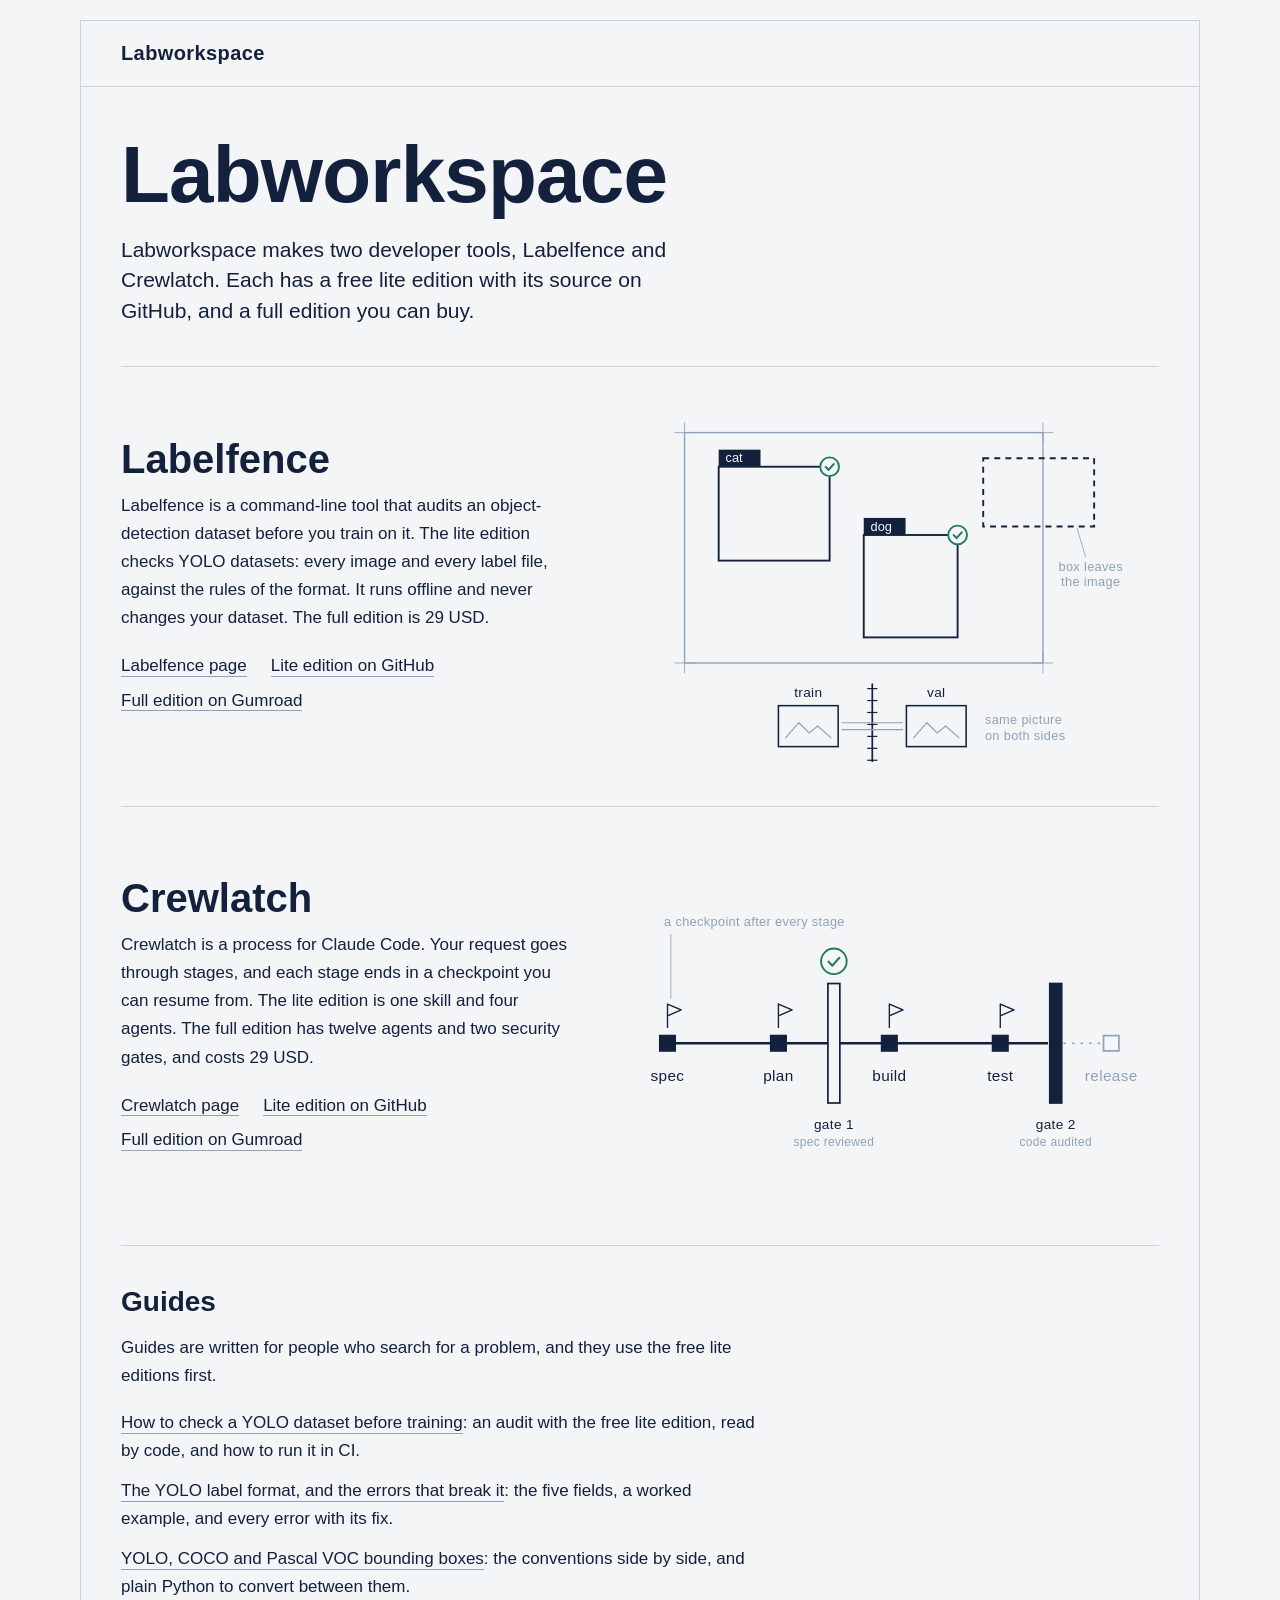
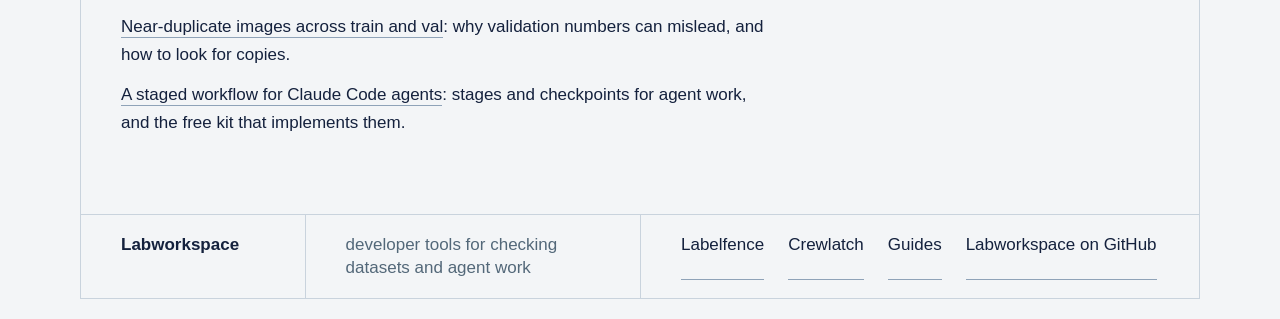
<file: index.html>
<!doctype html>
<html lang="en">
<head>
<meta charset="utf-8">
<meta name="viewport" content="width=device-width, initial-scale=1">
<title>Labworkspace: Labelfence and Crewlatch</title>
<meta name="description" content="Labworkspace makes Labelfence, which audits object-detection datasets, and Crewlatch, a staged process for Claude Code. Both have a free lite edition.">
<link rel="canonical" href="https://lab-work-space.github.io/">
<link rel="stylesheet" href="assets/site.css">
</head>
<body>
<a class="skip" href="#content">Skip to the text</a>
<div class="frame">
<div class="sheet">
<header class="sheethead"><a class="brand" href="./">Labworkspace</a></header>
<main id="content">
<header class="masthead"><h1 id="labworkspace">Labworkspace</h1>
<p>Labworkspace makes two developer tools, Labelfence and Crewlatch. Each has a free lite edition with its source on GitHub, and a full edition you can buy.</p></header>
<section class="entry"><div class="entry-text prose">
<h2 id="labelfence">Labelfence</h2>
<p>Labelfence is a command-line tool that audits an object-detection dataset before you train on it. The lite edition checks YOLO datasets: every image and every label file, against the rules of the format. It runs offline and never changes your dataset. The full edition is 29 USD.</p>
<ul><li><a href="labelfence/">Labelfence page</a></li><li><a href="https://github.com/Lab-Work-Space/labelfence-lite" rel="noreferrer">Lite edition on GitHub</a></li><li><a href="https://labworkspace.gumroad.com/l/labelfence" rel="noreferrer">Full edition on Gumroad</a></li></ul>
</div><figure class="drawing" role="img" aria-label="Line drawing: boxes inside an image frame, one dashed box leaving the frame, and one picture on both sides of a train and val fence."><svg viewBox="-4 0 600 420" aria-hidden="true" focusable="false"><rect x="40" y="30" width="420" height="270" fill="none" stroke="#8FA3B8" stroke-width="1.6"/><path d="M28 30 H52 M40 18 V42" stroke="#8FA3B8" stroke-width="1"/><path d="M448 30 H472 M460 18 V42" stroke="#8FA3B8" stroke-width="1"/><path d="M28 300 H52 M40 288 V312" stroke="#8FA3B8" stroke-width="1"/><path d="M448 300 H472 M460 288 V312" stroke="#8FA3B8" stroke-width="1"/><rect x="80" y="70" width="130" height="110" fill="none" stroke="#14213D" stroke-width="2.2"/><rect x="80" y="50" width="49" height="20" fill="#14213D"/><text x="88" y="65" font-family="'DIN Alternate', 'DIN 2014', Bahnschrift, 'Roboto Condensed', 'Arial Narrow', sans-serif" font-size="15" fill="#F3F5F7">cat</text><circle cx="210" cy="70" r="11" fill="#F3F5F7" stroke="#1F7A5C" stroke-width="2.2"/><path d="M205.4 70.2 l3.3 3.5 l6.1 -6.8" fill="none" stroke="#1F7A5C" stroke-width="2.4" stroke-linecap="round" stroke-linejoin="round"/><rect x="250" y="150" width="110" height="120" fill="none" stroke="#14213D" stroke-width="2.2"/><rect x="250" y="130" width="49" height="20" fill="#14213D"/><text x="258" y="145" font-family="'DIN Alternate', 'DIN 2014', Bahnschrift, 'Roboto Condensed', 'Arial Narrow', sans-serif" font-size="15" fill="#F3F5F7">dog</text><circle cx="360" cy="150" r="11" fill="#F3F5F7" stroke="#1F7A5C" stroke-width="2.2"/><path d="M355.4 150.2 l3.3 3.5 l6.1 -6.8" fill="none" stroke="#1F7A5C" stroke-width="2.4" stroke-linecap="round" stroke-linejoin="round"/><rect x="390" y="60" width="130" height="80" fill="none" stroke="#14213D" stroke-width="2.2" stroke-dasharray="7 6"/><path d="M500 142 L510 176" stroke="#8FA3B8" stroke-width="1" fill="none"/><text x="516" y="192" font-family="'DIN Alternate', 'DIN 2014', Bahnschrift, 'Roboto Condensed', 'Arial Narrow', sans-serif" font-size="15" fill="#8FA3B8" text-anchor="middle" letter-spacing="0.4">box leaves</text><text x="516" y="210" font-family="'DIN Alternate', 'DIN 2014', Bahnschrift, 'Roboto Condensed', 'Arial Narrow', sans-serif" font-size="15" fill="#8FA3B8" text-anchor="middle" letter-spacing="0.4">the image</text><path d="M260 324 V416" stroke="#14213D" stroke-width="2"/><path d="M254 330 H266" stroke="#14213D" stroke-width="1.4"/><path d="M254 344 H266" stroke="#14213D" stroke-width="1.4"/><path d="M254 358 H266" stroke="#14213D" stroke-width="1.4"/><path d="M254 372 H266" stroke="#14213D" stroke-width="1.4"/><path d="M254 386 H266" stroke="#14213D" stroke-width="1.4"/><path d="M254 400 H266" stroke="#14213D" stroke-width="1.4"/><path d="M254 414 H266" stroke="#14213D" stroke-width="1.4"/><rect x="150" y="350" width="70" height="48" fill="none" stroke="#14213D" stroke-width="1.8"/><path d="M158 388 l16 -18 l12 12 l10 -8 l16 14" fill="none" stroke="#8FA3B8" stroke-width="1.4"/><rect x="300" y="350" width="70" height="48" fill="none" stroke="#14213D" stroke-width="1.8"/><path d="M308 388 l16 -18 l12 12 l10 -8 l16 14" fill="none" stroke="#8FA3B8" stroke-width="1.4"/><path d="M224 370 H296 M224 378 H296" stroke="#8FA3B8" stroke-width="1.4"/><text x="185" y="340" font-family="'DIN Alternate', 'DIN 2014', Bahnschrift, 'Roboto Condensed', 'Arial Narrow', sans-serif" font-size="16" fill="#14213D" text-anchor="middle" letter-spacing="0.4">train</text><text x="335" y="340" font-family="'DIN Alternate', 'DIN 2014', Bahnschrift, 'Roboto Condensed', 'Arial Narrow', sans-serif" font-size="16" fill="#14213D" text-anchor="middle" letter-spacing="0.4">val</text><text x="392" y="372" font-family="'DIN Alternate', 'DIN 2014', Bahnschrift, 'Roboto Condensed', 'Arial Narrow', sans-serif" font-size="15" fill="#8FA3B8" text-anchor="start" letter-spacing="0.4">same picture</text><text x="392" y="390" font-family="'DIN Alternate', 'DIN 2014', Bahnschrift, 'Roboto Condensed', 'Arial Narrow', sans-serif" font-size="15" fill="#8FA3B8" text-anchor="start" letter-spacing="0.4">on both sides</text></svg></figure></section>
<section class="entry"><div class="entry-text prose">
<h2 id="crewlatch">Crewlatch</h2>
<p>Crewlatch is a process for Claude Code. Your request goes through stages, and each stage ends in a checkpoint you can resume from. The lite edition is one skill and four agents. The full edition has twelve agents and two security gates, and costs 29 USD.</p>
<ul><li><a href="crewlatch/">Crewlatch page</a></li><li><a href="https://github.com/Lab-Work-Space/crewlatch-lite" rel="noreferrer">Lite edition on GitHub</a></li><li><a href="https://labworkspace.gumroad.com/l/crewlatch" rel="noreferrer">Full edition on Gumroad</a></li></ul>
</div><figure class="drawing" role="img" aria-label="Line drawing: five stages on a rail, two gates, and a checkpoint flag on every finished stage. Gate 1 is open and marked as inspected; gate 2 is closed."><svg viewBox="-4 0 600 420" aria-hidden="true" focusable="false"><path d="M20 230 H466" stroke="#14213D" stroke-width="3" fill="none"/><path d="M484 230 H540" stroke="#8FA3B8" stroke-width="2" stroke-dasharray="3 7" fill="none"/><rect x="11" y="221" width="18" height="18" fill="#14213D" stroke="#14213D" stroke-width="2"/><text x="20" y="274" font-family="'DIN Alternate', 'DIN 2014', Bahnschrift, 'Roboto Condensed', 'Arial Narrow', sans-serif" font-size="18" fill="#14213D" text-anchor="middle" letter-spacing="0.4">spec</text><rect x="141" y="221" width="18" height="18" fill="#14213D" stroke="#14213D" stroke-width="2"/><text x="150" y="274" font-family="'DIN Alternate', 'DIN 2014', Bahnschrift, 'Roboto Condensed', 'Arial Narrow', sans-serif" font-size="18" fill="#14213D" text-anchor="middle" letter-spacing="0.4">plan</text><rect x="271" y="221" width="18" height="18" fill="#14213D" stroke="#14213D" stroke-width="2"/><text x="280" y="274" font-family="'DIN Alternate', 'DIN 2014', Bahnschrift, 'Roboto Condensed', 'Arial Narrow', sans-serif" font-size="18" fill="#14213D" text-anchor="middle" letter-spacing="0.4">build</text><rect x="401" y="221" width="18" height="18" fill="#14213D" stroke="#14213D" stroke-width="2"/><text x="410" y="274" font-family="'DIN Alternate', 'DIN 2014', Bahnschrift, 'Roboto Condensed', 'Arial Narrow', sans-serif" font-size="18" fill="#14213D" text-anchor="middle" letter-spacing="0.4">test</text><rect x="531" y="221" width="18" height="18" fill="#F3F5F7" stroke="#8FA3B8" stroke-width="2"/><text x="540" y="274" font-family="'DIN Alternate', 'DIN 2014', Bahnschrift, 'Roboto Condensed', 'Arial Narrow', sans-serif" font-size="18" fill="#8FA3B8" text-anchor="middle" letter-spacing="0.4">release</text><path d="M20 212 V184 l16 7 l-16 7" fill="none" stroke="#14213D" stroke-width="1.6" stroke-linejoin="round"/><path d="M150 212 V184 l16 7 l-16 7" fill="none" stroke="#14213D" stroke-width="1.6" stroke-linejoin="round"/><path d="M280 212 V184 l16 7 l-16 7" fill="none" stroke="#14213D" stroke-width="1.6" stroke-linejoin="round"/><path d="M410 212 V184 l16 7 l-16 7" fill="none" stroke="#14213D" stroke-width="1.6" stroke-linejoin="round"/><path d="M24 178 L24 102" stroke="#8FA3B8" stroke-width="1" fill="none"/><text x="16" y="92" font-family="'DIN Alternate', 'DIN 2014', Bahnschrift, 'Roboto Condensed', 'Arial Narrow', sans-serif" font-size="15" fill="#8FA3B8" text-anchor="start" letter-spacing="0.4">a checkpoint after every stage</text><rect x="208" y="160" width="14" height="140" fill="#F3F5F7" stroke="#14213D" stroke-width="2"/><circle cx="215" cy="134" r="15" fill="#F3F5F7" stroke="#1F7A5C" stroke-width="2.2"/><path d="M208.7 134.3 l4.5 4.8 l8.2 -9.3" fill="none" stroke="#1F7A5C" stroke-width="2.4" stroke-linecap="round" stroke-linejoin="round"/><text x="215" y="330" font-family="'DIN Alternate', 'DIN 2014', Bahnschrift, 'Roboto Condensed', 'Arial Narrow', sans-serif" font-size="16" fill="#14213D" text-anchor="middle" letter-spacing="0.4">gate 1</text><text x="215" y="350" font-family="'DIN Alternate', 'DIN 2014', Bahnschrift, 'Roboto Condensed', 'Arial Narrow', sans-serif" font-size="14" fill="#8FA3B8" text-anchor="middle" letter-spacing="0.4">spec reviewed</text><rect x="468" y="160" width="14" height="140" fill="#14213D" stroke="#14213D" stroke-width="2"/><text x="475" y="330" font-family="'DIN Alternate', 'DIN 2014', Bahnschrift, 'Roboto Condensed', 'Arial Narrow', sans-serif" font-size="16" fill="#14213D" text-anchor="middle" letter-spacing="0.4">gate 2</text><text x="475" y="350" font-family="'DIN Alternate', 'DIN 2014', Bahnschrift, 'Roboto Condensed', 'Arial Narrow', sans-serif" font-size="14" fill="#8FA3B8" text-anchor="middle" letter-spacing="0.4">code audited</text></svg></figure></section>
<section class="plain prose">
<h2 id="guides">Guides</h2>
<p>Guides are written for people who search for a problem, and they use the free lite editions first.</p>
<ul><li><a href="guides/check-yolo-dataset/">How to check a YOLO dataset before training</a>: an audit with the free lite edition, read by code, and how to run it in CI.</li><li><a href="guides/yolo-label-format-errors/">The YOLO label format, and the errors that break it</a>: the five fields, a worked example, and every error with its fix.</li><li><a href="guides/bounding-box-formats/">YOLO, COCO and Pascal VOC bounding boxes</a>: the conventions side by side, and plain Python to convert between them.</li><li><a href="guides/train-val-leakage/">Near-duplicate images across train and val</a>: why validation numbers can mislead, and how to look for copies.</li><li><a href="guides/claude-code-staged-workflow/">A staged workflow for Claude Code agents</a>: stages and checkpoints for agent work, and the free kit that implements them.</li></ul>
</section>
</main>
<footer class="titleblock">
<div class="tb-brand"><a href="./"><strong>Labworkspace</strong></a></div>
<div class="tb-sheet">developer tools for checking datasets and agent work</div>
<nav class="tb-links" aria-label="Site"><a href="labelfence/">Labelfence</a> <a href="crewlatch/">Crewlatch</a> <a href="./#guides">Guides</a> <a href="https://github.com/Lab-Work-Space" rel="noreferrer">Labworkspace on GitHub</a></nav>
</footer>
</div>
</div>
</body>
</html>
</file>
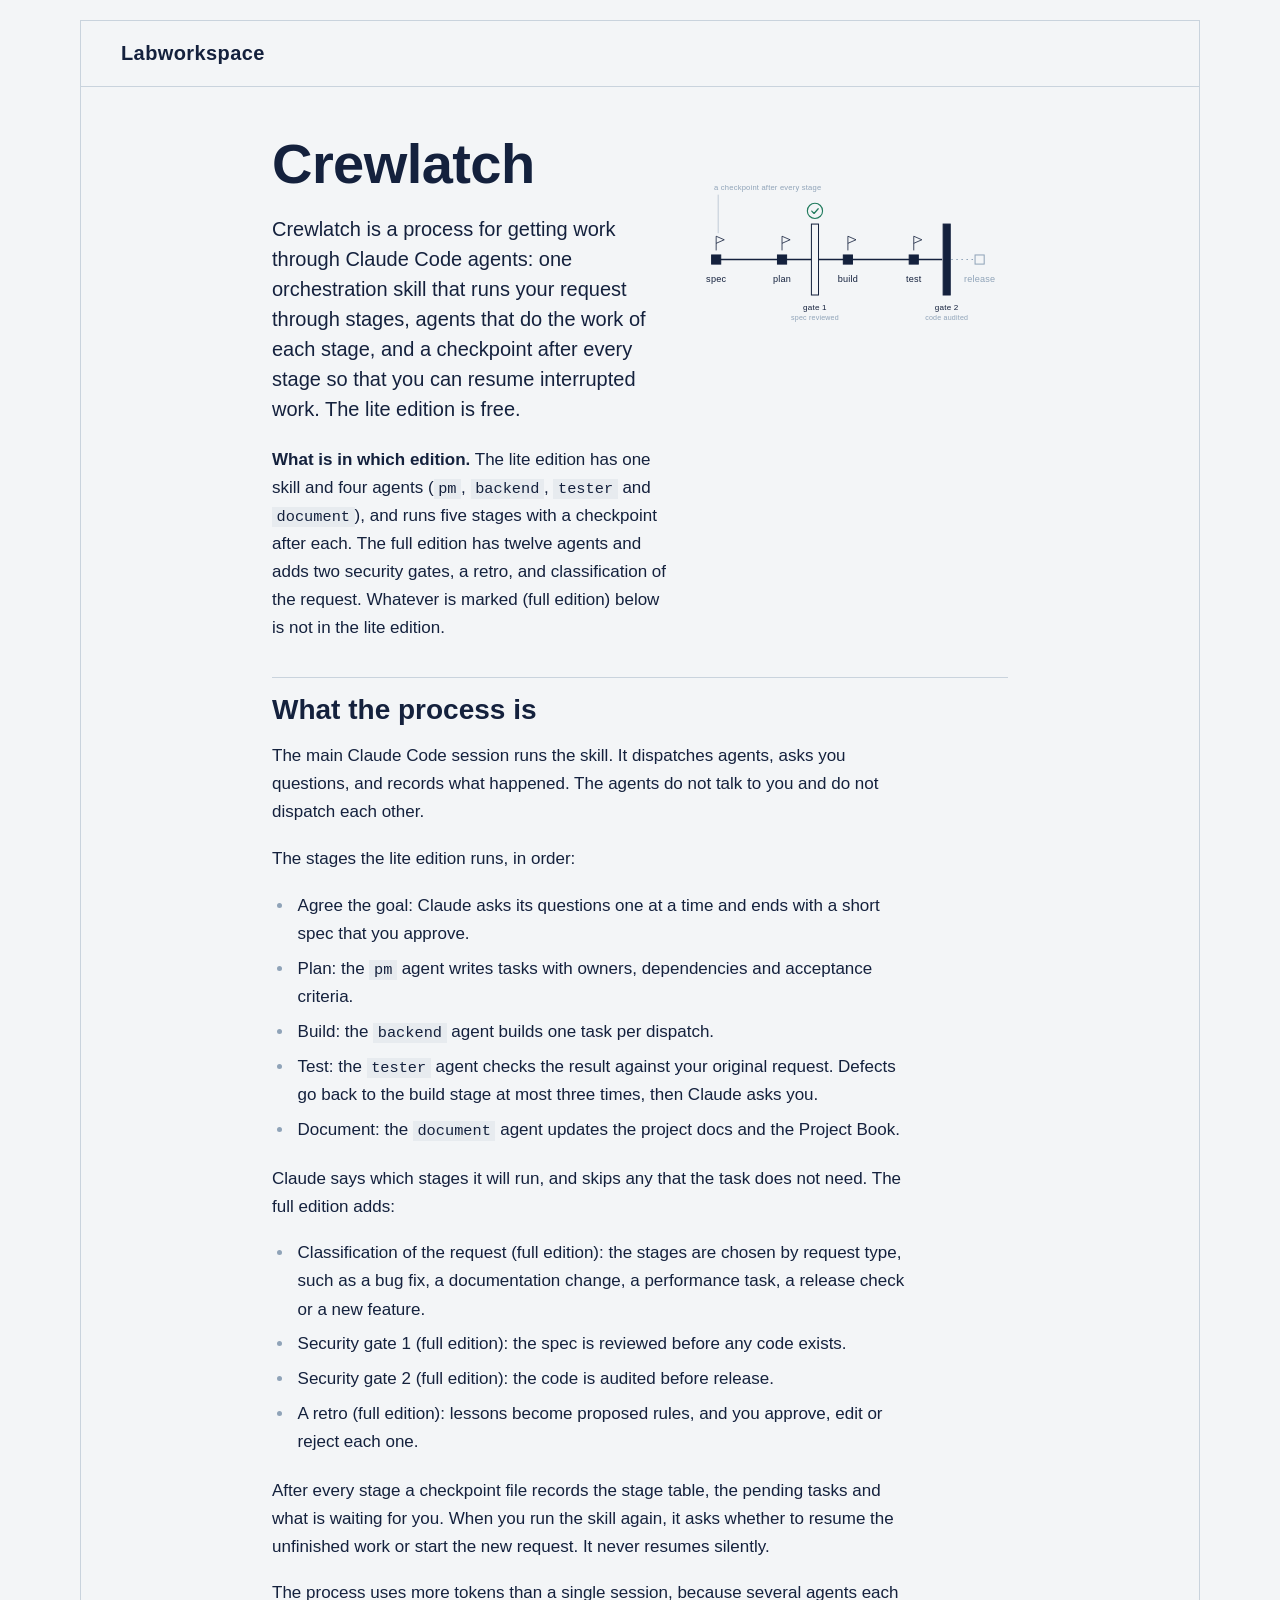
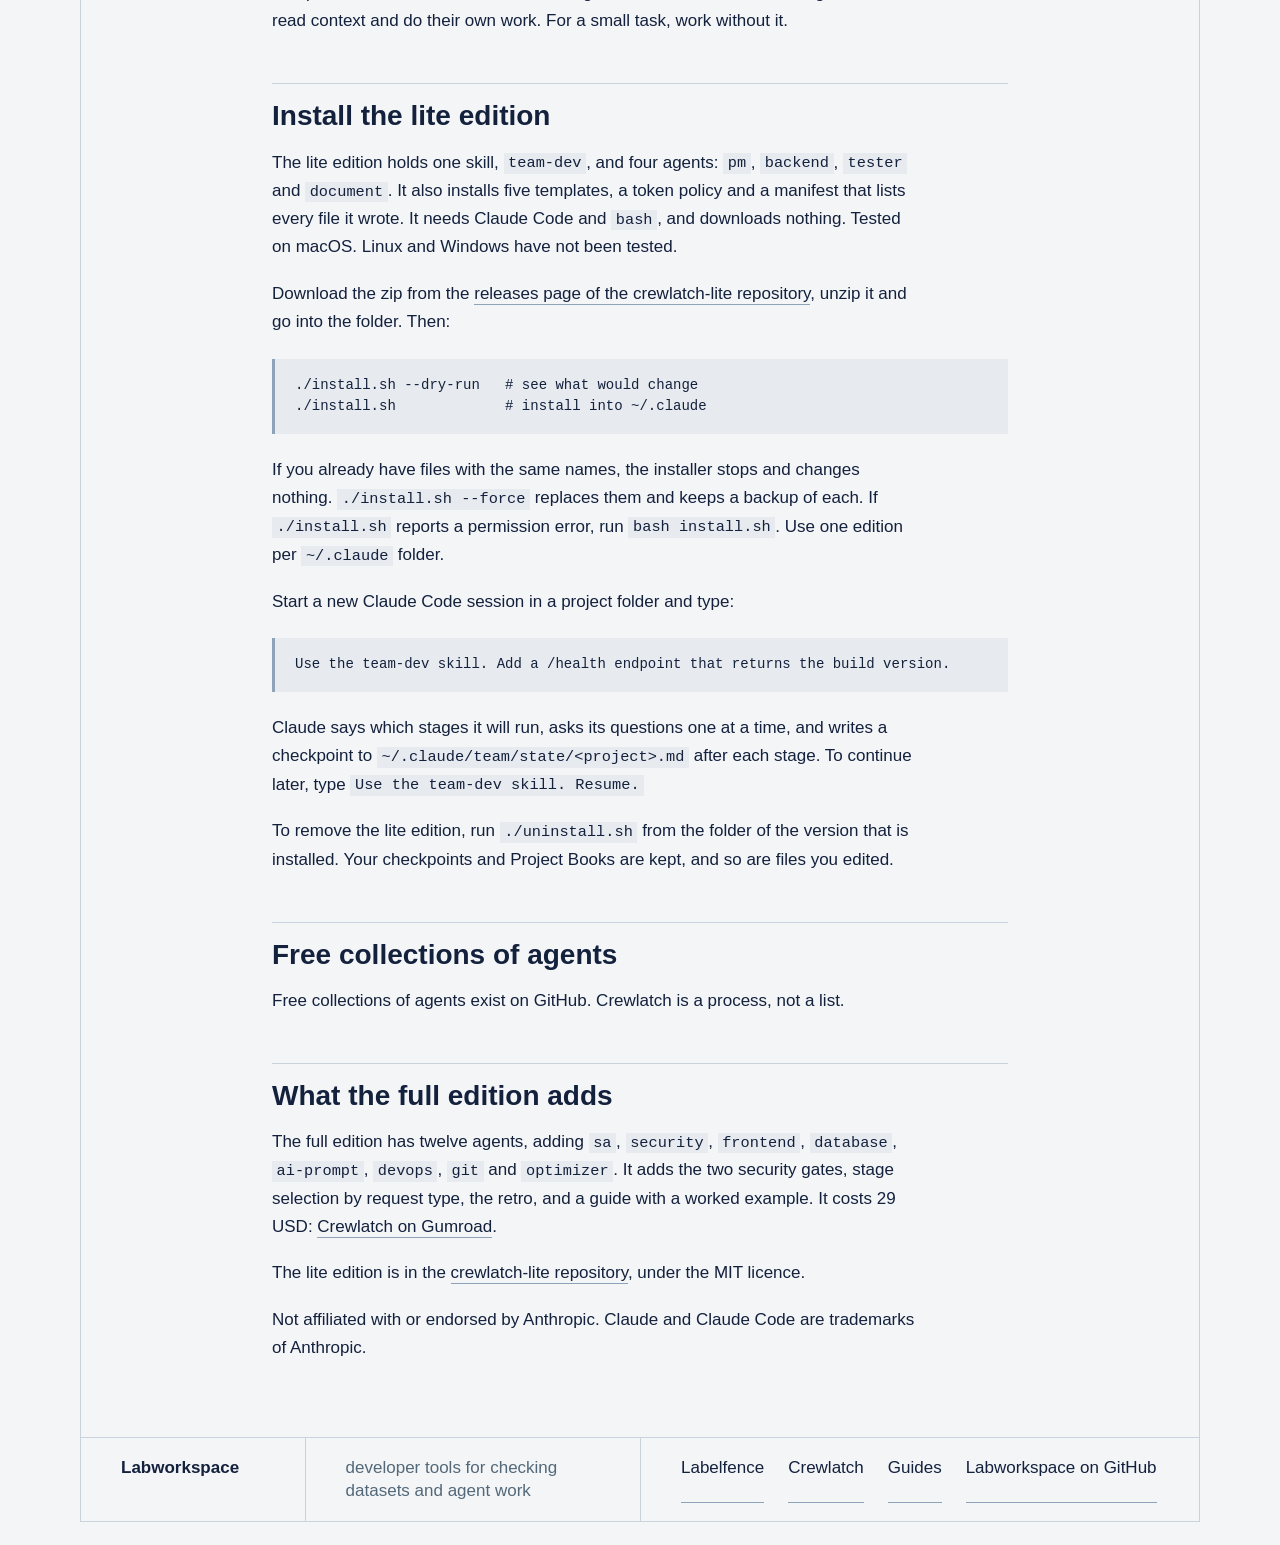
<file: crewlatch/index.html>
<!doctype html>
<html lang="en">
<head>
<meta charset="utf-8">
<meta name="viewport" content="width=device-width, initial-scale=1">
<title>Crewlatch: a staged process for Claude Code agents</title>
<meta name="description" content="Crewlatch runs a request through stages, security gates and checkpoints in Claude Code. The lite edition, with one skill and four agents, is free.">
<link rel="canonical" href="https://lab-work-space.github.io/crewlatch/">
<link rel="stylesheet" href="../assets/site.css">
</head>
<body>
<a class="skip" href="#content">Skip to the text</a>
<div class="frame">
<div class="sheet">
<header class="sheethead"><a class="brand" href="../">Labworkspace</a></header>
<main id="content">
<div class="column">
<header class="pagehead"><div class="prose">
<h1 id="crewlatch">Crewlatch</h1>
<p>Crewlatch is a process for getting work through Claude Code agents: one orchestration skill that runs your request through stages, agents that do the work of each stage, and a checkpoint after every stage so that you can resume interrupted work. The lite edition is free.</p>
<p><strong>What is in which edition.</strong> The lite edition has one skill and four agents (<code>pm</code>, <code>backend</code>, <code>tester</code> and <code>document</code>), and runs five stages with a checkpoint after each. The full edition has twelve agents and adds two security gates, a retro, and classification of the request. Whatever is marked (full edition) below is not in the lite edition.</p>
</div><figure class="drawing" role="img" aria-label="Line drawing: five stages on a rail, two gates, and a checkpoint flag on every finished stage. Gate 1 is open and marked as inspected; gate 2 is closed."><svg viewBox="-4 0 600 420" aria-hidden="true" focusable="false"><path d="M20 230 H466" stroke="#14213D" stroke-width="3" fill="none"/><path d="M484 230 H540" stroke="#8FA3B8" stroke-width="2" stroke-dasharray="3 7" fill="none"/><rect x="11" y="221" width="18" height="18" fill="#14213D" stroke="#14213D" stroke-width="2"/><text x="20" y="274" font-family="'DIN Alternate', 'DIN 2014', Bahnschrift, 'Roboto Condensed', 'Arial Narrow', sans-serif" font-size="18" fill="#14213D" text-anchor="middle" letter-spacing="0.4">spec</text><rect x="141" y="221" width="18" height="18" fill="#14213D" stroke="#14213D" stroke-width="2"/><text x="150" y="274" font-family="'DIN Alternate', 'DIN 2014', Bahnschrift, 'Roboto Condensed', 'Arial Narrow', sans-serif" font-size="18" fill="#14213D" text-anchor="middle" letter-spacing="0.4">plan</text><rect x="271" y="221" width="18" height="18" fill="#14213D" stroke="#14213D" stroke-width="2"/><text x="280" y="274" font-family="'DIN Alternate', 'DIN 2014', Bahnschrift, 'Roboto Condensed', 'Arial Narrow', sans-serif" font-size="18" fill="#14213D" text-anchor="middle" letter-spacing="0.4">build</text><rect x="401" y="221" width="18" height="18" fill="#14213D" stroke="#14213D" stroke-width="2"/><text x="410" y="274" font-family="'DIN Alternate', 'DIN 2014', Bahnschrift, 'Roboto Condensed', 'Arial Narrow', sans-serif" font-size="18" fill="#14213D" text-anchor="middle" letter-spacing="0.4">test</text><rect x="531" y="221" width="18" height="18" fill="#F3F5F7" stroke="#8FA3B8" stroke-width="2"/><text x="540" y="274" font-family="'DIN Alternate', 'DIN 2014', Bahnschrift, 'Roboto Condensed', 'Arial Narrow', sans-serif" font-size="18" fill="#8FA3B8" text-anchor="middle" letter-spacing="0.4">release</text><path d="M20 212 V184 l16 7 l-16 7" fill="none" stroke="#14213D" stroke-width="1.6" stroke-linejoin="round"/><path d="M150 212 V184 l16 7 l-16 7" fill="none" stroke="#14213D" stroke-width="1.6" stroke-linejoin="round"/><path d="M280 212 V184 l16 7 l-16 7" fill="none" stroke="#14213D" stroke-width="1.6" stroke-linejoin="round"/><path d="M410 212 V184 l16 7 l-16 7" fill="none" stroke="#14213D" stroke-width="1.6" stroke-linejoin="round"/><path d="M24 178 L24 102" stroke="#8FA3B8" stroke-width="1" fill="none"/><text x="16" y="92" font-family="'DIN Alternate', 'DIN 2014', Bahnschrift, 'Roboto Condensed', 'Arial Narrow', sans-serif" font-size="15" fill="#8FA3B8" text-anchor="start" letter-spacing="0.4">a checkpoint after every stage</text><rect x="208" y="160" width="14" height="140" fill="#F3F5F7" stroke="#14213D" stroke-width="2"/><circle cx="215" cy="134" r="15" fill="#F3F5F7" stroke="#1F7A5C" stroke-width="2.2"/><path d="M208.7 134.3 l4.5 4.8 l8.2 -9.3" fill="none" stroke="#1F7A5C" stroke-width="2.4" stroke-linecap="round" stroke-linejoin="round"/><text x="215" y="330" font-family="'DIN Alternate', 'DIN 2014', Bahnschrift, 'Roboto Condensed', 'Arial Narrow', sans-serif" font-size="16" fill="#14213D" text-anchor="middle" letter-spacing="0.4">gate 1</text><text x="215" y="350" font-family="'DIN Alternate', 'DIN 2014', Bahnschrift, 'Roboto Condensed', 'Arial Narrow', sans-serif" font-size="14" fill="#8FA3B8" text-anchor="middle" letter-spacing="0.4">spec reviewed</text><rect x="468" y="160" width="14" height="140" fill="#14213D" stroke="#14213D" stroke-width="2"/><text x="475" y="330" font-family="'DIN Alternate', 'DIN 2014', Bahnschrift, 'Roboto Condensed', 'Arial Narrow', sans-serif" font-size="16" fill="#14213D" text-anchor="middle" letter-spacing="0.4">gate 2</text><text x="475" y="350" font-family="'DIN Alternate', 'DIN 2014', Bahnschrift, 'Roboto Condensed', 'Arial Narrow', sans-serif" font-size="14" fill="#8FA3B8" text-anchor="middle" letter-spacing="0.4">code audited</text></svg></figure></header>
<article class="prose">
<h2 id="what-the-process-is">What the process is</h2>
<p>The main Claude Code session runs the skill. It dispatches agents, asks you questions, and records what happened. The agents do not talk to you and do not dispatch each other.</p>
<p>The stages the lite edition runs, in order:</p>
<ul><li>Agree the goal: Claude asks its questions one at a time and ends with a short spec that you approve.</li><li>Plan: the <code>pm</code> agent writes tasks with owners, dependencies and acceptance criteria.</li><li>Build: the <code>backend</code> agent builds one task per dispatch.</li><li>Test: the <code>tester</code> agent checks the result against your original request. Defects go back to the build stage at most three times, then Claude asks you.</li><li>Document: the <code>document</code> agent updates the project docs and the Project Book.</li></ul>
<p>Claude says which stages it will run, and skips any that the task does not need. The full edition adds:</p>
<ul><li>Classification of the request (full edition): the stages are chosen by request type, such as a bug fix, a documentation change, a performance task, a release check or a new feature.</li><li>Security gate 1 (full edition): the spec is reviewed before any code exists.</li><li>Security gate 2 (full edition): the code is audited before release.</li><li>A retro (full edition): lessons become proposed rules, and you approve, edit or reject each one.</li></ul>
<p>After every stage a checkpoint file records the stage table, the pending tasks and what is waiting for you. When you run the skill again, it asks whether to resume the unfinished work or start the new request. It never resumes silently.</p>
<p>The process uses more tokens than a single session, because several agents each read context and do their own work. For a small task, work without it.</p>
<h2 id="install-the-lite-edition">Install the lite edition</h2>
<p>The lite edition holds one skill, <code>team-dev</code>, and four agents: <code>pm</code>, <code>backend</code>, <code>tester</code> and <code>document</code>. It also installs five templates, a token policy and a manifest that lists every file it wrote. It needs Claude Code and <code>bash</code>, and downloads nothing. Tested on macOS. Linux and Windows have not been tested.</p>
<p>Download the zip from the <a href="https://github.com/Lab-Work-Space/crewlatch-lite/releases" rel="noreferrer">releases page of the crewlatch-lite repository</a>, unzip it and go into the folder. Then:</p>
<pre tabindex="0"><code>./install.sh --dry-run   # see what would change
./install.sh             # install into ~/.claude</code></pre>
<p>If you already have files with the same names, the installer stops and changes nothing. <code>./install.sh --force</code> replaces them and keeps a backup of each. If <code>./install.sh</code> reports a permission error, run <code>bash install.sh</code>. Use one edition per <code>~/.claude</code> folder.</p>
<p>Start a new Claude Code session in a project folder and type:</p>
<pre tabindex="0"><code>Use the team-dev skill. Add a /health endpoint that returns the build version.</code></pre>
<p>Claude says which stages it will run, asks its questions one at a time, and writes a checkpoint to <code>~/.claude/team/state/&lt;project&gt;.md</code> after each stage. To continue later, type <code>Use the team-dev skill. Resume.</code></p>
<p>To remove the lite edition, run <code>./uninstall.sh</code> from the folder of the version that is installed. Your checkpoints and Project Books are kept, and so are files you edited.</p>
<h2 id="free-collections-of-agents">Free collections of agents</h2>
<p>Free collections of agents exist on GitHub. Crewlatch is a process, not a list.</p>
<h2 id="what-the-full-edition-adds">What the full edition adds</h2>
<p>The full edition has twelve agents, adding <code>sa</code>, <code>security</code>, <code>frontend</code>, <code>database</code>, <code>ai-prompt</code>, <code>devops</code>, <code>git</code> and <code>optimizer</code>. It adds the two security gates, stage selection by request type, the retro, and a guide with a worked example. It costs 29 USD: <a href="https://labworkspace.gumroad.com/l/crewlatch" rel="noreferrer">Crewlatch on Gumroad</a>.</p>
<p>The lite edition is in the <a href="https://github.com/Lab-Work-Space/crewlatch-lite" rel="noreferrer">crewlatch-lite repository</a>, under the MIT licence.</p>
<p>Not affiliated with or endorsed by Anthropic. Claude and Claude Code are trademarks of Anthropic.</p>
</article>
</div>
</main>
<footer class="titleblock">
<div class="tb-brand"><a href="../"><strong>Labworkspace</strong></a></div>
<div class="tb-sheet">developer tools for checking datasets and agent work</div>
<nav class="tb-links" aria-label="Site"><a href="../labelfence/">Labelfence</a> <a href="./">Crewlatch</a> <a href="../#guides">Guides</a> <a href="https://github.com/Lab-Work-Space" rel="noreferrer">Labworkspace on GitHub</a></nav>
</footer>
</div>
</div>
</body>
</html>
</file>
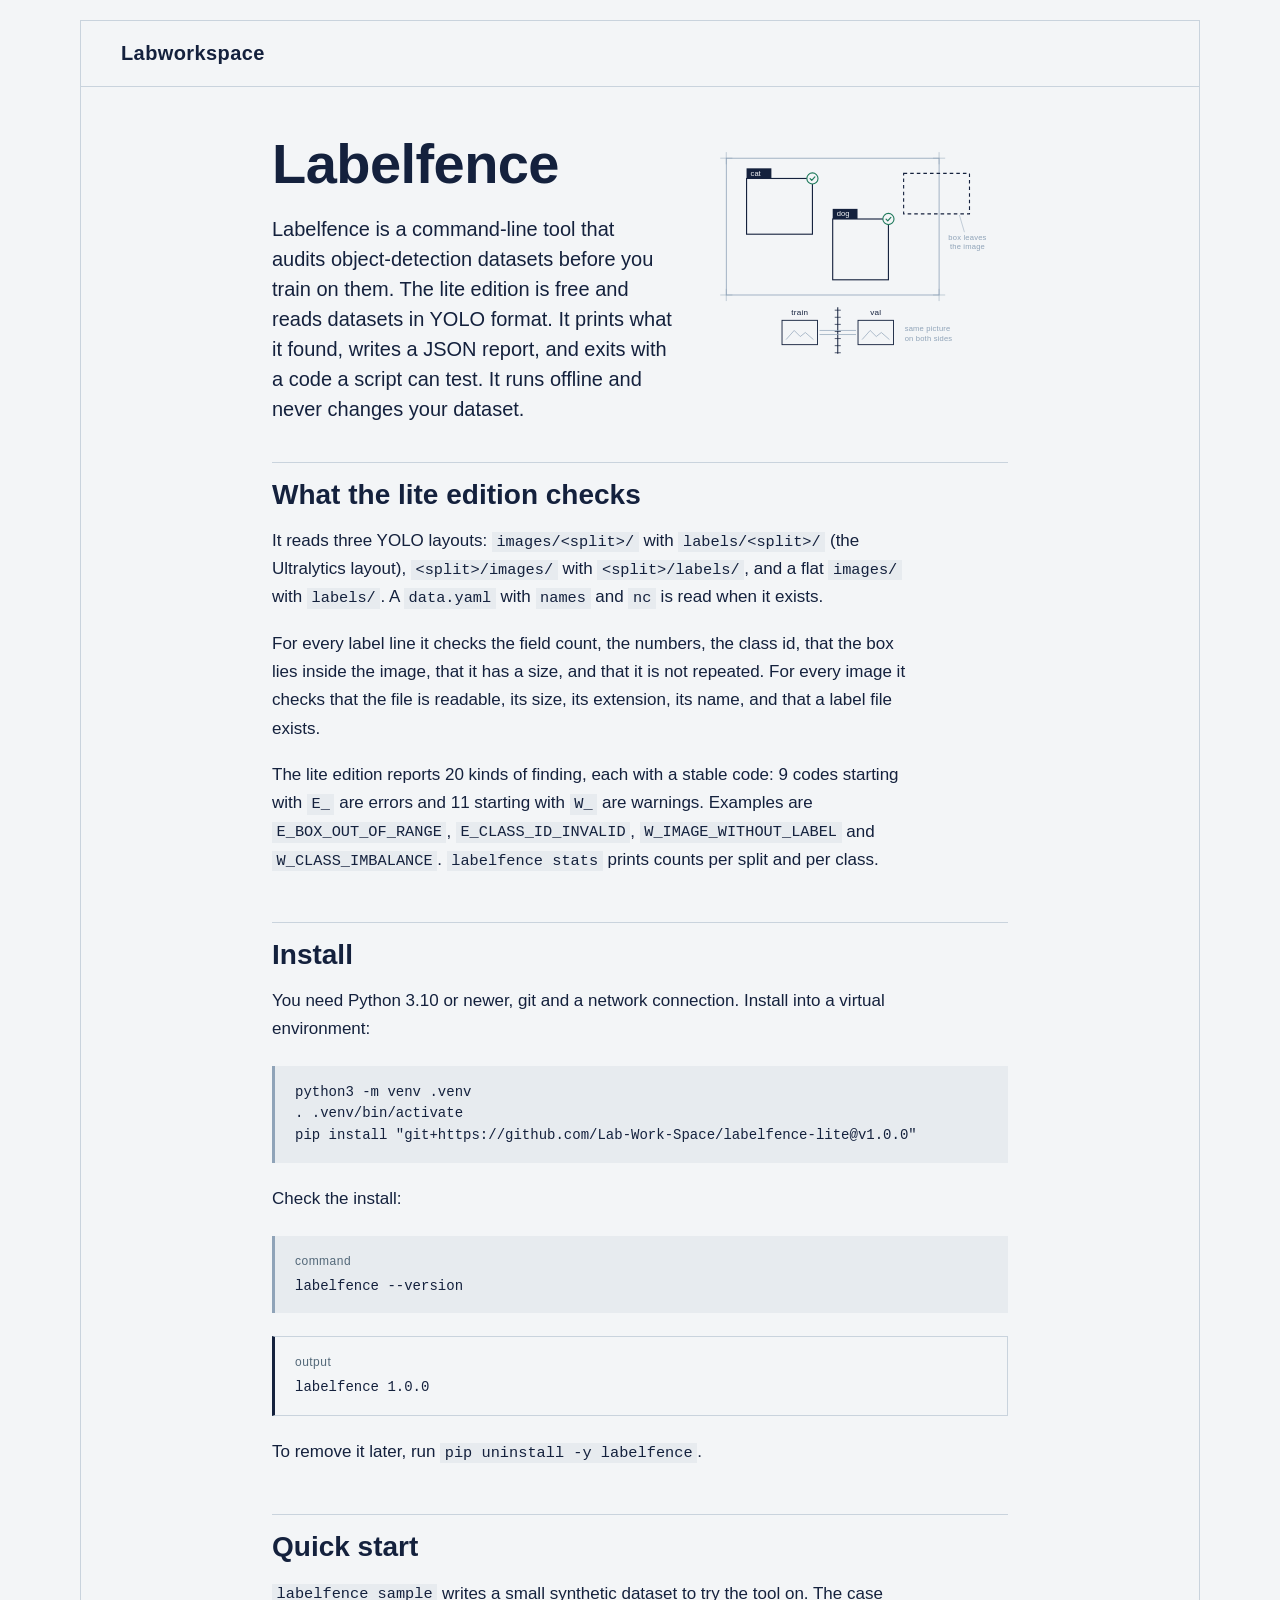
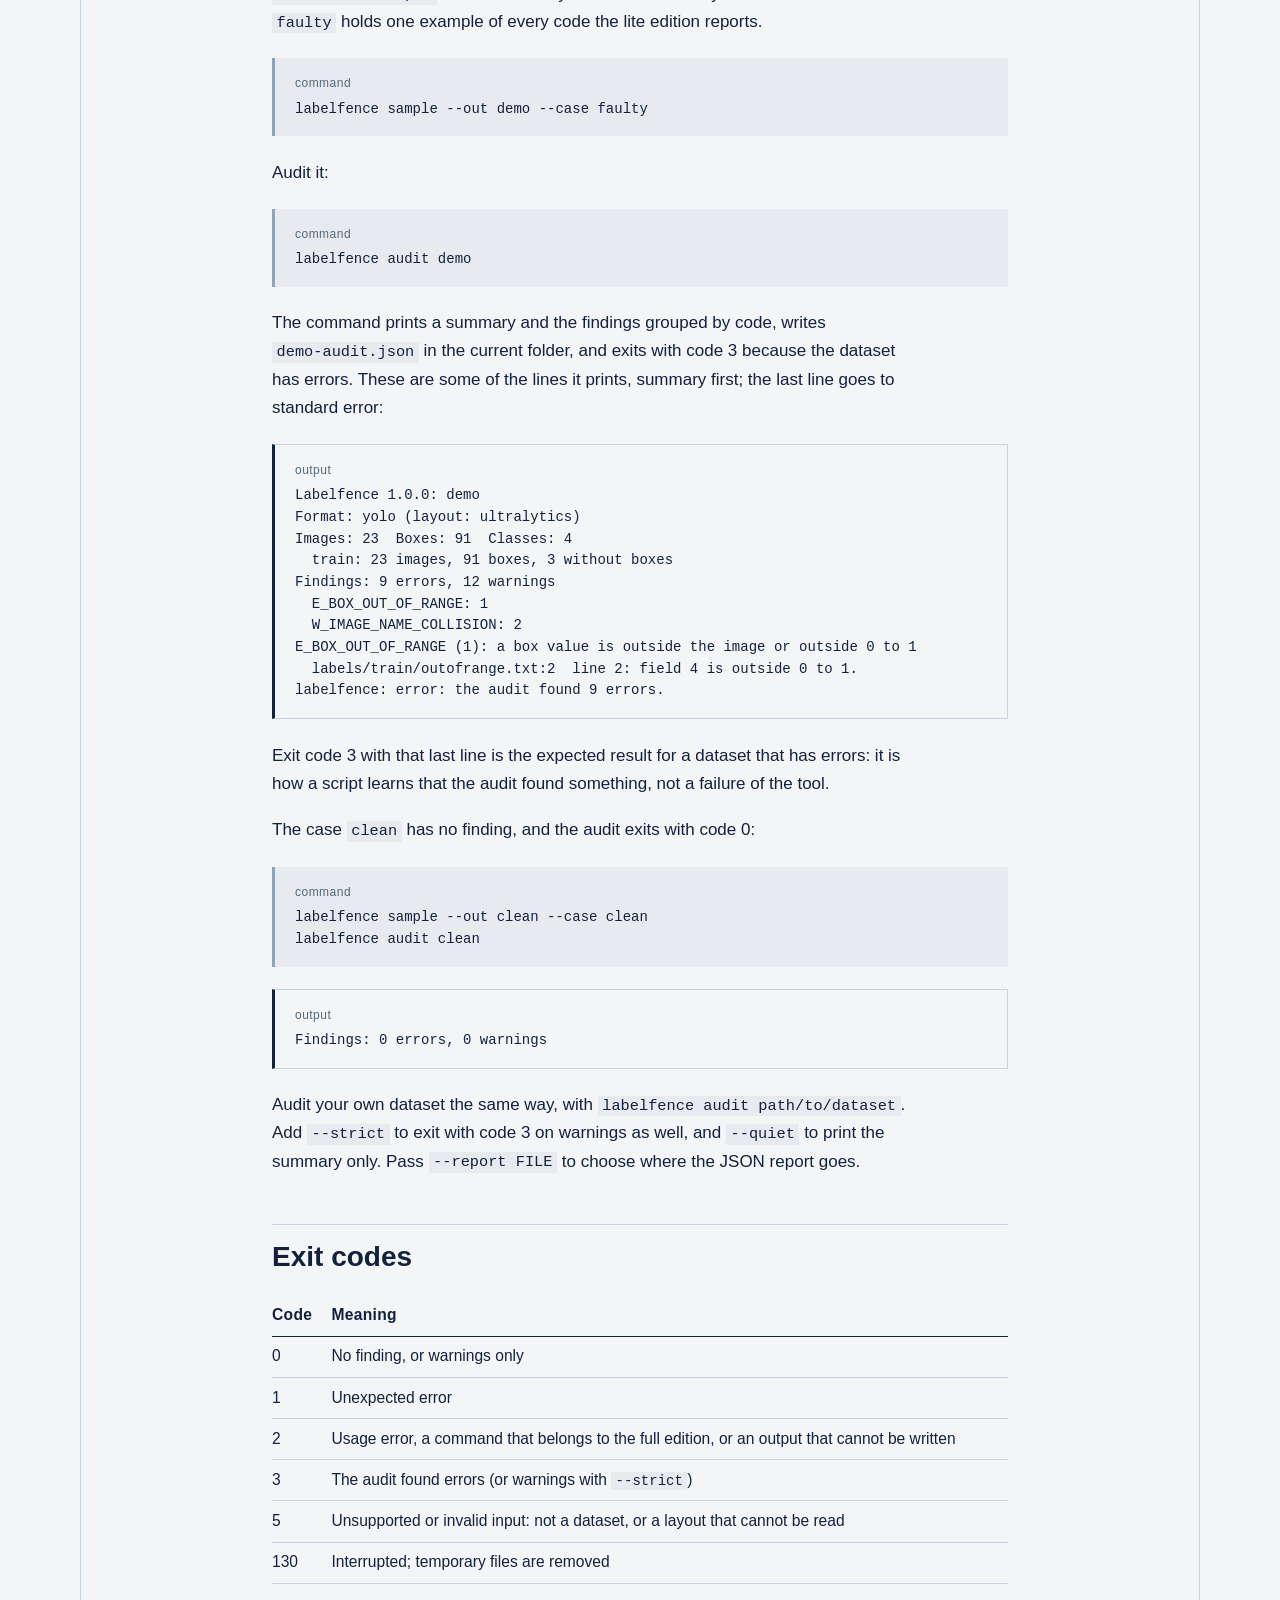
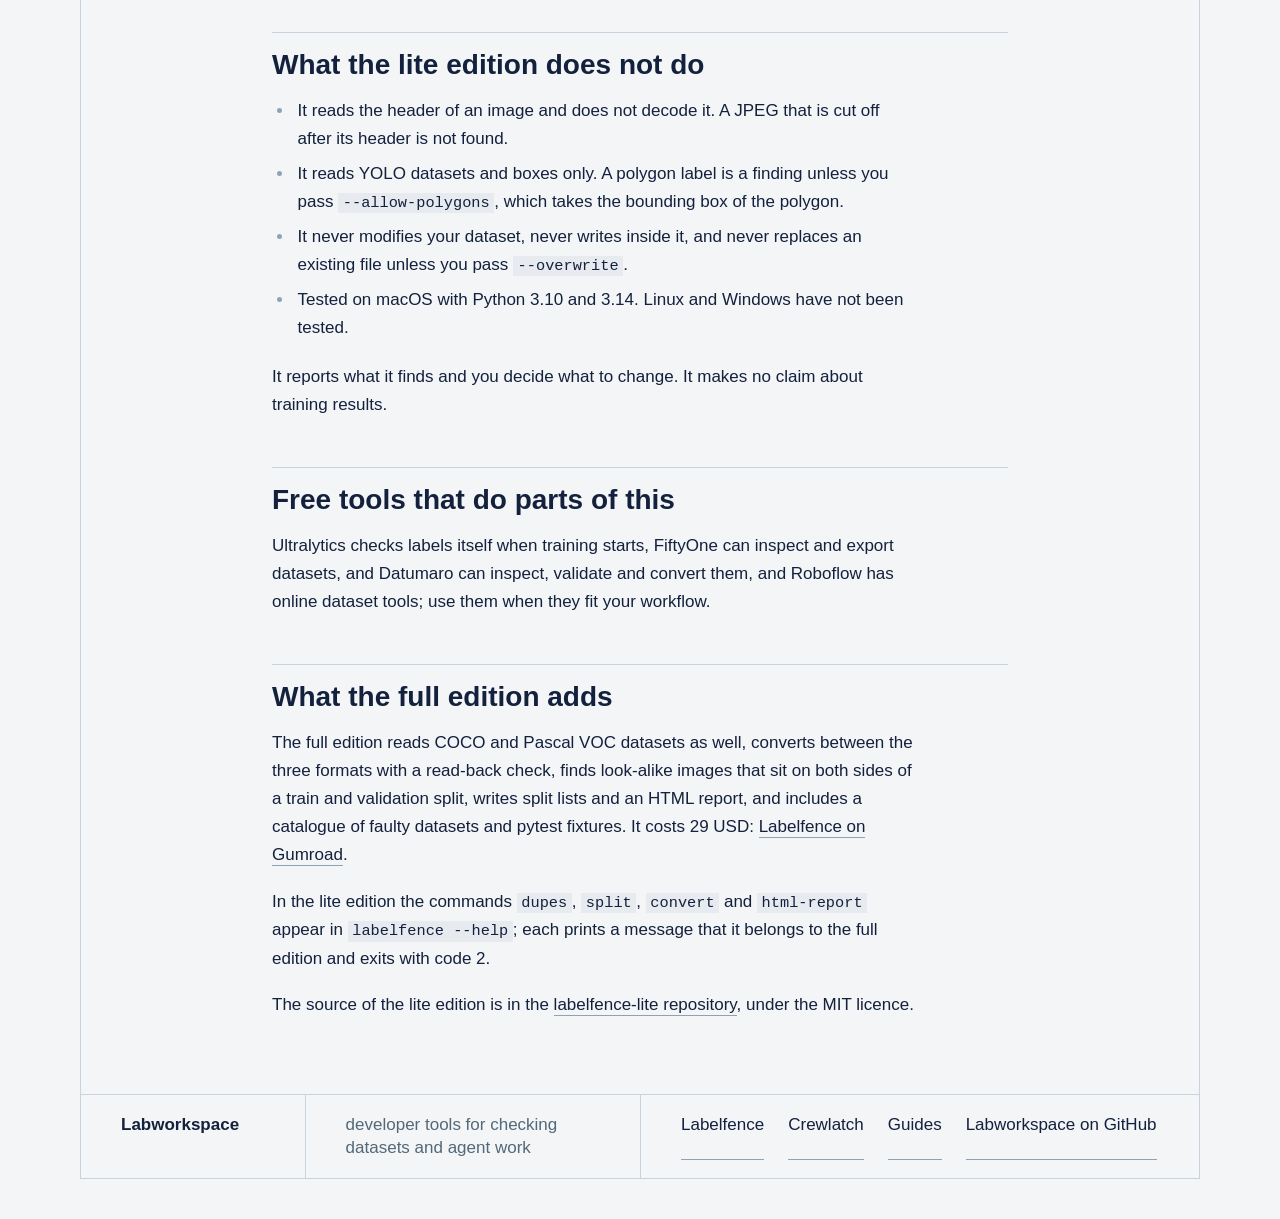
<file: labelfence/index.html>
<!doctype html>
<html lang="en">
<head>
<meta charset="utf-8">
<meta name="viewport" content="width=device-width, initial-scale=1">
<title>Labelfence: audit a YOLO dataset before you train</title>
<meta name="description" content="Labelfence is a command-line tool that checks every image and label file of a YOLO dataset and exits with a code a script can test. The lite edition is free.">
<link rel="canonical" href="https://lab-work-space.github.io/labelfence/">
<link rel="stylesheet" href="../assets/site.css">
</head>
<body>
<a class="skip" href="#content">Skip to the text</a>
<div class="frame">
<div class="sheet">
<header class="sheethead"><a class="brand" href="../">Labworkspace</a></header>
<main id="content">
<div class="column">
<header class="pagehead"><div class="prose">
<h1 id="labelfence">Labelfence</h1>
<p>Labelfence is a command-line tool that audits object-detection datasets before you train on them. The lite edition is free and reads datasets in YOLO format. It prints what it found, writes a JSON report, and exits with a code a script can test. It runs offline and never changes your dataset.</p>
</div><figure class="drawing" role="img" aria-label="Line drawing: boxes inside an image frame, one dashed box leaving the frame, and one picture on both sides of a train and val fence."><svg viewBox="-4 0 600 420" aria-hidden="true" focusable="false"><rect x="40" y="30" width="420" height="270" fill="none" stroke="#8FA3B8" stroke-width="1.6"/><path d="M28 30 H52 M40 18 V42" stroke="#8FA3B8" stroke-width="1"/><path d="M448 30 H472 M460 18 V42" stroke="#8FA3B8" stroke-width="1"/><path d="M28 300 H52 M40 288 V312" stroke="#8FA3B8" stroke-width="1"/><path d="M448 300 H472 M460 288 V312" stroke="#8FA3B8" stroke-width="1"/><rect x="80" y="70" width="130" height="110" fill="none" stroke="#14213D" stroke-width="2.2"/><rect x="80" y="50" width="49" height="20" fill="#14213D"/><text x="88" y="65" font-family="'DIN Alternate', 'DIN 2014', Bahnschrift, 'Roboto Condensed', 'Arial Narrow', sans-serif" font-size="15" fill="#F3F5F7">cat</text><circle cx="210" cy="70" r="11" fill="#F3F5F7" stroke="#1F7A5C" stroke-width="2.2"/><path d="M205.4 70.2 l3.3 3.5 l6.1 -6.8" fill="none" stroke="#1F7A5C" stroke-width="2.4" stroke-linecap="round" stroke-linejoin="round"/><rect x="250" y="150" width="110" height="120" fill="none" stroke="#14213D" stroke-width="2.2"/><rect x="250" y="130" width="49" height="20" fill="#14213D"/><text x="258" y="145" font-family="'DIN Alternate', 'DIN 2014', Bahnschrift, 'Roboto Condensed', 'Arial Narrow', sans-serif" font-size="15" fill="#F3F5F7">dog</text><circle cx="360" cy="150" r="11" fill="#F3F5F7" stroke="#1F7A5C" stroke-width="2.2"/><path d="M355.4 150.2 l3.3 3.5 l6.1 -6.8" fill="none" stroke="#1F7A5C" stroke-width="2.4" stroke-linecap="round" stroke-linejoin="round"/><rect x="390" y="60" width="130" height="80" fill="none" stroke="#14213D" stroke-width="2.2" stroke-dasharray="7 6"/><path d="M500 142 L510 176" stroke="#8FA3B8" stroke-width="1" fill="none"/><text x="516" y="192" font-family="'DIN Alternate', 'DIN 2014', Bahnschrift, 'Roboto Condensed', 'Arial Narrow', sans-serif" font-size="15" fill="#8FA3B8" text-anchor="middle" letter-spacing="0.4">box leaves</text><text x="516" y="210" font-family="'DIN Alternate', 'DIN 2014', Bahnschrift, 'Roboto Condensed', 'Arial Narrow', sans-serif" font-size="15" fill="#8FA3B8" text-anchor="middle" letter-spacing="0.4">the image</text><path d="M260 324 V416" stroke="#14213D" stroke-width="2"/><path d="M254 330 H266" stroke="#14213D" stroke-width="1.4"/><path d="M254 344 H266" stroke="#14213D" stroke-width="1.4"/><path d="M254 358 H266" stroke="#14213D" stroke-width="1.4"/><path d="M254 372 H266" stroke="#14213D" stroke-width="1.4"/><path d="M254 386 H266" stroke="#14213D" stroke-width="1.4"/><path d="M254 400 H266" stroke="#14213D" stroke-width="1.4"/><path d="M254 414 H266" stroke="#14213D" stroke-width="1.4"/><rect x="150" y="350" width="70" height="48" fill="none" stroke="#14213D" stroke-width="1.8"/><path d="M158 388 l16 -18 l12 12 l10 -8 l16 14" fill="none" stroke="#8FA3B8" stroke-width="1.4"/><rect x="300" y="350" width="70" height="48" fill="none" stroke="#14213D" stroke-width="1.8"/><path d="M308 388 l16 -18 l12 12 l10 -8 l16 14" fill="none" stroke="#8FA3B8" stroke-width="1.4"/><path d="M224 370 H296 M224 378 H296" stroke="#8FA3B8" stroke-width="1.4"/><text x="185" y="340" font-family="'DIN Alternate', 'DIN 2014', Bahnschrift, 'Roboto Condensed', 'Arial Narrow', sans-serif" font-size="16" fill="#14213D" text-anchor="middle" letter-spacing="0.4">train</text><text x="335" y="340" font-family="'DIN Alternate', 'DIN 2014', Bahnschrift, 'Roboto Condensed', 'Arial Narrow', sans-serif" font-size="16" fill="#14213D" text-anchor="middle" letter-spacing="0.4">val</text><text x="392" y="372" font-family="'DIN Alternate', 'DIN 2014', Bahnschrift, 'Roboto Condensed', 'Arial Narrow', sans-serif" font-size="15" fill="#8FA3B8" text-anchor="start" letter-spacing="0.4">same picture</text><text x="392" y="390" font-family="'DIN Alternate', 'DIN 2014', Bahnschrift, 'Roboto Condensed', 'Arial Narrow', sans-serif" font-size="15" fill="#8FA3B8" text-anchor="start" letter-spacing="0.4">on both sides</text></svg></figure></header>
<article class="prose">
<h2 id="what-the-lite-edition-checks">What the lite edition checks</h2>
<p>It reads three YOLO layouts: <code>images/&lt;split&gt;/</code> with <code>labels/&lt;split&gt;/</code> (the Ultralytics layout), <code>&lt;split&gt;/images/</code> with <code>&lt;split&gt;/labels/</code>, and a flat <code>images/</code> with <code>labels/</code>. A <code>data.yaml</code> with <code>names</code> and <code>nc</code> is read when it exists.</p>
<p>For every label line it checks the field count, the numbers, the class id, that the box lies inside the image, that it has a size, and that it is not repeated. For every image it checks that the file is readable, its size, its extension, its name, and that a label file exists.</p>
<p>The lite edition reports 20 kinds of finding, each with a stable code: 9 codes starting with <code>E_</code> are errors and 11 starting with <code>W_</code> are warnings. Examples are <code>E_BOX_OUT_OF_RANGE</code>, <code>E_CLASS_ID_INVALID</code>, <code>W_IMAGE_WITHOUT_LABEL</code> and <code>W_CLASS_IMBALANCE</code>. <code>labelfence stats</code> prints counts per split and per class.</p>
<h2 id="install">Install</h2>
<p>You need Python 3.10 or newer, git and a network connection. Install into a virtual environment:</p>
<pre tabindex="0"><code>python3 -m venv .venv
. .venv/bin/activate
pip install "git+https://github.com/Lab-Work-Space/labelfence-lite@v1.0.0"</code></pre>
<p>Check the install:</p>
<pre tabindex="0" class="command"><code>labelfence --version</code></pre>
<pre tabindex="0" class="output"><code>labelfence 1.0.0</code></pre>
<p>To remove it later, run <code>pip uninstall -y labelfence</code>.</p>
<h2 id="quick-start">Quick start</h2>
<p><code>labelfence sample</code> writes a small synthetic dataset to try the tool on. The case <code>faulty</code> holds one example of every code the lite edition reports.</p>
<pre tabindex="0" class="command"><code>labelfence sample --out demo --case faulty</code></pre>
<p>Audit it:</p>
<pre tabindex="0" class="command"><code>labelfence audit demo</code></pre>
<p>The command prints a summary and the findings grouped by code, writes <code>demo-audit.json</code> in the current folder, and exits with code 3 because the dataset has errors. These are some of the lines it prints, summary first; the last line goes to standard error:</p>
<pre tabindex="0" class="output"><code>Labelfence 1.0.0: demo
Format: yolo (layout: ultralytics)
Images: 23  Boxes: 91  Classes: 4
  train: 23 images, 91 boxes, 3 without boxes
Findings: 9 errors, 12 warnings
  E_BOX_OUT_OF_RANGE: 1
  W_IMAGE_NAME_COLLISION: 2
E_BOX_OUT_OF_RANGE (1): a box value is outside the image or outside 0 to 1
  labels/train/outofrange.txt:2  line 2: field 4 is outside 0 to 1.
labelfence: error: the audit found 9 errors.</code></pre>
<p>Exit code 3 with that last line is the expected result for a dataset that has errors: it is how a script learns that the audit found something, not a failure of the tool.</p>
<p>The case <code>clean</code> has no finding, and the audit exits with code 0:</p>
<pre tabindex="0" class="command"><code>labelfence sample --out clean --case clean
labelfence audit clean</code></pre>
<pre tabindex="0" class="output"><code>Findings: 0 errors, 0 warnings</code></pre>
<p>Audit your own dataset the same way, with <code>labelfence audit path/to/dataset</code>. Add <code>--strict</code> to exit with code 3 on warnings as well, and <code>--quiet</code> to print the summary only. Pass <code>--report FILE</code> to choose where the JSON report goes.</p>
<h2 id="exit-codes">Exit codes</h2>
<div class="table-wrap" role="region" aria-label="Table" tabindex="0"><table><thead><tr><th>Code</th><th>Meaning</th></tr></thead><tbody><tr><td>0</td><td>No finding, or warnings only</td></tr><tr><td>1</td><td>Unexpected error</td></tr><tr><td>2</td><td>Usage error, a command that belongs to the full edition, or an output that cannot be written</td></tr><tr><td>3</td><td>The audit found errors (or warnings with <code>--strict</code>)</td></tr><tr><td>5</td><td>Unsupported or invalid input: not a dataset, or a layout that cannot be read</td></tr><tr><td>130</td><td>Interrupted; temporary files are removed</td></tr></tbody></table></div>
<h2 id="what-the-lite-edition-does-not-do">What the lite edition does not do</h2>
<ul><li>It reads the header of an image and does not decode it. A JPEG that is cut off after its header is not found.</li><li>It reads YOLO datasets and boxes only. A polygon label is a finding unless you pass <code>--allow-polygons</code>, which takes the bounding box of the polygon.</li><li>It never modifies your dataset, never writes inside it, and never replaces an existing file unless you pass <code>--overwrite</code>.</li><li>Tested on macOS with Python 3.10 and 3.14. Linux and Windows have not been tested.</li></ul>
<p>It reports what it finds and you decide what to change. It makes no claim about training results.</p>
<h2 id="free-tools-that-do-parts-of-this">Free tools that do parts of this</h2>
<p>Ultralytics checks labels itself when training starts, FiftyOne can inspect and export datasets, and Datumaro can inspect, validate and convert them, and Roboflow has online dataset tools; use them when they fit your workflow.</p>
<h2 id="what-the-full-edition-adds">What the full edition adds</h2>
<p>The full edition reads COCO and Pascal VOC datasets as well, converts between the three formats with a read-back check, finds look-alike images that sit on both sides of a train and validation split, writes split lists and an HTML report, and includes a catalogue of faulty datasets and pytest fixtures. It costs 29 USD: <a href="https://labworkspace.gumroad.com/l/labelfence" rel="noreferrer">Labelfence on Gumroad</a>.</p>
<p>In the lite edition the commands <code>dupes</code>, <code>split</code>, <code>convert</code> and <code>html-report</code> appear in <code>labelfence --help</code>; each prints a message that it belongs to the full edition and exits with code 2.</p>
<p>The source of the lite edition is in the <a href="https://github.com/Lab-Work-Space/labelfence-lite" rel="noreferrer">labelfence-lite repository</a>, under the MIT licence.</p>
</article>
</div>
</main>
<footer class="titleblock">
<div class="tb-brand"><a href="../"><strong>Labworkspace</strong></a></div>
<div class="tb-sheet">developer tools for checking datasets and agent work</div>
<nav class="tb-links" aria-label="Site"><a href="./">Labelfence</a> <a href="../crewlatch/">Crewlatch</a> <a href="../#guides">Guides</a> <a href="https://github.com/Lab-Work-Space" rel="noreferrer">Labworkspace on GitHub</a></nav>
</footer>
</div>
</div>
</body>
</html>
</file>
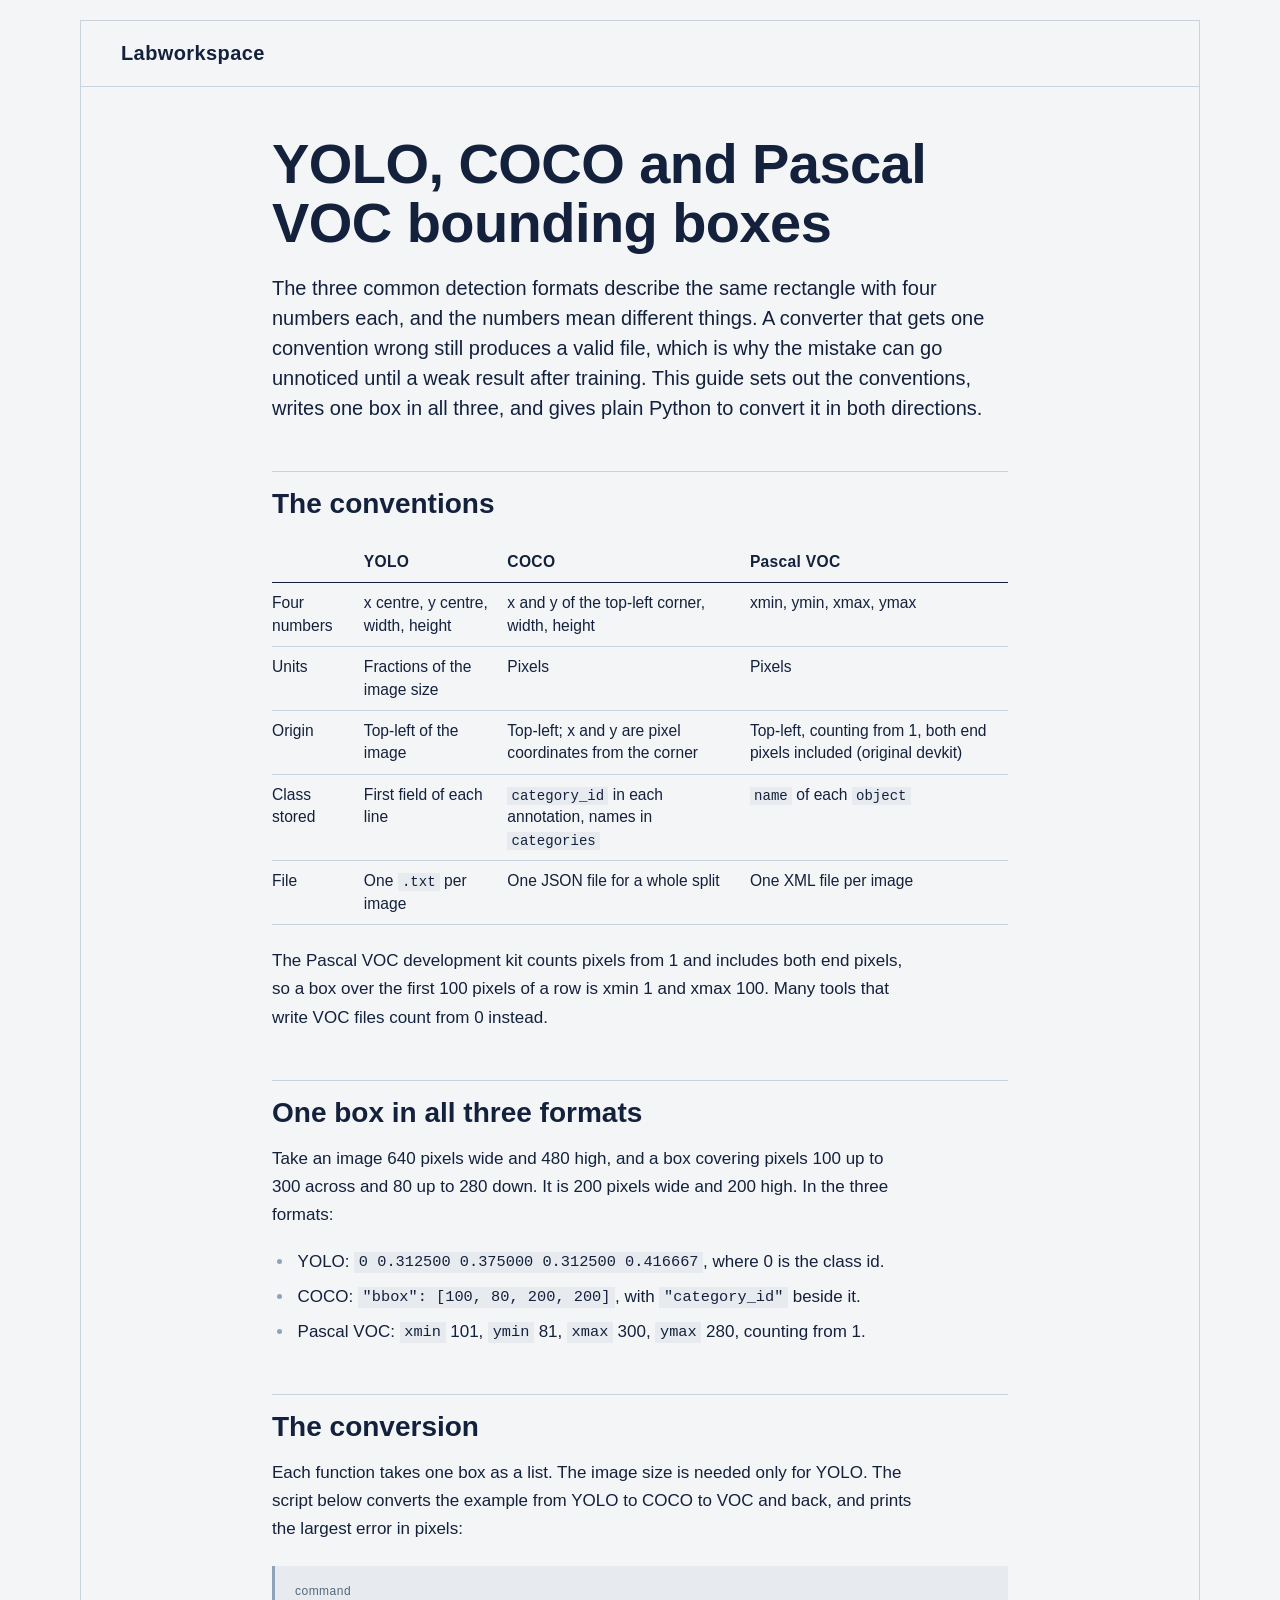
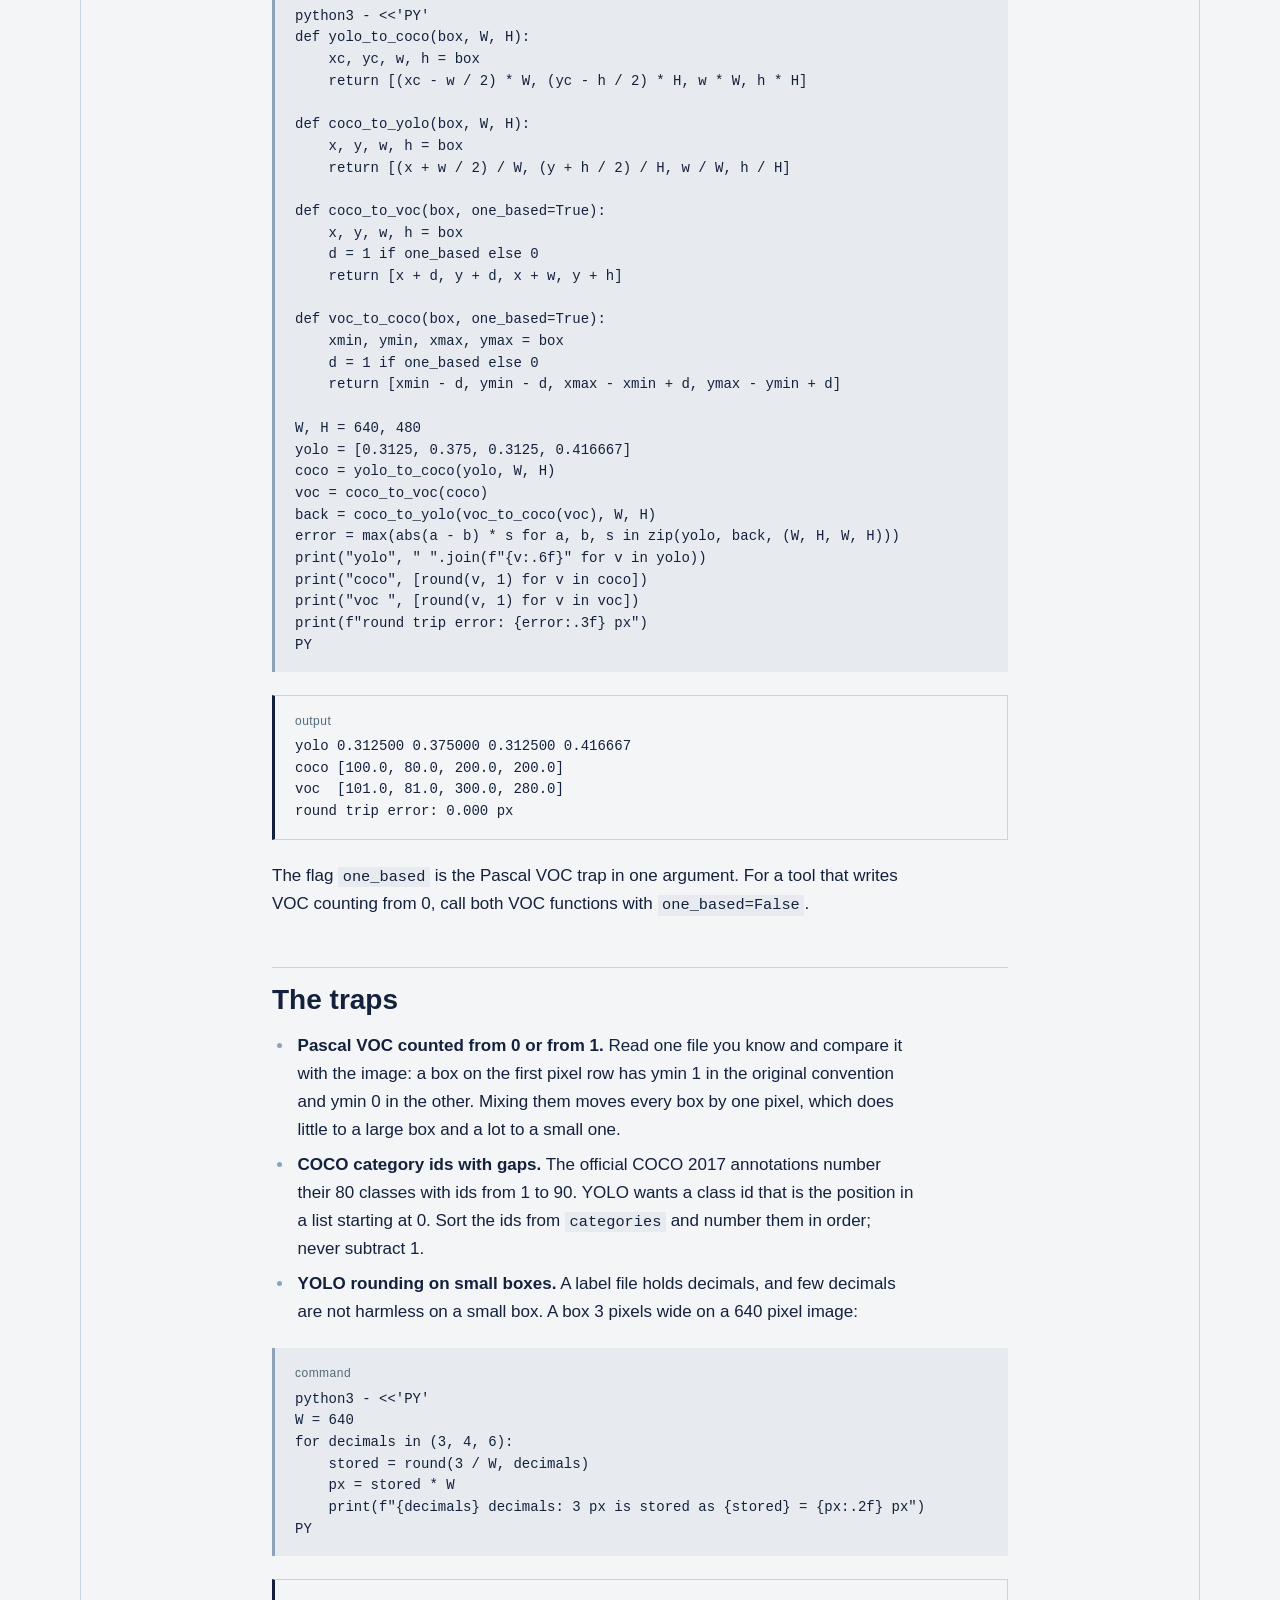
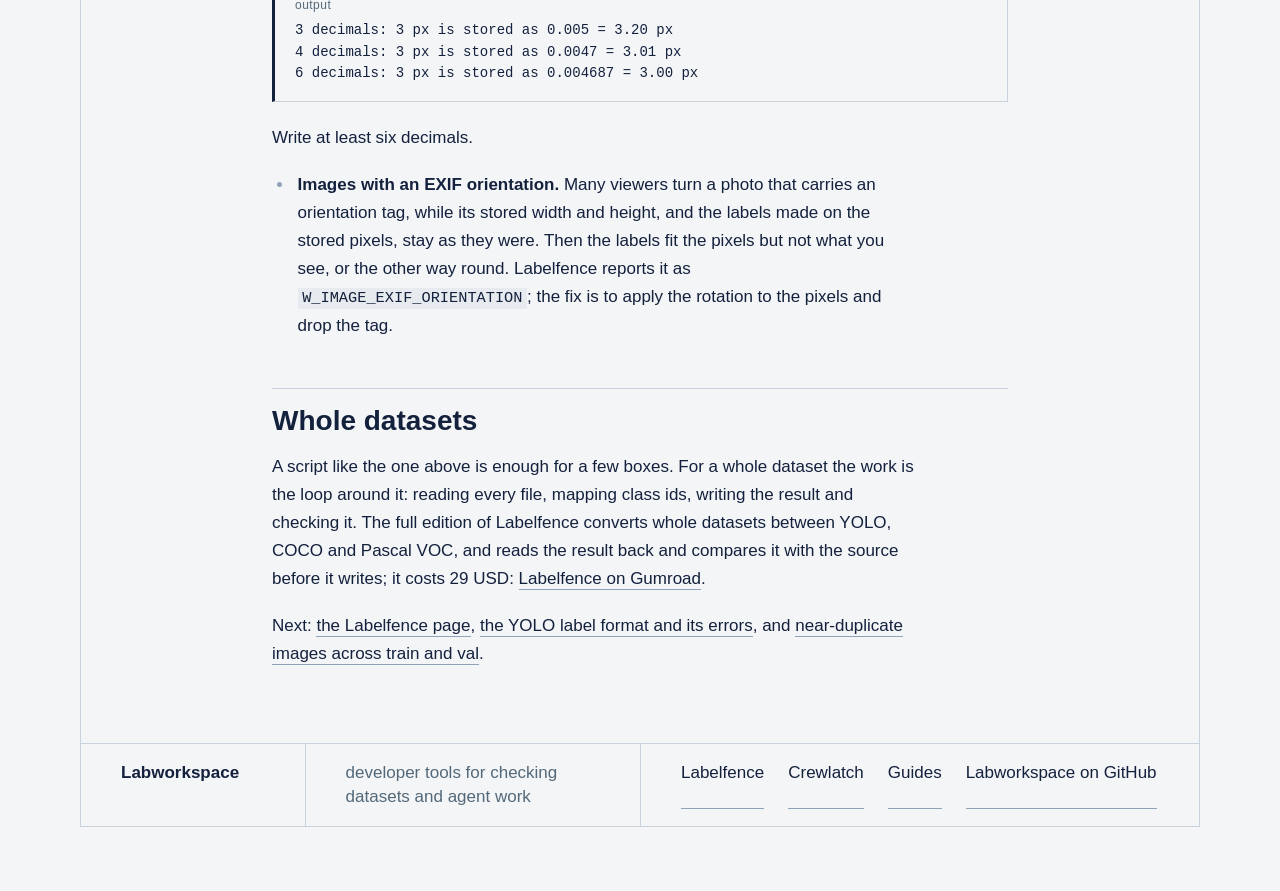
<file: guides/bounding-box-formats/index.html>
<!doctype html>
<html lang="en">
<head>
<meta charset="utf-8">
<meta name="viewport" content="width=device-width, initial-scale=1">
<title>YOLO, COCO and Pascal VOC boxes: conventions and conversion</title>
<meta name="description" content="COCO to YOLO bbox conversion, and back: how YOLO, COCO and Pascal VOC write the same box, worked on one box with plain Python you can copy.">
<link rel="canonical" href="https://lab-work-space.github.io/guides/bounding-box-formats/">
<link rel="stylesheet" href="../../assets/site.css">
</head>
<body>
<a class="skip" href="#content">Skip to the text</a>
<div class="frame">
<div class="sheet">
<header class="sheethead"><a class="brand" href="../../">Labworkspace</a></header>
<main id="content">
<div class="column">
<article class="prose">
<h1 id="yolo-coco-and-pascal-voc-bounding-boxes">YOLO, COCO and Pascal VOC bounding boxes</h1>
<p>The three common detection formats describe the same rectangle with four numbers each, and the numbers mean different things. A converter that gets one convention wrong still produces a valid file, which is why the mistake can go unnoticed until a weak result after training. This guide sets out the conventions, writes one box in all three, and gives plain Python to convert it in both directions.</p>
<h2 id="the-conventions">The conventions</h2>
<div class="table-wrap" role="region" aria-label="Table" tabindex="0"><table><thead><tr><th></th><th>YOLO</th><th>COCO</th><th>Pascal VOC</th></tr></thead><tbody><tr><td>Four numbers</td><td>x centre, y centre, width, height</td><td>x and y of the top-left corner, width, height</td><td>xmin, ymin, xmax, ymax</td></tr><tr><td>Units</td><td>Fractions of the image size</td><td>Pixels</td><td>Pixels</td></tr><tr><td>Origin</td><td>Top-left of the image</td><td>Top-left; x and y are pixel coordinates from the corner</td><td>Top-left, counting from 1, both end pixels included (original devkit)</td></tr><tr><td>Class stored</td><td>First field of each line</td><td><code>category_id</code> in each annotation, names in <code>categories</code></td><td><code>name</code> of each <code>object</code></td></tr><tr><td>File</td><td>One <code>.txt</code> per image</td><td>One JSON file for a whole split</td><td>One XML file per image</td></tr></tbody></table></div>
<p>The Pascal VOC development kit counts pixels from 1 and includes both end pixels, so a box over the first 100 pixels of a row is xmin 1 and xmax 100. Many tools that write VOC files count from 0 instead.</p>
<h2 id="one-box-in-all-three-formats">One box in all three formats</h2>
<p>Take an image 640 pixels wide and 480 high, and a box covering pixels 100 up to 300 across and 80 up to 280 down. It is 200 pixels wide and 200 high. In the three formats:</p>
<ul><li>YOLO: <code>0 0.312500 0.375000 0.312500 0.416667</code>, where 0 is the class id.</li><li>COCO: <code>"bbox": [100, 80, 200, 200]</code>, with <code>"category_id"</code> beside it.</li><li>Pascal VOC: <code>xmin</code> 101, <code>ymin</code> 81, <code>xmax</code> 300, <code>ymax</code> 280, counting from 1.</li></ul>
<h2 id="the-conversion">The conversion</h2>
<p>Each function takes one box as a list. The image size is needed only for YOLO. The script below converts the example from YOLO to COCO to VOC and back, and prints the largest error in pixels:</p>
<pre tabindex="0" class="command"><code>python3 - &lt;&lt;'PY'
def yolo_to_coco(box, W, H):
    xc, yc, w, h = box
    return [(xc - w / 2) * W, (yc - h / 2) * H, w * W, h * H]

def coco_to_yolo(box, W, H):
    x, y, w, h = box
    return [(x + w / 2) / W, (y + h / 2) / H, w / W, h / H]

def coco_to_voc(box, one_based=True):
    x, y, w, h = box
    d = 1 if one_based else 0
    return [x + d, y + d, x + w, y + h]

def voc_to_coco(box, one_based=True):
    xmin, ymin, xmax, ymax = box
    d = 1 if one_based else 0
    return [xmin - d, ymin - d, xmax - xmin + d, ymax - ymin + d]

W, H = 640, 480
yolo = [0.3125, 0.375, 0.3125, 0.416667]
coco = yolo_to_coco(yolo, W, H)
voc = coco_to_voc(coco)
back = coco_to_yolo(voc_to_coco(voc), W, H)
error = max(abs(a - b) * s for a, b, s in zip(yolo, back, (W, H, W, H)))
print("yolo", " ".join(f"{v:.6f}" for v in yolo))
print("coco", [round(v, 1) for v in coco])
print("voc ", [round(v, 1) for v in voc])
print(f"round trip error: {error:.3f} px")
PY</code></pre>
<pre tabindex="0" class="output"><code>yolo 0.312500 0.375000 0.312500 0.416667
coco [100.0, 80.0, 200.0, 200.0]
voc  [101.0, 81.0, 300.0, 280.0]
round trip error: 0.000 px</code></pre>
<p>The flag <code>one_based</code> is the Pascal VOC trap in one argument. For a tool that writes VOC counting from 0, call both VOC functions with <code>one_based=False</code>.</p>
<h2 id="the-traps">The traps</h2>
<ul><li><strong>Pascal VOC counted from 0 or from 1.</strong> Read one file you know and compare it with the image: a box on the first pixel row has ymin 1 in the original convention and ymin 0 in the other. Mixing them moves every box by one pixel, which does little to a large box and a lot to a small one.</li><li><strong>COCO category ids with gaps.</strong> The official COCO 2017 annotations number their 80 classes with ids from 1 to 90. YOLO wants a class id that is the position in a list starting at 0. Sort the ids from <code>categories</code> and number them in order; never subtract 1.</li><li><strong>YOLO rounding on small boxes.</strong> A label file holds decimals, and few decimals are not harmless on a small box. A box 3 pixels wide on a 640 pixel image:</li></ul>
<pre tabindex="0" class="command"><code>python3 - &lt;&lt;'PY'
W = 640
for decimals in (3, 4, 6):
    stored = round(3 / W, decimals)
    px = stored * W
    print(f"{decimals} decimals: 3 px is stored as {stored} = {px:.2f} px")
PY</code></pre>
<pre tabindex="0" class="output"><code>3 decimals: 3 px is stored as 0.005 = 3.20 px
4 decimals: 3 px is stored as 0.0047 = 3.01 px
6 decimals: 3 px is stored as 0.004687 = 3.00 px</code></pre>
<p>Write at least six decimals.</p>
<ul><li><strong>Images with an EXIF orientation.</strong> Many viewers turn a photo that carries an orientation tag, while its stored width and height, and the labels made on the stored pixels, stay as they were. Then the labels fit the pixels but not what you see, or the other way round. Labelfence reports it as <code>W_IMAGE_EXIF_ORIENTATION</code>; the fix is to apply the rotation to the pixels and drop the tag.</li></ul>
<h2 id="whole-datasets">Whole datasets</h2>
<p>A script like the one above is enough for a few boxes. For a whole dataset the work is the loop around it: reading every file, mapping class ids, writing the result and checking it. The full edition of Labelfence converts whole datasets between YOLO, COCO and Pascal VOC, and reads the result back and compares it with the source before it writes; it costs 29 USD: <a href="https://labworkspace.gumroad.com/l/labelfence" rel="noreferrer">Labelfence on Gumroad</a>.</p>
<p>Next: <a href="../../labelfence/">the Labelfence page</a>, <a href="../yolo-label-format-errors/">the YOLO label format and its errors</a>, and <a href="../train-val-leakage/">near-duplicate images across train and val</a>.</p>
</article>
</div>
</main>
<footer class="titleblock">
<div class="tb-brand"><a href="../../"><strong>Labworkspace</strong></a></div>
<div class="tb-sheet">developer tools for checking datasets and agent work</div>
<nav class="tb-links" aria-label="Site"><a href="../../labelfence/">Labelfence</a> <a href="../../crewlatch/">Crewlatch</a> <a href="../../#guides">Guides</a> <a href="https://github.com/Lab-Work-Space" rel="noreferrer">Labworkspace on GitHub</a></nav>
</footer>
</div>
</div>
</body>
</html>
</file>
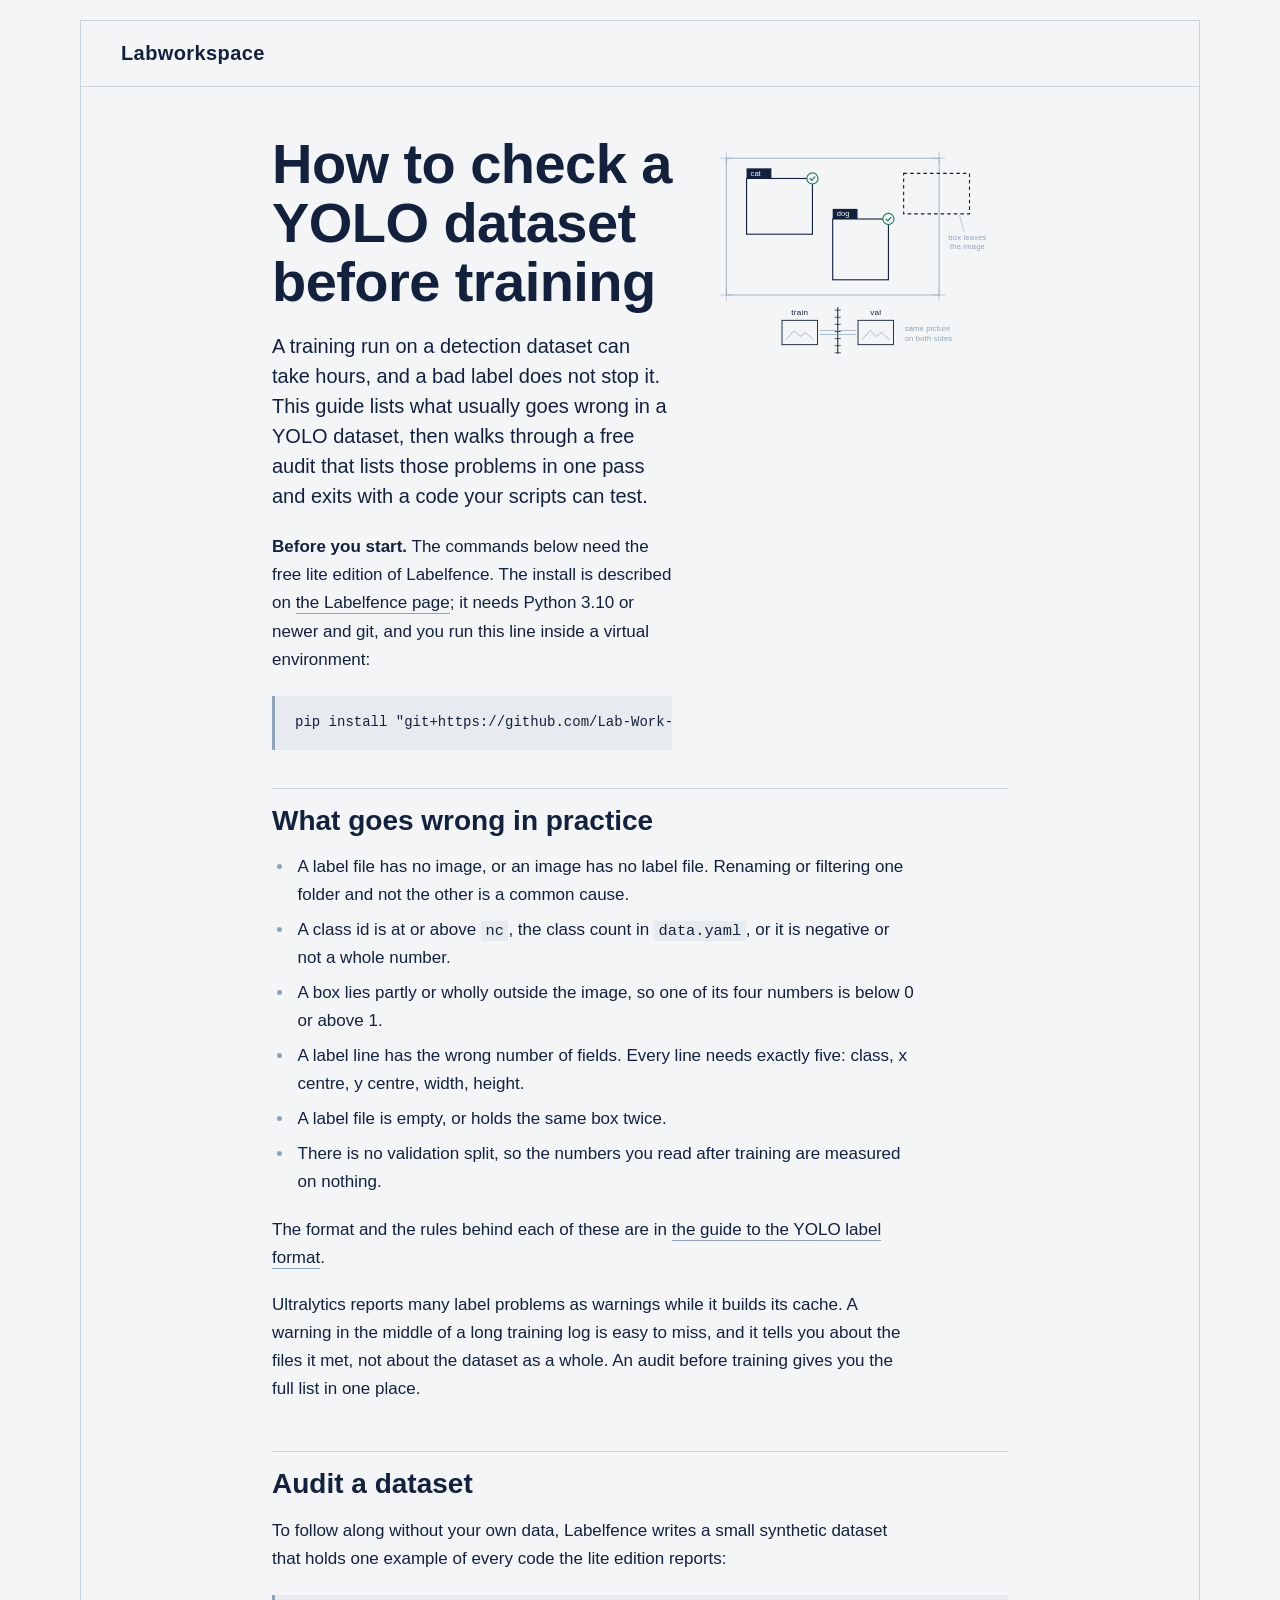
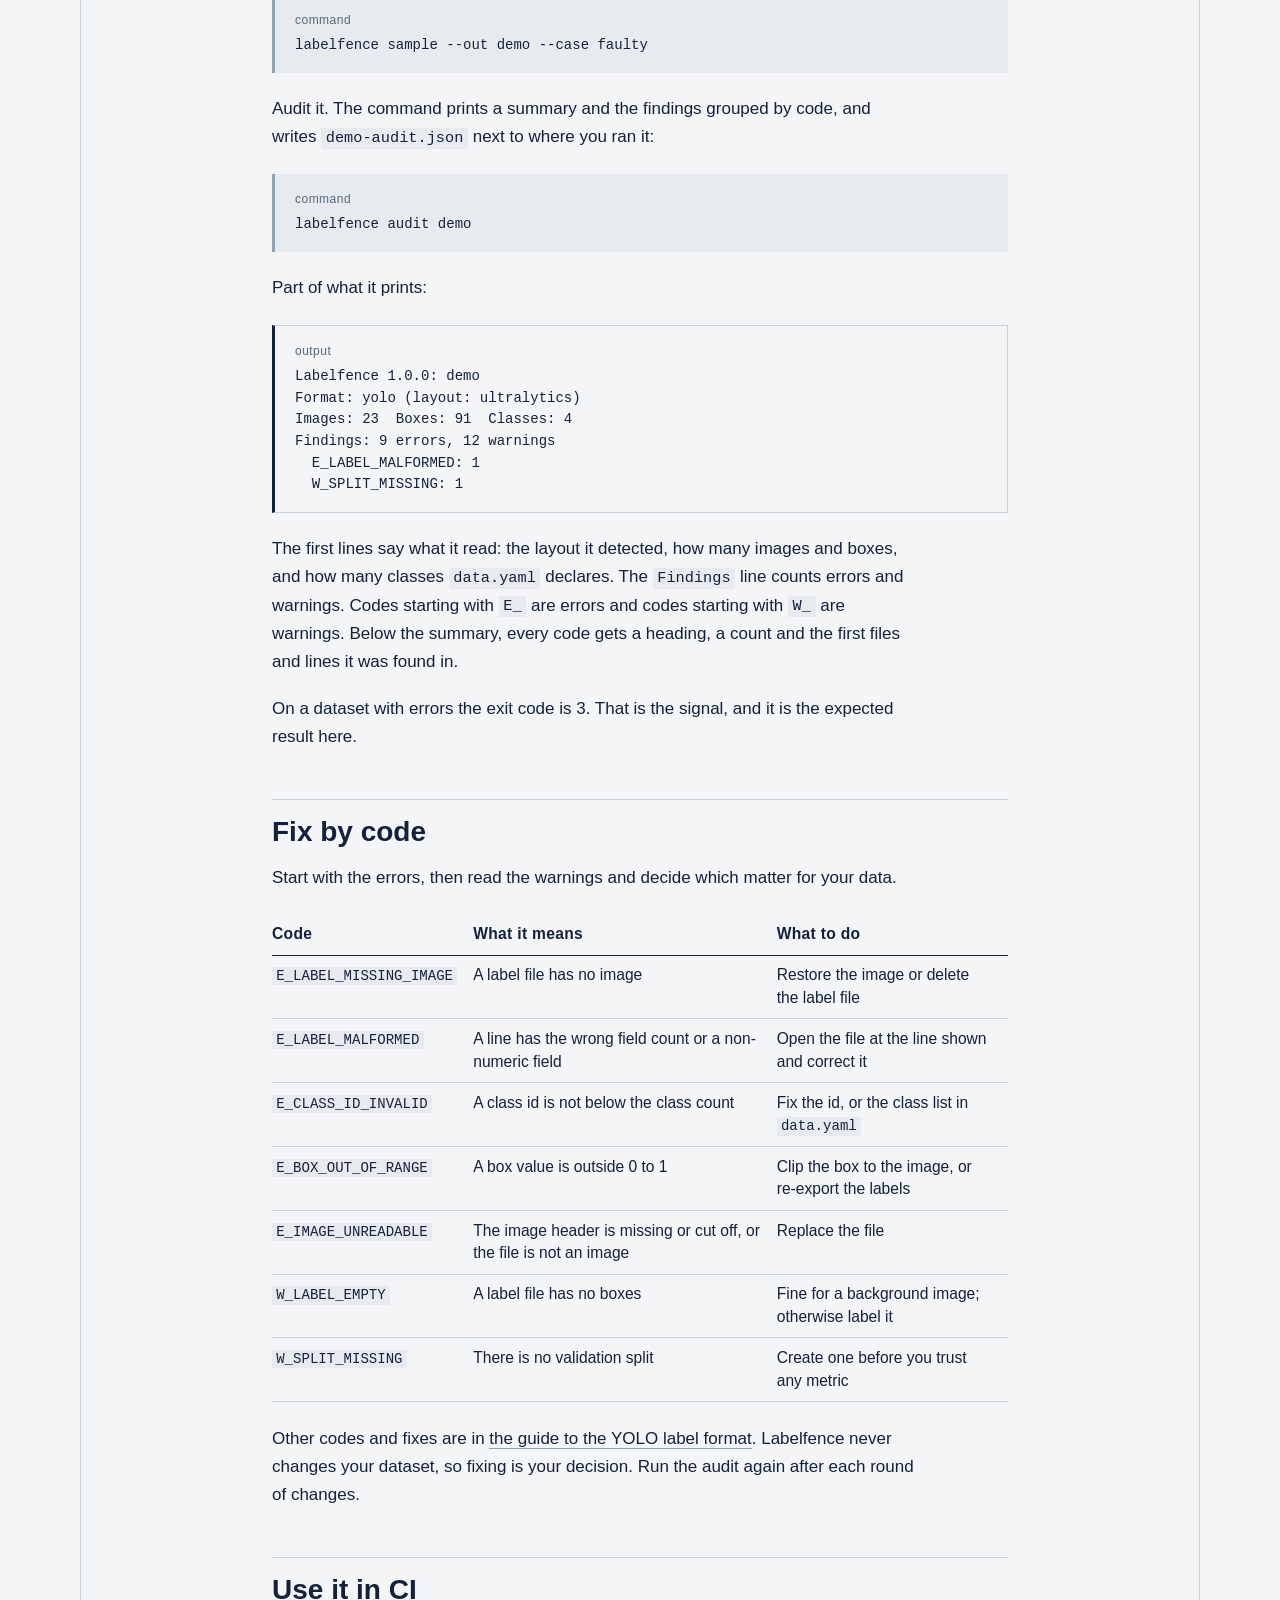
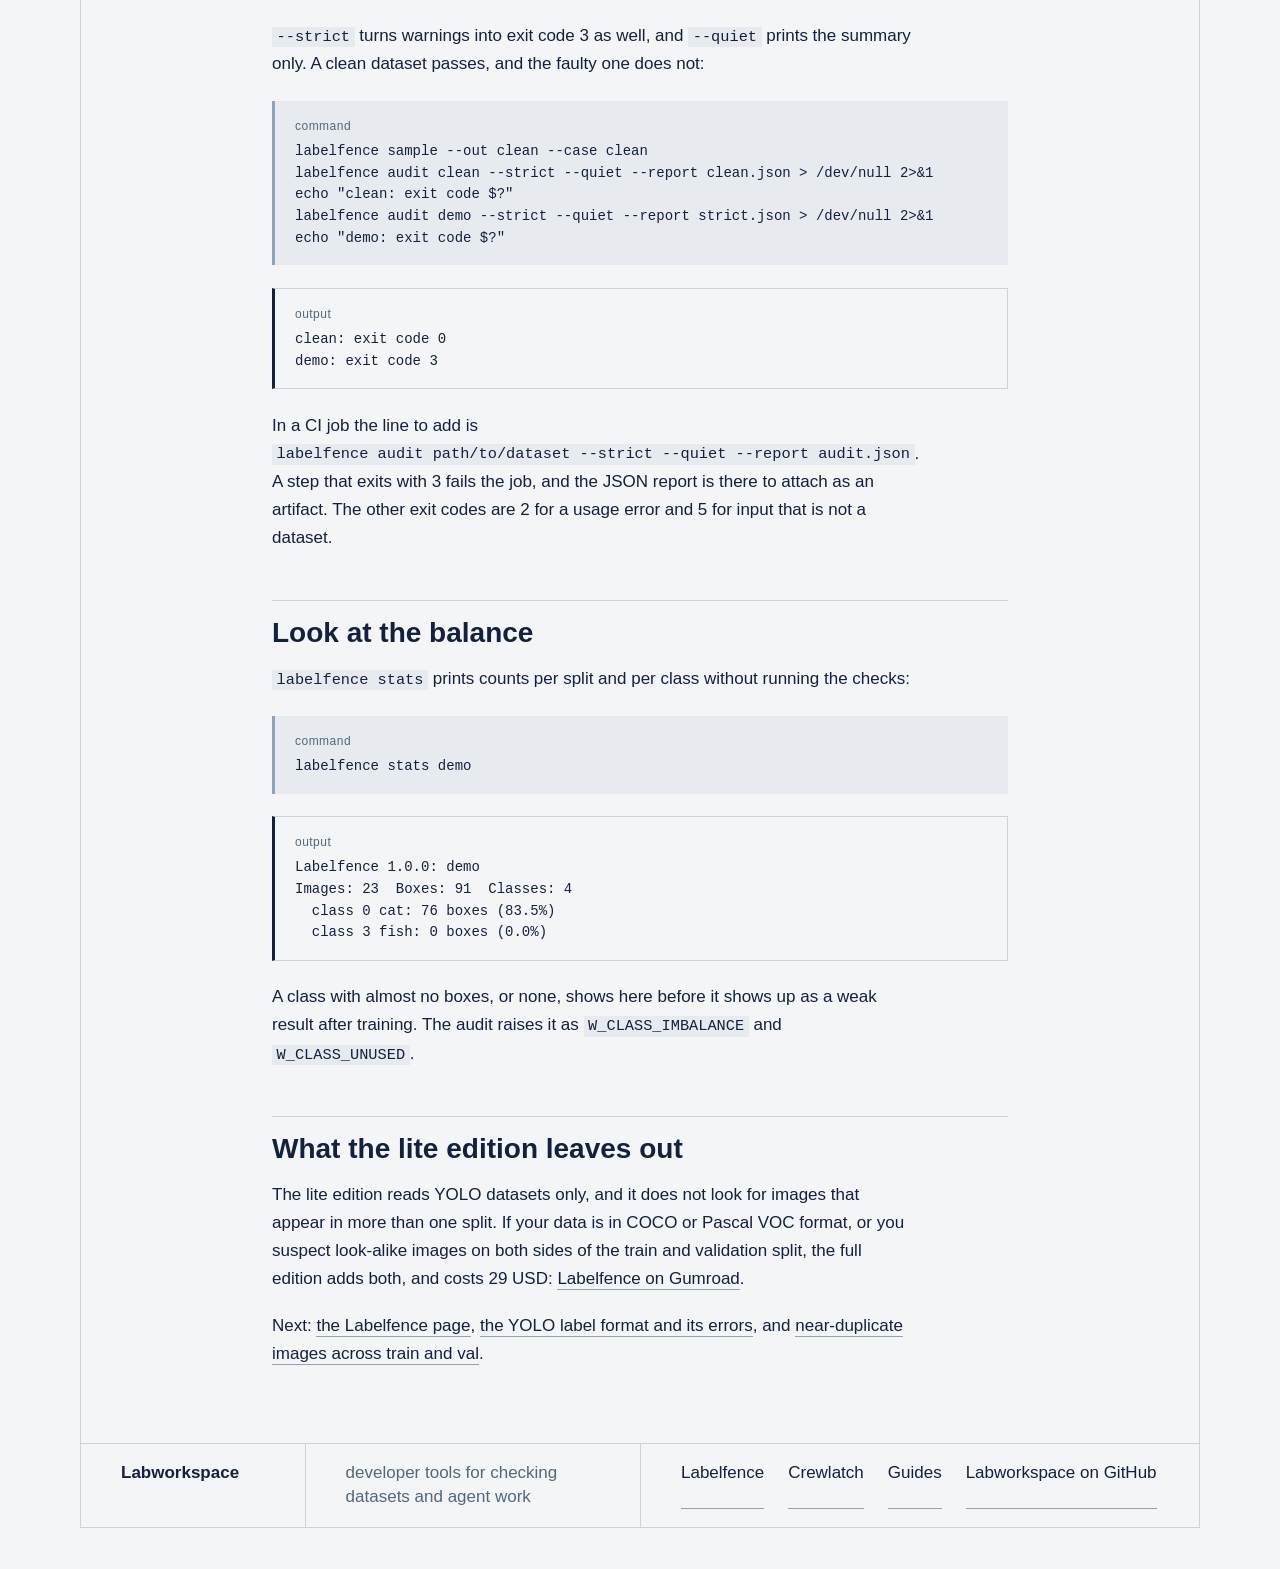
<file: guides/check-yolo-dataset/index.html>
<!doctype html>
<html lang="en">
<head>
<meta charset="utf-8">
<meta name="viewport" content="width=device-width, initial-scale=1">
<title>How to check a YOLO dataset before training</title>
<meta name="description" content="Check YOLO dataset labels and images before training: the mistakes that waste a run, a free command-line audit, and how to run it in CI.">
<link rel="canonical" href="https://lab-work-space.github.io/guides/check-yolo-dataset/">
<link rel="stylesheet" href="../../assets/site.css">
</head>
<body>
<a class="skip" href="#content">Skip to the text</a>
<div class="frame">
<div class="sheet">
<header class="sheethead"><a class="brand" href="../../">Labworkspace</a></header>
<main id="content">
<div class="column">
<header class="pagehead"><div class="prose">
<h1 id="how-to-check-a-yolo-dataset-before-training">How to check a YOLO dataset before training</h1>
<p>A training run on a detection dataset can take hours, and a bad label does not stop it. This guide lists what usually goes wrong in a YOLO dataset, then walks through a free audit that lists those problems in one pass and exits with a code your scripts can test.</p>
<p><strong>Before you start.</strong> The commands below need the free lite edition of Labelfence. The install is described on <a href="../../labelfence/#install">the Labelfence page</a>; it needs Python 3.10 or newer and git, and you run this line inside a virtual environment:</p>
<pre tabindex="0"><code>pip install "git+https://github.com/Lab-Work-Space/labelfence-lite@v1.0.0"</code></pre>
</div><figure class="drawing" role="img" aria-label="Line drawing: boxes inside an image frame, one dashed box leaving the frame, and one picture on both sides of a train and val fence."><svg viewBox="-4 0 600 420" aria-hidden="true" focusable="false"><rect x="40" y="30" width="420" height="270" fill="none" stroke="#8FA3B8" stroke-width="1.6"/><path d="M28 30 H52 M40 18 V42" stroke="#8FA3B8" stroke-width="1"/><path d="M448 30 H472 M460 18 V42" stroke="#8FA3B8" stroke-width="1"/><path d="M28 300 H52 M40 288 V312" stroke="#8FA3B8" stroke-width="1"/><path d="M448 300 H472 M460 288 V312" stroke="#8FA3B8" stroke-width="1"/><rect x="80" y="70" width="130" height="110" fill="none" stroke="#14213D" stroke-width="2.2"/><rect x="80" y="50" width="49" height="20" fill="#14213D"/><text x="88" y="65" font-family="'DIN Alternate', 'DIN 2014', Bahnschrift, 'Roboto Condensed', 'Arial Narrow', sans-serif" font-size="15" fill="#F3F5F7">cat</text><circle cx="210" cy="70" r="11" fill="#F3F5F7" stroke="#1F7A5C" stroke-width="2.2"/><path d="M205.4 70.2 l3.3 3.5 l6.1 -6.8" fill="none" stroke="#1F7A5C" stroke-width="2.4" stroke-linecap="round" stroke-linejoin="round"/><rect x="250" y="150" width="110" height="120" fill="none" stroke="#14213D" stroke-width="2.2"/><rect x="250" y="130" width="49" height="20" fill="#14213D"/><text x="258" y="145" font-family="'DIN Alternate', 'DIN 2014', Bahnschrift, 'Roboto Condensed', 'Arial Narrow', sans-serif" font-size="15" fill="#F3F5F7">dog</text><circle cx="360" cy="150" r="11" fill="#F3F5F7" stroke="#1F7A5C" stroke-width="2.2"/><path d="M355.4 150.2 l3.3 3.5 l6.1 -6.8" fill="none" stroke="#1F7A5C" stroke-width="2.4" stroke-linecap="round" stroke-linejoin="round"/><rect x="390" y="60" width="130" height="80" fill="none" stroke="#14213D" stroke-width="2.2" stroke-dasharray="7 6"/><path d="M500 142 L510 176" stroke="#8FA3B8" stroke-width="1" fill="none"/><text x="516" y="192" font-family="'DIN Alternate', 'DIN 2014', Bahnschrift, 'Roboto Condensed', 'Arial Narrow', sans-serif" font-size="15" fill="#8FA3B8" text-anchor="middle" letter-spacing="0.4">box leaves</text><text x="516" y="210" font-family="'DIN Alternate', 'DIN 2014', Bahnschrift, 'Roboto Condensed', 'Arial Narrow', sans-serif" font-size="15" fill="#8FA3B8" text-anchor="middle" letter-spacing="0.4">the image</text><path d="M260 324 V416" stroke="#14213D" stroke-width="2"/><path d="M254 330 H266" stroke="#14213D" stroke-width="1.4"/><path d="M254 344 H266" stroke="#14213D" stroke-width="1.4"/><path d="M254 358 H266" stroke="#14213D" stroke-width="1.4"/><path d="M254 372 H266" stroke="#14213D" stroke-width="1.4"/><path d="M254 386 H266" stroke="#14213D" stroke-width="1.4"/><path d="M254 400 H266" stroke="#14213D" stroke-width="1.4"/><path d="M254 414 H266" stroke="#14213D" stroke-width="1.4"/><rect x="150" y="350" width="70" height="48" fill="none" stroke="#14213D" stroke-width="1.8"/><path d="M158 388 l16 -18 l12 12 l10 -8 l16 14" fill="none" stroke="#8FA3B8" stroke-width="1.4"/><rect x="300" y="350" width="70" height="48" fill="none" stroke="#14213D" stroke-width="1.8"/><path d="M308 388 l16 -18 l12 12 l10 -8 l16 14" fill="none" stroke="#8FA3B8" stroke-width="1.4"/><path d="M224 370 H296 M224 378 H296" stroke="#8FA3B8" stroke-width="1.4"/><text x="185" y="340" font-family="'DIN Alternate', 'DIN 2014', Bahnschrift, 'Roboto Condensed', 'Arial Narrow', sans-serif" font-size="16" fill="#14213D" text-anchor="middle" letter-spacing="0.4">train</text><text x="335" y="340" font-family="'DIN Alternate', 'DIN 2014', Bahnschrift, 'Roboto Condensed', 'Arial Narrow', sans-serif" font-size="16" fill="#14213D" text-anchor="middle" letter-spacing="0.4">val</text><text x="392" y="372" font-family="'DIN Alternate', 'DIN 2014', Bahnschrift, 'Roboto Condensed', 'Arial Narrow', sans-serif" font-size="15" fill="#8FA3B8" text-anchor="start" letter-spacing="0.4">same picture</text><text x="392" y="390" font-family="'DIN Alternate', 'DIN 2014', Bahnschrift, 'Roboto Condensed', 'Arial Narrow', sans-serif" font-size="15" fill="#8FA3B8" text-anchor="start" letter-spacing="0.4">on both sides</text></svg></figure></header>
<article class="prose">
<h2 id="what-goes-wrong-in-practice">What goes wrong in practice</h2>
<ul><li>A label file has no image, or an image has no label file. Renaming or filtering one folder and not the other is a common cause.</li><li>A class id is at or above <code>nc</code>, the class count in <code>data.yaml</code>, or it is negative or not a whole number.</li><li>A box lies partly or wholly outside the image, so one of its four numbers is below 0 or above 1.</li><li>A label line has the wrong number of fields. Every line needs exactly five: class, x centre, y centre, width, height.</li><li>A label file is empty, or holds the same box twice.</li><li>There is no validation split, so the numbers you read after training are measured on nothing.</li></ul>
<p>The format and the rules behind each of these are in <a href="../yolo-label-format-errors/">the guide to the YOLO label format</a>.</p>
<p>Ultralytics reports many label problems as warnings while it builds its cache. A warning in the middle of a long training log is easy to miss, and it tells you about the files it met, not about the dataset as a whole. An audit before training gives you the full list in one place.</p>
<h2 id="audit-a-dataset">Audit a dataset</h2>
<p>To follow along without your own data, Labelfence writes a small synthetic dataset that holds one example of every code the lite edition reports:</p>
<pre tabindex="0" class="command"><code>labelfence sample --out demo --case faulty</code></pre>
<p>Audit it. The command prints a summary and the findings grouped by code, and writes <code>demo-audit.json</code> next to where you ran it:</p>
<pre tabindex="0" class="command"><code>labelfence audit demo</code></pre>
<p>Part of what it prints:</p>
<pre tabindex="0" class="output"><code>Labelfence 1.0.0: demo
Format: yolo (layout: ultralytics)
Images: 23  Boxes: 91  Classes: 4
Findings: 9 errors, 12 warnings
  E_LABEL_MALFORMED: 1
  W_SPLIT_MISSING: 1</code></pre>
<p>The first lines say what it read: the layout it detected, how many images and boxes, and how many classes <code>data.yaml</code> declares. The <code>Findings</code> line counts errors and warnings. Codes starting with <code>E_</code> are errors and codes starting with <code>W_</code> are warnings. Below the summary, every code gets a heading, a count and the first files and lines it was found in.</p>
<p>On a dataset with errors the exit code is 3. That is the signal, and it is the expected result here.</p>
<h2 id="fix-by-code">Fix by code</h2>
<p>Start with the errors, then read the warnings and decide which matter for your data.</p>
<div class="table-wrap" role="region" aria-label="Table" tabindex="0"><table><thead><tr><th>Code</th><th>What it means</th><th>What to do</th></tr></thead><tbody><tr><td><code>E_LABEL_MISSING_IMAGE</code></td><td>A label file has no image</td><td>Restore the image or delete the label file</td></tr><tr><td><code>E_LABEL_MALFORMED</code></td><td>A line has the wrong field count or a non-numeric field</td><td>Open the file at the line shown and correct it</td></tr><tr><td><code>E_CLASS_ID_INVALID</code></td><td>A class id is not below the class count</td><td>Fix the id, or the class list in <code>data.yaml</code></td></tr><tr><td><code>E_BOX_OUT_OF_RANGE</code></td><td>A box value is outside 0 to 1</td><td>Clip the box to the image, or re-export the labels</td></tr><tr><td><code>E_IMAGE_UNREADABLE</code></td><td>The image header is missing or cut off, or the file is not an image</td><td>Replace the file</td></tr><tr><td><code>W_LABEL_EMPTY</code></td><td>A label file has no boxes</td><td>Fine for a background image; otherwise label it</td></tr><tr><td><code>W_SPLIT_MISSING</code></td><td>There is no validation split</td><td>Create one before you trust any metric</td></tr></tbody></table></div>
<p>Other codes and fixes are in <a href="../yolo-label-format-errors/">the guide to the YOLO label format</a>. Labelfence never changes your dataset, so fixing is your decision. Run the audit again after each round of changes.</p>
<h2 id="use-it-in-ci">Use it in CI</h2>
<p><code>--strict</code> turns warnings into exit code 3 as well, and <code>--quiet</code> prints the summary only. A clean dataset passes, and the faulty one does not:</p>
<pre tabindex="0" class="command"><code>labelfence sample --out clean --case clean
labelfence audit clean --strict --quiet --report clean.json &gt; /dev/null 2&gt;&amp;1
echo "clean: exit code $?"
labelfence audit demo --strict --quiet --report strict.json &gt; /dev/null 2&gt;&amp;1
echo "demo: exit code $?"</code></pre>
<pre tabindex="0" class="output"><code>clean: exit code 0
demo: exit code 3</code></pre>
<p>In a CI job the line to add is <code>labelfence audit path/to/dataset --strict --quiet --report audit.json</code>. A step that exits with 3 fails the job, and the JSON report is there to attach as an artifact. The other exit codes are 2 for a usage error and 5 for input that is not a dataset.</p>
<h2 id="look-at-the-balance">Look at the balance</h2>
<p><code>labelfence stats</code> prints counts per split and per class without running the checks:</p>
<pre tabindex="0" class="command"><code>labelfence stats demo</code></pre>
<pre tabindex="0" class="output"><code>Labelfence 1.0.0: demo
Images: 23  Boxes: 91  Classes: 4
  class 0 cat: 76 boxes (83.5%)
  class 3 fish: 0 boxes (0.0%)</code></pre>
<p>A class with almost no boxes, or none, shows here before it shows up as a weak result after training. The audit raises it as <code>W_CLASS_IMBALANCE</code> and <code>W_CLASS_UNUSED</code>.</p>
<h2 id="what-the-lite-edition-leaves-out">What the lite edition leaves out</h2>
<p>The lite edition reads YOLO datasets only, and it does not look for images that appear in more than one split. If your data is in COCO or Pascal VOC format, or you suspect look-alike images on both sides of the train and validation split, the full edition adds both, and costs 29 USD: <a href="https://labworkspace.gumroad.com/l/labelfence" rel="noreferrer">Labelfence on Gumroad</a>.</p>
<p>Next: <a href="../../labelfence/">the Labelfence page</a>, <a href="../yolo-label-format-errors/">the YOLO label format and its errors</a>, and <a href="../train-val-leakage/">near-duplicate images across train and val</a>.</p>
</article>
</div>
</main>
<footer class="titleblock">
<div class="tb-brand"><a href="../../"><strong>Labworkspace</strong></a></div>
<div class="tb-sheet">developer tools for checking datasets and agent work</div>
<nav class="tb-links" aria-label="Site"><a href="../../labelfence/">Labelfence</a> <a href="../../crewlatch/">Crewlatch</a> <a href="../../#guides">Guides</a> <a href="https://github.com/Lab-Work-Space" rel="noreferrer">Labworkspace on GitHub</a></nav>
</footer>
</div>
</div>
</body>
</html>
</file>
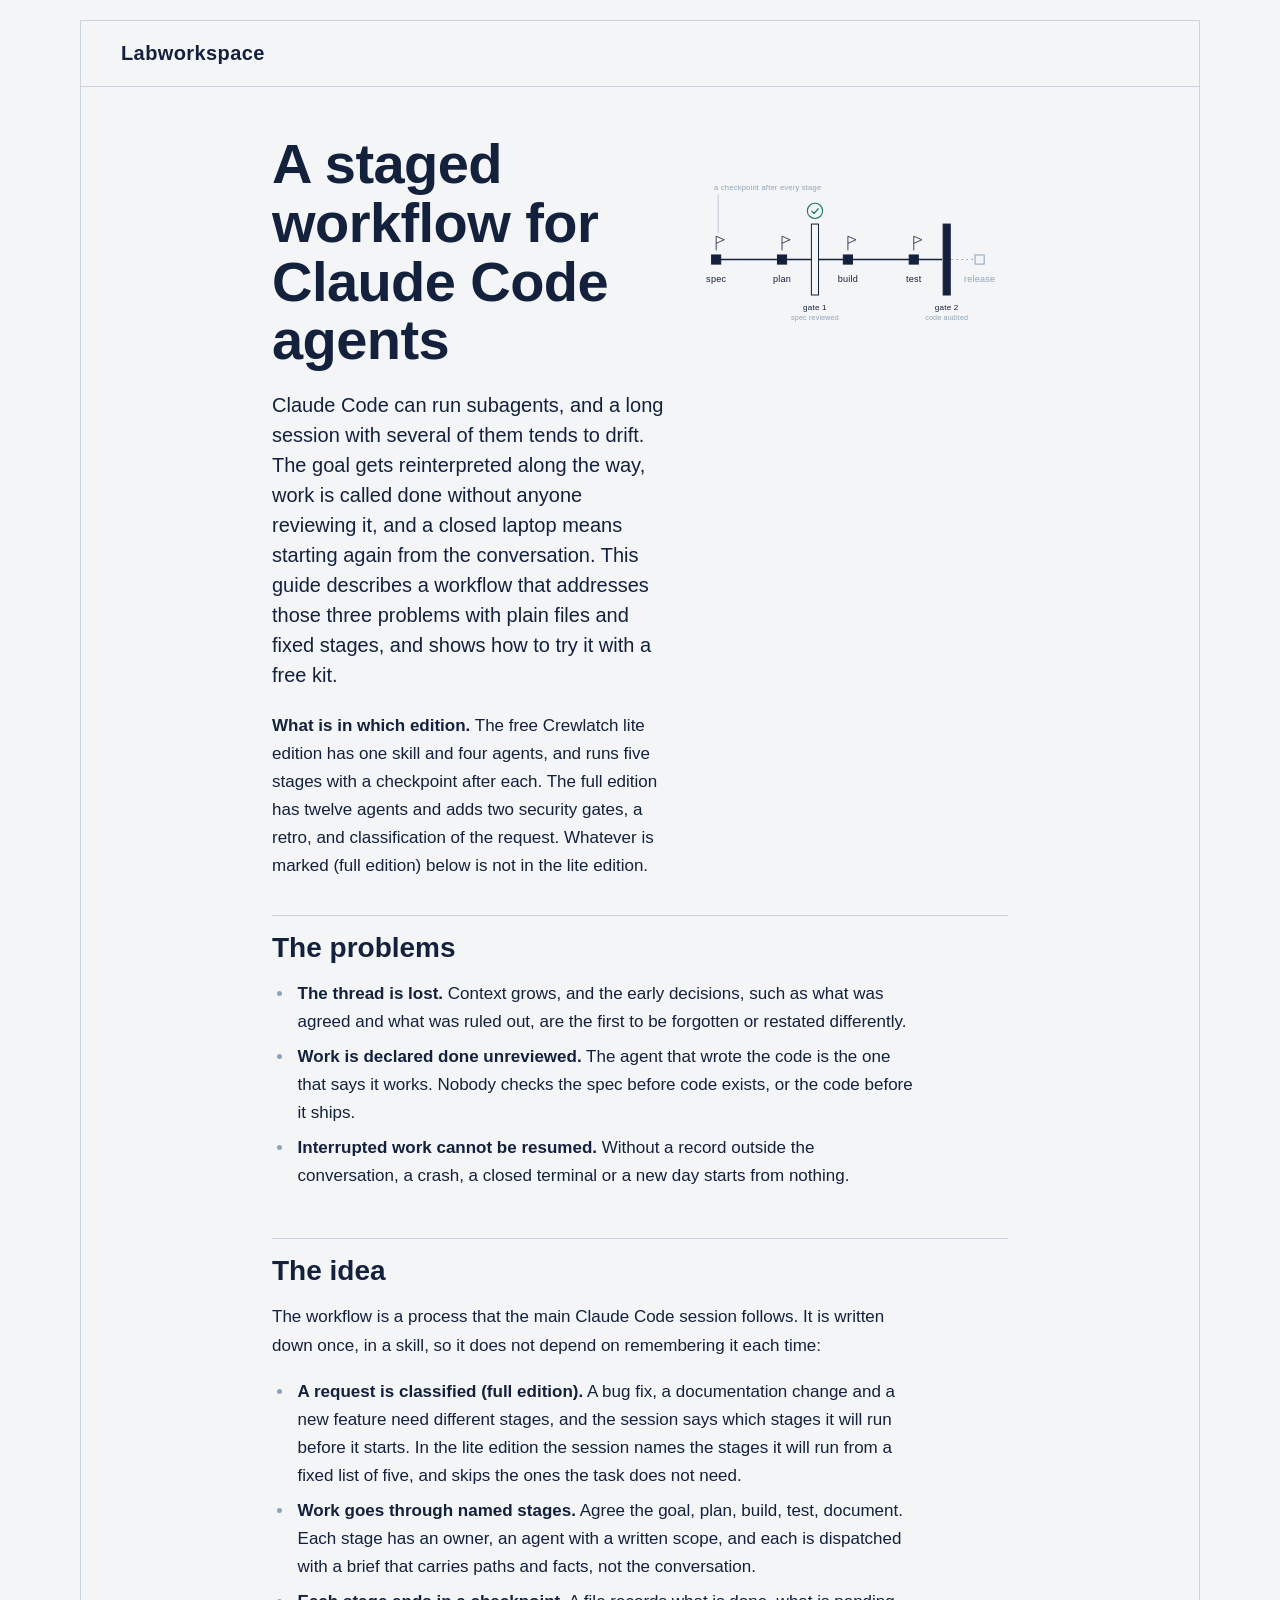
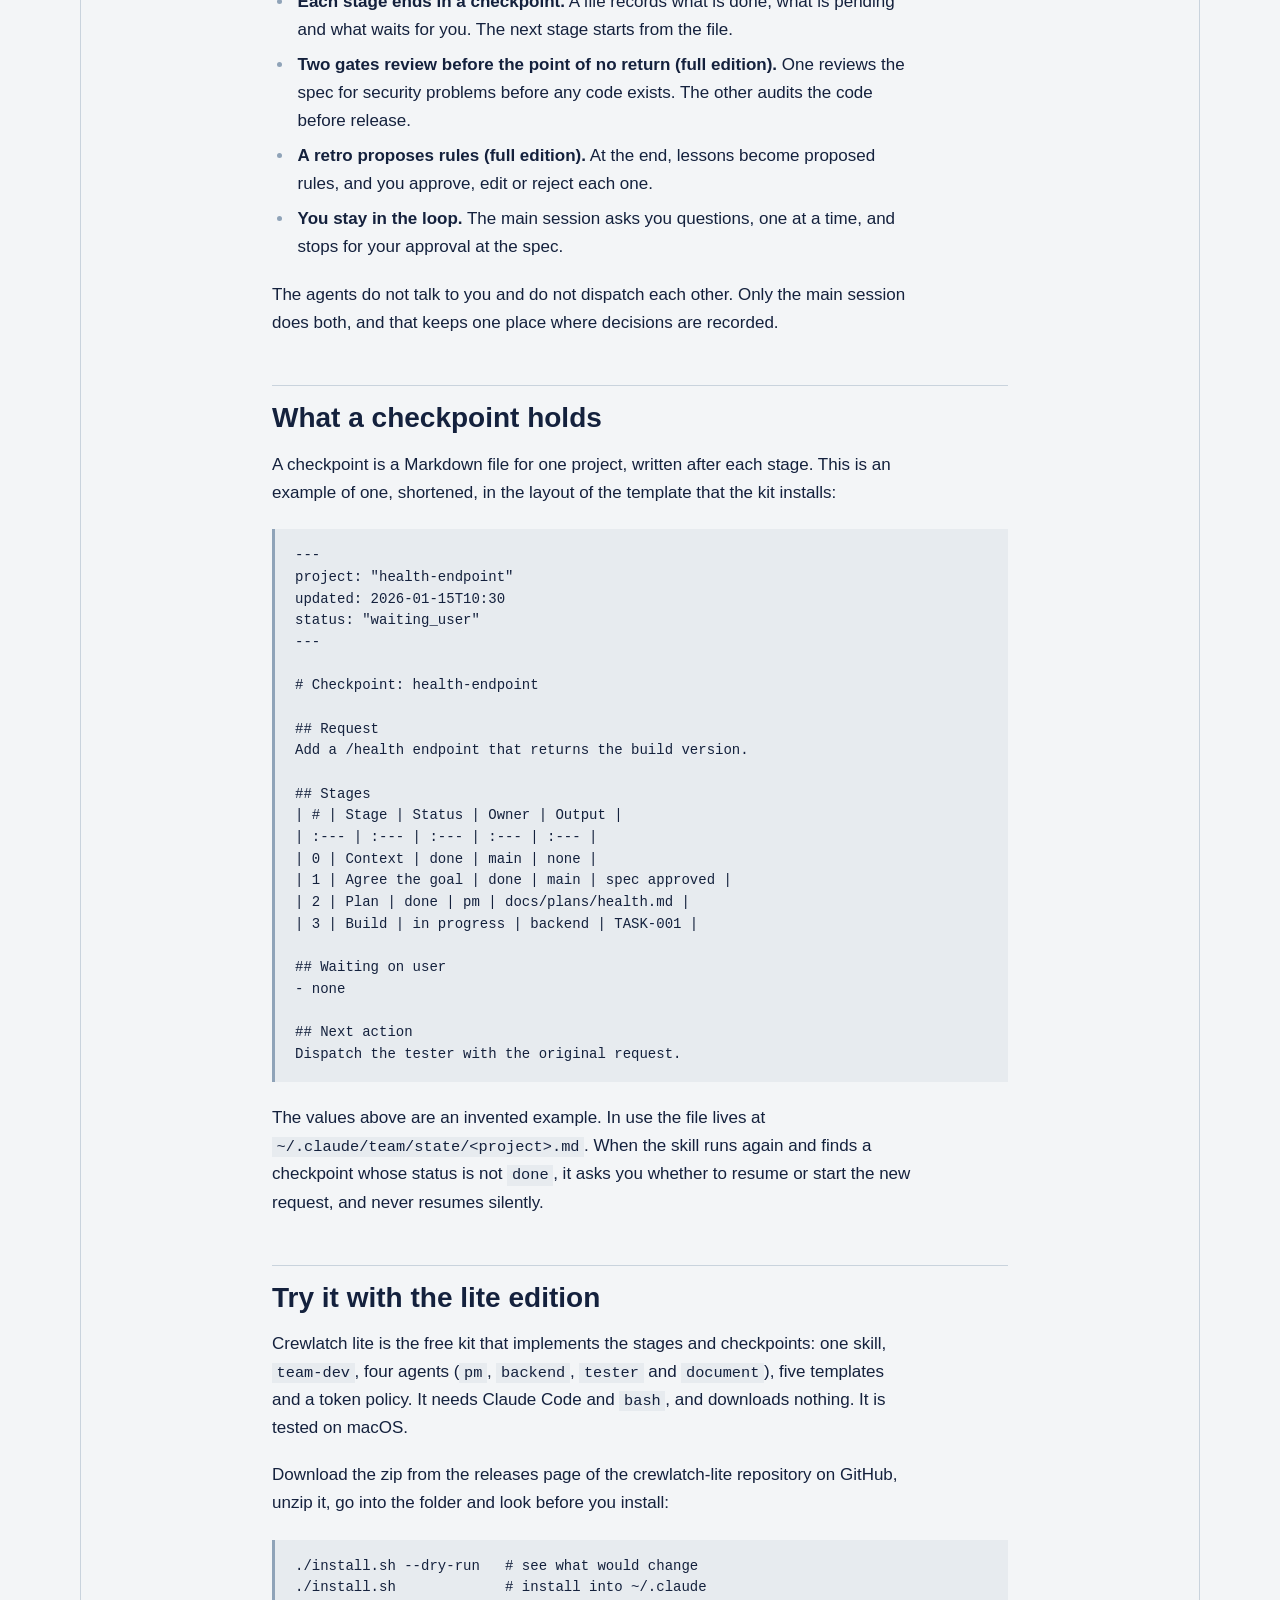
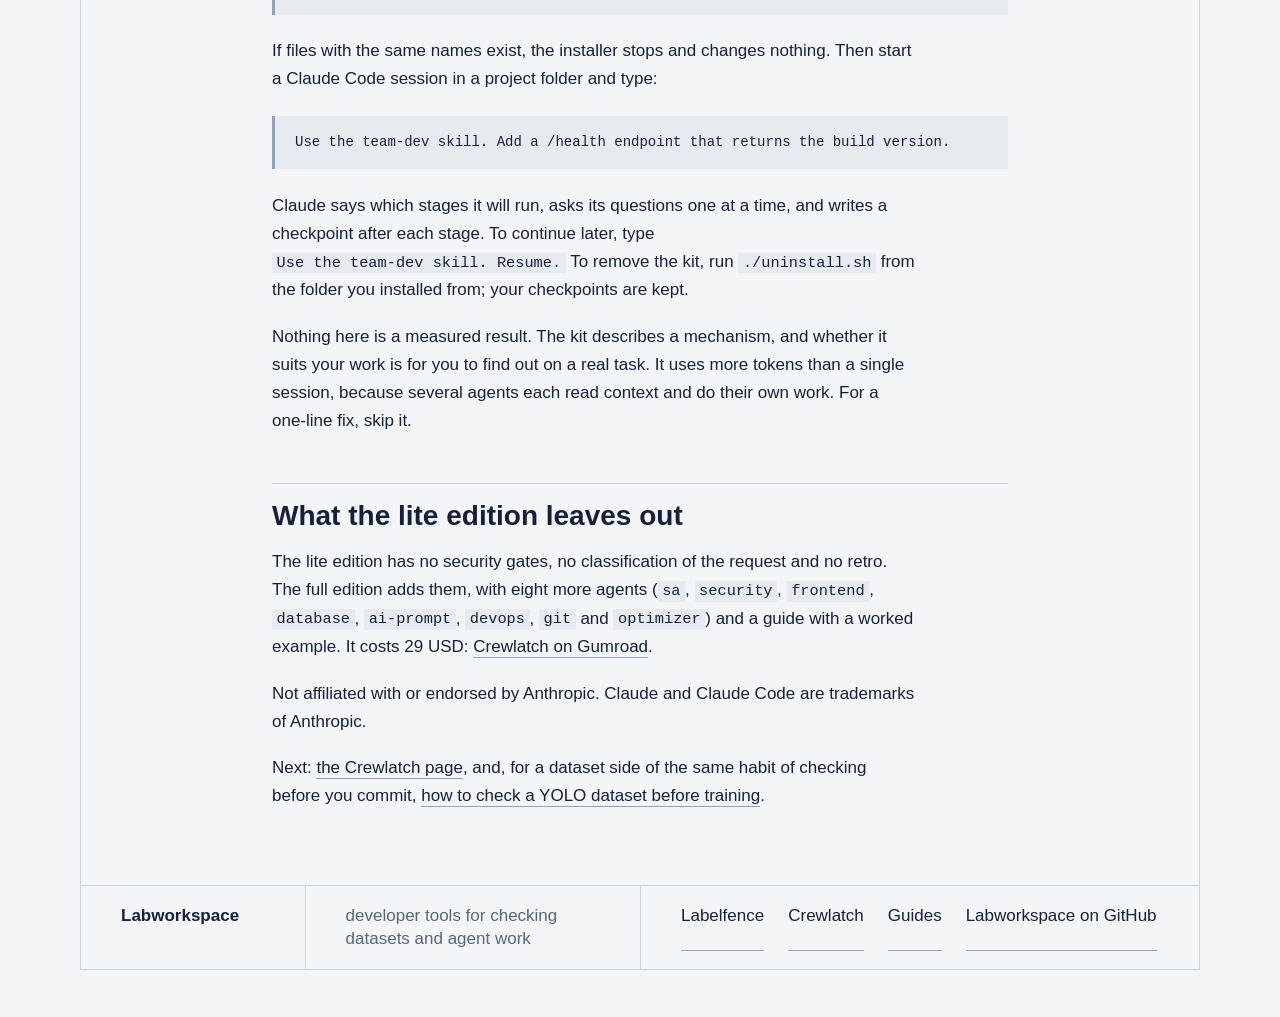
<file: guides/claude-code-staged-workflow/index.html>
<!doctype html>
<html lang="en">
<head>
<meta charset="utf-8">
<meta name="viewport" content="width=device-width, initial-scale=1">
<title>A staged workflow for Claude Code agents</title>
<meta name="description" content="Claude Code agents workflow: named stages, review gates and checkpoint files, and what the free Crewlatch lite edition includes of them.">
<link rel="canonical" href="https://lab-work-space.github.io/guides/claude-code-staged-workflow/">
<link rel="stylesheet" href="../../assets/site.css">
</head>
<body>
<a class="skip" href="#content">Skip to the text</a>
<div class="frame">
<div class="sheet">
<header class="sheethead"><a class="brand" href="../../">Labworkspace</a></header>
<main id="content">
<div class="column">
<header class="pagehead"><div class="prose">
<h1 id="a-staged-workflow-for-claude-code-agents">A staged workflow for Claude Code agents</h1>
<p>Claude Code can run subagents, and a long session with several of them tends to drift. The goal gets reinterpreted along the way, work is called done without anyone reviewing it, and a closed laptop means starting again from the conversation. This guide describes a workflow that addresses those three problems with plain files and fixed stages, and shows how to try it with a free kit.</p>
<p><strong>What is in which edition.</strong> The free Crewlatch lite edition has one skill and four agents, and runs five stages with a checkpoint after each. The full edition has twelve agents and adds two security gates, a retro, and classification of the request. Whatever is marked (full edition) below is not in the lite edition.</p>
</div><figure class="drawing" role="img" aria-label="Line drawing: five stages on a rail, two gates, and a checkpoint flag on every finished stage. Gate 1 is open and marked as inspected; gate 2 is closed."><svg viewBox="-4 0 600 420" aria-hidden="true" focusable="false"><path d="M20 230 H466" stroke="#14213D" stroke-width="3" fill="none"/><path d="M484 230 H540" stroke="#8FA3B8" stroke-width="2" stroke-dasharray="3 7" fill="none"/><rect x="11" y="221" width="18" height="18" fill="#14213D" stroke="#14213D" stroke-width="2"/><text x="20" y="274" font-family="'DIN Alternate', 'DIN 2014', Bahnschrift, 'Roboto Condensed', 'Arial Narrow', sans-serif" font-size="18" fill="#14213D" text-anchor="middle" letter-spacing="0.4">spec</text><rect x="141" y="221" width="18" height="18" fill="#14213D" stroke="#14213D" stroke-width="2"/><text x="150" y="274" font-family="'DIN Alternate', 'DIN 2014', Bahnschrift, 'Roboto Condensed', 'Arial Narrow', sans-serif" font-size="18" fill="#14213D" text-anchor="middle" letter-spacing="0.4">plan</text><rect x="271" y="221" width="18" height="18" fill="#14213D" stroke="#14213D" stroke-width="2"/><text x="280" y="274" font-family="'DIN Alternate', 'DIN 2014', Bahnschrift, 'Roboto Condensed', 'Arial Narrow', sans-serif" font-size="18" fill="#14213D" text-anchor="middle" letter-spacing="0.4">build</text><rect x="401" y="221" width="18" height="18" fill="#14213D" stroke="#14213D" stroke-width="2"/><text x="410" y="274" font-family="'DIN Alternate', 'DIN 2014', Bahnschrift, 'Roboto Condensed', 'Arial Narrow', sans-serif" font-size="18" fill="#14213D" text-anchor="middle" letter-spacing="0.4">test</text><rect x="531" y="221" width="18" height="18" fill="#F3F5F7" stroke="#8FA3B8" stroke-width="2"/><text x="540" y="274" font-family="'DIN Alternate', 'DIN 2014', Bahnschrift, 'Roboto Condensed', 'Arial Narrow', sans-serif" font-size="18" fill="#8FA3B8" text-anchor="middle" letter-spacing="0.4">release</text><path d="M20 212 V184 l16 7 l-16 7" fill="none" stroke="#14213D" stroke-width="1.6" stroke-linejoin="round"/><path d="M150 212 V184 l16 7 l-16 7" fill="none" stroke="#14213D" stroke-width="1.6" stroke-linejoin="round"/><path d="M280 212 V184 l16 7 l-16 7" fill="none" stroke="#14213D" stroke-width="1.6" stroke-linejoin="round"/><path d="M410 212 V184 l16 7 l-16 7" fill="none" stroke="#14213D" stroke-width="1.6" stroke-linejoin="round"/><path d="M24 178 L24 102" stroke="#8FA3B8" stroke-width="1" fill="none"/><text x="16" y="92" font-family="'DIN Alternate', 'DIN 2014', Bahnschrift, 'Roboto Condensed', 'Arial Narrow', sans-serif" font-size="15" fill="#8FA3B8" text-anchor="start" letter-spacing="0.4">a checkpoint after every stage</text><rect x="208" y="160" width="14" height="140" fill="#F3F5F7" stroke="#14213D" stroke-width="2"/><circle cx="215" cy="134" r="15" fill="#F3F5F7" stroke="#1F7A5C" stroke-width="2.2"/><path d="M208.7 134.3 l4.5 4.8 l8.2 -9.3" fill="none" stroke="#1F7A5C" stroke-width="2.4" stroke-linecap="round" stroke-linejoin="round"/><text x="215" y="330" font-family="'DIN Alternate', 'DIN 2014', Bahnschrift, 'Roboto Condensed', 'Arial Narrow', sans-serif" font-size="16" fill="#14213D" text-anchor="middle" letter-spacing="0.4">gate 1</text><text x="215" y="350" font-family="'DIN Alternate', 'DIN 2014', Bahnschrift, 'Roboto Condensed', 'Arial Narrow', sans-serif" font-size="14" fill="#8FA3B8" text-anchor="middle" letter-spacing="0.4">spec reviewed</text><rect x="468" y="160" width="14" height="140" fill="#14213D" stroke="#14213D" stroke-width="2"/><text x="475" y="330" font-family="'DIN Alternate', 'DIN 2014', Bahnschrift, 'Roboto Condensed', 'Arial Narrow', sans-serif" font-size="16" fill="#14213D" text-anchor="middle" letter-spacing="0.4">gate 2</text><text x="475" y="350" font-family="'DIN Alternate', 'DIN 2014', Bahnschrift, 'Roboto Condensed', 'Arial Narrow', sans-serif" font-size="14" fill="#8FA3B8" text-anchor="middle" letter-spacing="0.4">code audited</text></svg></figure></header>
<article class="prose">
<h2 id="the-problems">The problems</h2>
<ul><li><strong>The thread is lost.</strong> Context grows, and the early decisions, such as what was agreed and what was ruled out, are the first to be forgotten or restated differently.</li><li><strong>Work is declared done unreviewed.</strong> The agent that wrote the code is the one that says it works. Nobody checks the spec before code exists, or the code before it ships.</li><li><strong>Interrupted work cannot be resumed.</strong> Without a record outside the conversation, a crash, a closed terminal or a new day starts from nothing.</li></ul>
<h2 id="the-idea">The idea</h2>
<p>The workflow is a process that the main Claude Code session follows. It is written down once, in a skill, so it does not depend on remembering it each time:</p>
<ul><li><strong>A request is classified (full edition).</strong> A bug fix, a documentation change and a new feature need different stages, and the session says which stages it will run before it starts. In the lite edition the session names the stages it will run from a fixed list of five, and skips the ones the task does not need.</li><li><strong>Work goes through named stages.</strong> Agree the goal, plan, build, test, document. Each stage has an owner, an agent with a written scope, and each is dispatched with a brief that carries paths and facts, not the conversation.</li><li><strong>Each stage ends in a checkpoint.</strong> A file records what is done, what is pending and what waits for you. The next stage starts from the file.</li><li><strong>Two gates review before the point of no return (full edition).</strong> One reviews the spec for security problems before any code exists. The other audits the code before release.</li><li><strong>A retro proposes rules (full edition).</strong> At the end, lessons become proposed rules, and you approve, edit or reject each one.</li><li><strong>You stay in the loop.</strong> The main session asks you questions, one at a time, and stops for your approval at the spec.</li></ul>
<p>The agents do not talk to you and do not dispatch each other. Only the main session does both, and that keeps one place where decisions are recorded.</p>
<h2 id="what-a-checkpoint-holds">What a checkpoint holds</h2>
<p>A checkpoint is a Markdown file for one project, written after each stage. This is an example of one, shortened, in the layout of the template that the kit installs:</p>
<pre tabindex="0"><code>---
project: "health-endpoint"
updated: 2026-01-15T10:30
status: "waiting_user"
---

# Checkpoint: health-endpoint

## Request
Add a /health endpoint that returns the build version.

## Stages
| # | Stage | Status | Owner | Output |
| :--- | :--- | :--- | :--- | :--- |
| 0 | Context | done | main | none |
| 1 | Agree the goal | done | main | spec approved |
| 2 | Plan | done | pm | docs/plans/health.md |
| 3 | Build | in progress | backend | TASK-001 |

## Waiting on user
- none

## Next action
Dispatch the tester with the original request.</code></pre>
<p>The values above are an invented example. In use the file lives at <code>~/.claude/team/state/&lt;project&gt;.md</code>. When the skill runs again and finds a checkpoint whose status is not <code>done</code>, it asks you whether to resume or start the new request, and never resumes silently.</p>
<h2 id="try-it-with-the-lite-edition">Try it with the lite edition</h2>
<p>Crewlatch lite is the free kit that implements the stages and checkpoints: one skill, <code>team-dev</code>, four agents (<code>pm</code>, <code>backend</code>, <code>tester</code> and <code>document</code>), five templates and a token policy. It needs Claude Code and <code>bash</code>, and downloads nothing. It is tested on macOS.</p>
<p>Download the zip from the releases page of the crewlatch-lite repository on GitHub, unzip it, go into the folder and look before you install:</p>
<pre tabindex="0"><code>./install.sh --dry-run   # see what would change
./install.sh             # install into ~/.claude</code></pre>
<p>If files with the same names exist, the installer stops and changes nothing. Then start a Claude Code session in a project folder and type:</p>
<pre tabindex="0"><code>Use the team-dev skill. Add a /health endpoint that returns the build version.</code></pre>
<p>Claude says which stages it will run, asks its questions one at a time, and writes a checkpoint after each stage. To continue later, type <code>Use the team-dev skill. Resume.</code> To remove the kit, run <code>./uninstall.sh</code> from the folder you installed from; your checkpoints are kept.</p>
<p>Nothing here is a measured result. The kit describes a mechanism, and whether it suits your work is for you to find out on a real task. It uses more tokens than a single session, because several agents each read context and do their own work. For a one-line fix, skip it.</p>
<h2 id="what-the-lite-edition-leaves-out">What the lite edition leaves out</h2>
<p>The lite edition has no security gates, no classification of the request and no retro. The full edition adds them, with eight more agents (<code>sa</code>, <code>security</code>, <code>frontend</code>, <code>database</code>, <code>ai-prompt</code>, <code>devops</code>, <code>git</code> and <code>optimizer</code>) and a guide with a worked example. It costs 29 USD: <a href="https://labworkspace.gumroad.com/l/crewlatch" rel="noreferrer">Crewlatch on Gumroad</a>.</p>
<p>Not affiliated with or endorsed by Anthropic. Claude and Claude Code are trademarks of Anthropic.</p>
<p>Next: <a href="../../crewlatch/">the Crewlatch page</a>, and, for a dataset side of the same habit of checking before you commit, <a href="../check-yolo-dataset/">how to check a YOLO dataset before training</a>.</p>
</article>
</div>
</main>
<footer class="titleblock">
<div class="tb-brand"><a href="../../"><strong>Labworkspace</strong></a></div>
<div class="tb-sheet">developer tools for checking datasets and agent work</div>
<nav class="tb-links" aria-label="Site"><a href="../../labelfence/">Labelfence</a> <a href="../../crewlatch/">Crewlatch</a> <a href="../../#guides">Guides</a> <a href="https://github.com/Lab-Work-Space" rel="noreferrer">Labworkspace on GitHub</a></nav>
</footer>
</div>
</div>
</body>
</html>
</file>
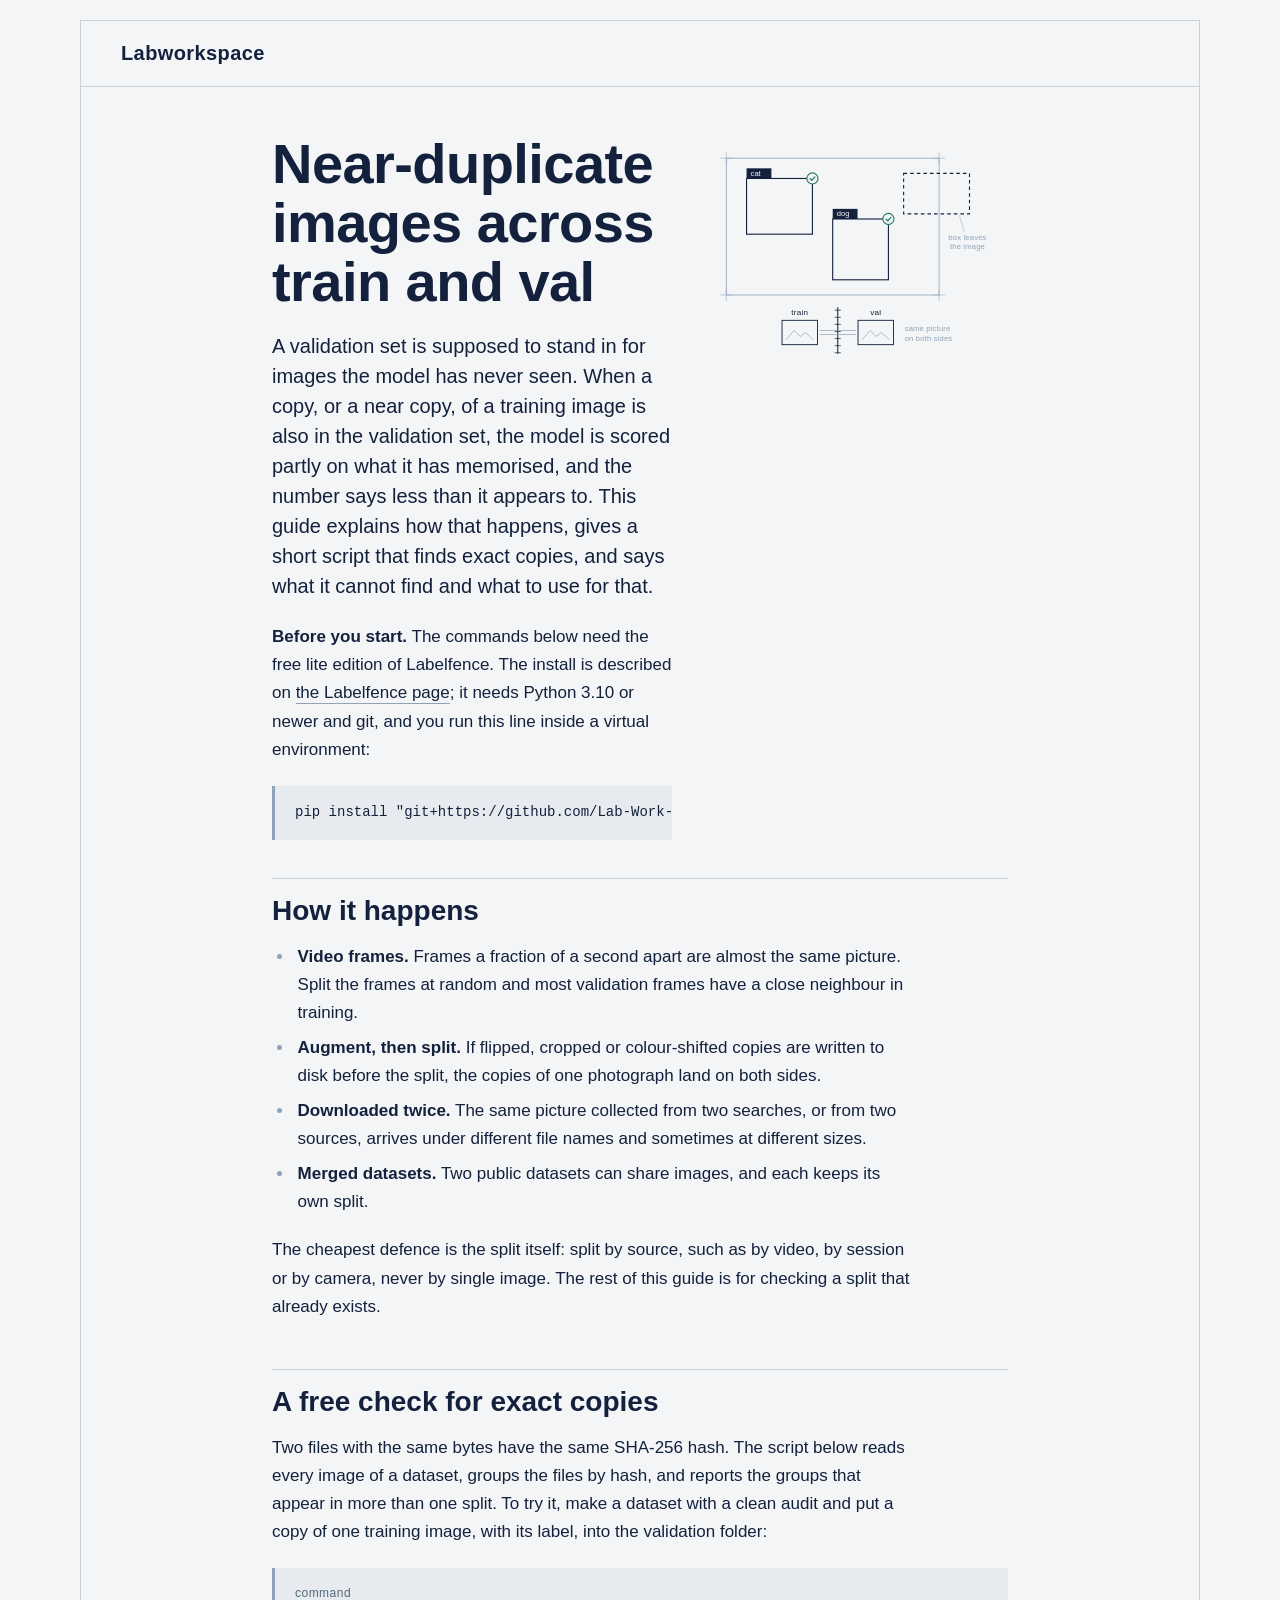
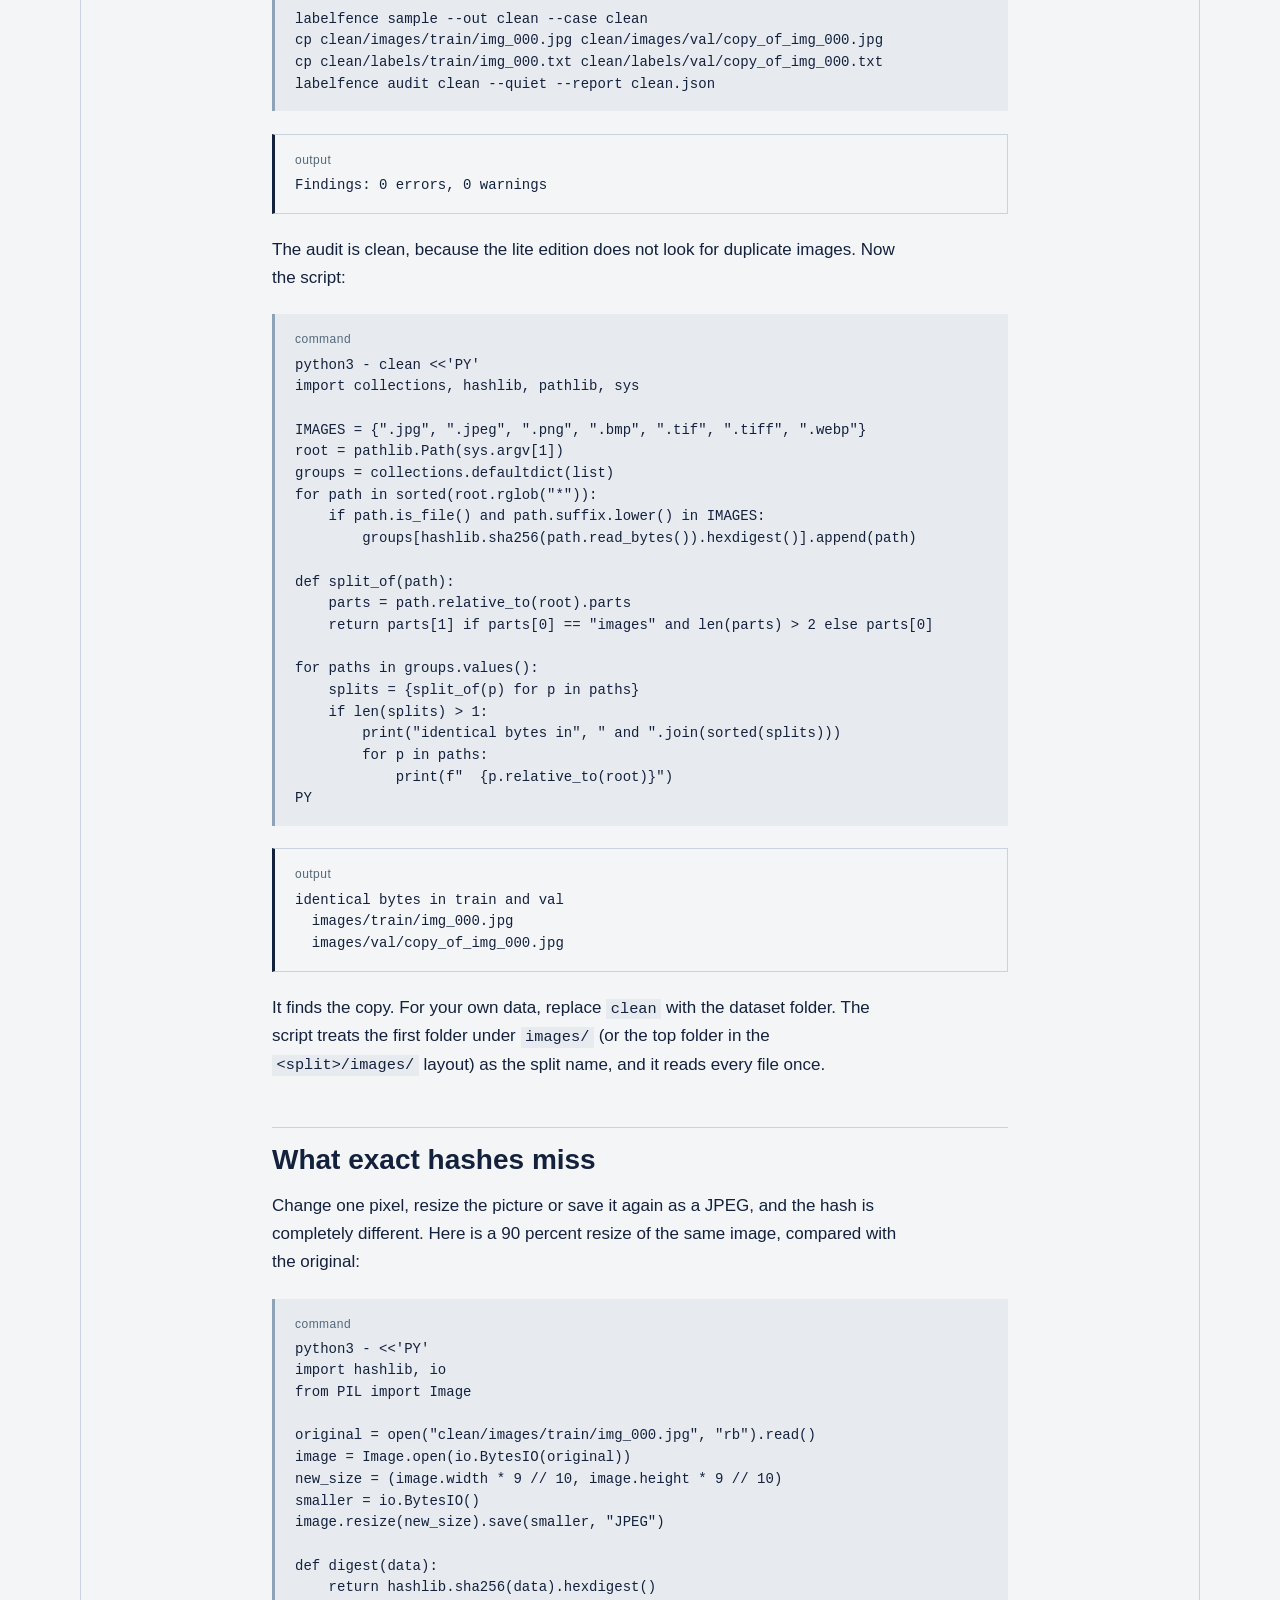
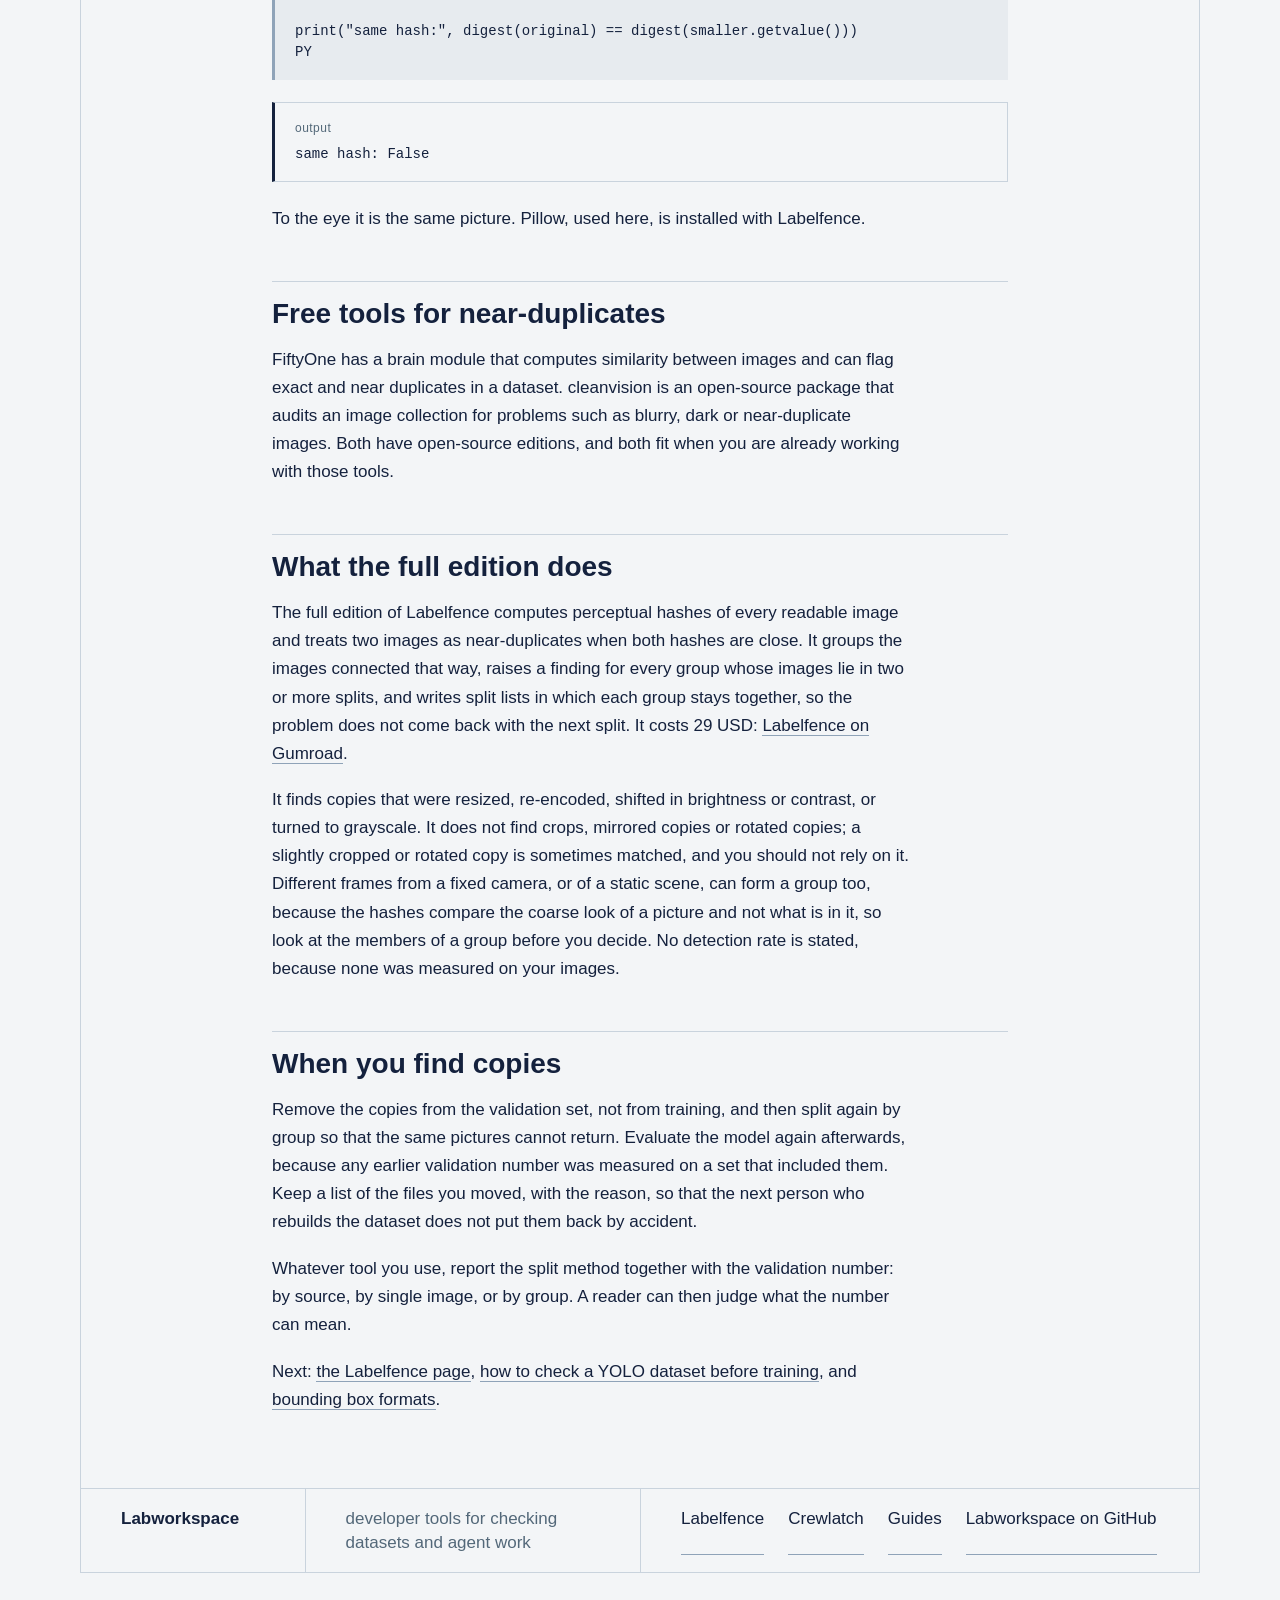
<file: guides/train-val-leakage/index.html>
<!doctype html>
<html lang="en">
<head>
<meta charset="utf-8">
<meta name="viewport" content="width=device-width, initial-scale=1">
<title>Near-duplicate images across train and val</title>
<meta name="description" content="Train val leakage happens when near-duplicate images sit on both sides of a split, and it can inflate validation numbers. Why, and free ways to look.">
<link rel="canonical" href="https://lab-work-space.github.io/guides/train-val-leakage/">
<link rel="stylesheet" href="../../assets/site.css">
</head>
<body>
<a class="skip" href="#content">Skip to the text</a>
<div class="frame">
<div class="sheet">
<header class="sheethead"><a class="brand" href="../../">Labworkspace</a></header>
<main id="content">
<div class="column">
<header class="pagehead"><div class="prose">
<h1 id="near-duplicate-images-across-train-and-val">Near-duplicate images across train and val</h1>
<p>A validation set is supposed to stand in for images the model has never seen. When a copy, or a near copy, of a training image is also in the validation set, the model is scored partly on what it has memorised, and the number says less than it appears to. This guide explains how that happens, gives a short script that finds exact copies, and says what it cannot find and what to use for that.</p>
<p><strong>Before you start.</strong> The commands below need the free lite edition of Labelfence. The install is described on <a href="../../labelfence/#install">the Labelfence page</a>; it needs Python 3.10 or newer and git, and you run this line inside a virtual environment:</p>
<pre tabindex="0"><code>pip install "git+https://github.com/Lab-Work-Space/labelfence-lite@v1.0.0"</code></pre>
</div><figure class="drawing" role="img" aria-label="Line drawing: boxes inside an image frame, one dashed box leaving the frame, and one picture on both sides of a train and val fence."><svg viewBox="-4 0 600 420" aria-hidden="true" focusable="false"><rect x="40" y="30" width="420" height="270" fill="none" stroke="#8FA3B8" stroke-width="1.6"/><path d="M28 30 H52 M40 18 V42" stroke="#8FA3B8" stroke-width="1"/><path d="M448 30 H472 M460 18 V42" stroke="#8FA3B8" stroke-width="1"/><path d="M28 300 H52 M40 288 V312" stroke="#8FA3B8" stroke-width="1"/><path d="M448 300 H472 M460 288 V312" stroke="#8FA3B8" stroke-width="1"/><rect x="80" y="70" width="130" height="110" fill="none" stroke="#14213D" stroke-width="2.2"/><rect x="80" y="50" width="49" height="20" fill="#14213D"/><text x="88" y="65" font-family="'DIN Alternate', 'DIN 2014', Bahnschrift, 'Roboto Condensed', 'Arial Narrow', sans-serif" font-size="15" fill="#F3F5F7">cat</text><circle cx="210" cy="70" r="11" fill="#F3F5F7" stroke="#1F7A5C" stroke-width="2.2"/><path d="M205.4 70.2 l3.3 3.5 l6.1 -6.8" fill="none" stroke="#1F7A5C" stroke-width="2.4" stroke-linecap="round" stroke-linejoin="round"/><rect x="250" y="150" width="110" height="120" fill="none" stroke="#14213D" stroke-width="2.2"/><rect x="250" y="130" width="49" height="20" fill="#14213D"/><text x="258" y="145" font-family="'DIN Alternate', 'DIN 2014', Bahnschrift, 'Roboto Condensed', 'Arial Narrow', sans-serif" font-size="15" fill="#F3F5F7">dog</text><circle cx="360" cy="150" r="11" fill="#F3F5F7" stroke="#1F7A5C" stroke-width="2.2"/><path d="M355.4 150.2 l3.3 3.5 l6.1 -6.8" fill="none" stroke="#1F7A5C" stroke-width="2.4" stroke-linecap="round" stroke-linejoin="round"/><rect x="390" y="60" width="130" height="80" fill="none" stroke="#14213D" stroke-width="2.2" stroke-dasharray="7 6"/><path d="M500 142 L510 176" stroke="#8FA3B8" stroke-width="1" fill="none"/><text x="516" y="192" font-family="'DIN Alternate', 'DIN 2014', Bahnschrift, 'Roboto Condensed', 'Arial Narrow', sans-serif" font-size="15" fill="#8FA3B8" text-anchor="middle" letter-spacing="0.4">box leaves</text><text x="516" y="210" font-family="'DIN Alternate', 'DIN 2014', Bahnschrift, 'Roboto Condensed', 'Arial Narrow', sans-serif" font-size="15" fill="#8FA3B8" text-anchor="middle" letter-spacing="0.4">the image</text><path d="M260 324 V416" stroke="#14213D" stroke-width="2"/><path d="M254 330 H266" stroke="#14213D" stroke-width="1.4"/><path d="M254 344 H266" stroke="#14213D" stroke-width="1.4"/><path d="M254 358 H266" stroke="#14213D" stroke-width="1.4"/><path d="M254 372 H266" stroke="#14213D" stroke-width="1.4"/><path d="M254 386 H266" stroke="#14213D" stroke-width="1.4"/><path d="M254 400 H266" stroke="#14213D" stroke-width="1.4"/><path d="M254 414 H266" stroke="#14213D" stroke-width="1.4"/><rect x="150" y="350" width="70" height="48" fill="none" stroke="#14213D" stroke-width="1.8"/><path d="M158 388 l16 -18 l12 12 l10 -8 l16 14" fill="none" stroke="#8FA3B8" stroke-width="1.4"/><rect x="300" y="350" width="70" height="48" fill="none" stroke="#14213D" stroke-width="1.8"/><path d="M308 388 l16 -18 l12 12 l10 -8 l16 14" fill="none" stroke="#8FA3B8" stroke-width="1.4"/><path d="M224 370 H296 M224 378 H296" stroke="#8FA3B8" stroke-width="1.4"/><text x="185" y="340" font-family="'DIN Alternate', 'DIN 2014', Bahnschrift, 'Roboto Condensed', 'Arial Narrow', sans-serif" font-size="16" fill="#14213D" text-anchor="middle" letter-spacing="0.4">train</text><text x="335" y="340" font-family="'DIN Alternate', 'DIN 2014', Bahnschrift, 'Roboto Condensed', 'Arial Narrow', sans-serif" font-size="16" fill="#14213D" text-anchor="middle" letter-spacing="0.4">val</text><text x="392" y="372" font-family="'DIN Alternate', 'DIN 2014', Bahnschrift, 'Roboto Condensed', 'Arial Narrow', sans-serif" font-size="15" fill="#8FA3B8" text-anchor="start" letter-spacing="0.4">same picture</text><text x="392" y="390" font-family="'DIN Alternate', 'DIN 2014', Bahnschrift, 'Roboto Condensed', 'Arial Narrow', sans-serif" font-size="15" fill="#8FA3B8" text-anchor="start" letter-spacing="0.4">on both sides</text></svg></figure></header>
<article class="prose">
<h2 id="how-it-happens">How it happens</h2>
<ul><li><strong>Video frames.</strong> Frames a fraction of a second apart are almost the same picture. Split the frames at random and most validation frames have a close neighbour in training.</li><li><strong>Augment, then split.</strong> If flipped, cropped or colour-shifted copies are written to disk before the split, the copies of one photograph land on both sides.</li><li><strong>Downloaded twice.</strong> The same picture collected from two searches, or from two sources, arrives under different file names and sometimes at different sizes.</li><li><strong>Merged datasets.</strong> Two public datasets can share images, and each keeps its own split.</li></ul>
<p>The cheapest defence is the split itself: split by source, such as by video, by session or by camera, never by single image. The rest of this guide is for checking a split that already exists.</p>
<h2 id="a-free-check-for-exact-copies">A free check for exact copies</h2>
<p>Two files with the same bytes have the same SHA-256 hash. The script below reads every image of a dataset, groups the files by hash, and reports the groups that appear in more than one split. To try it, make a dataset with a clean audit and put a copy of one training image, with its label, into the validation folder:</p>
<pre tabindex="0" class="command"><code>labelfence sample --out clean --case clean
cp clean/images/train/img_000.jpg clean/images/val/copy_of_img_000.jpg
cp clean/labels/train/img_000.txt clean/labels/val/copy_of_img_000.txt
labelfence audit clean --quiet --report clean.json</code></pre>
<pre tabindex="0" class="output"><code>Findings: 0 errors, 0 warnings</code></pre>
<p>The audit is clean, because the lite edition does not look for duplicate images. Now the script:</p>
<pre tabindex="0" class="command"><code>python3 - clean &lt;&lt;'PY'
import collections, hashlib, pathlib, sys

IMAGES = {".jpg", ".jpeg", ".png", ".bmp", ".tif", ".tiff", ".webp"}
root = pathlib.Path(sys.argv[1])
groups = collections.defaultdict(list)
for path in sorted(root.rglob("*")):
    if path.is_file() and path.suffix.lower() in IMAGES:
        groups[hashlib.sha256(path.read_bytes()).hexdigest()].append(path)

def split_of(path):
    parts = path.relative_to(root).parts
    return parts[1] if parts[0] == "images" and len(parts) &gt; 2 else parts[0]

for paths in groups.values():
    splits = {split_of(p) for p in paths}
    if len(splits) &gt; 1:
        print("identical bytes in", " and ".join(sorted(splits)))
        for p in paths:
            print(f"  {p.relative_to(root)}")
PY</code></pre>
<pre tabindex="0" class="output"><code>identical bytes in train and val
  images/train/img_000.jpg
  images/val/copy_of_img_000.jpg</code></pre>
<p>It finds the copy. For your own data, replace <code>clean</code> with the dataset folder. The script treats the first folder under <code>images/</code> (or the top folder in the <code>&lt;split&gt;/images/</code> layout) as the split name, and it reads every file once.</p>
<h2 id="what-exact-hashes-miss">What exact hashes miss</h2>
<p>Change one pixel, resize the picture or save it again as a JPEG, and the hash is completely different. Here is a 90 percent resize of the same image, compared with the original:</p>
<pre tabindex="0" class="command"><code>python3 - &lt;&lt;'PY'
import hashlib, io
from PIL import Image

original = open("clean/images/train/img_000.jpg", "rb").read()
image = Image.open(io.BytesIO(original))
new_size = (image.width * 9 // 10, image.height * 9 // 10)
smaller = io.BytesIO()
image.resize(new_size).save(smaller, "JPEG")

def digest(data):
    return hashlib.sha256(data).hexdigest()

print("same hash:", digest(original) == digest(smaller.getvalue()))
PY</code></pre>
<pre tabindex="0" class="output"><code>same hash: False</code></pre>
<p>To the eye it is the same picture. Pillow, used here, is installed with Labelfence.</p>
<h2 id="free-tools-for-near-duplicates">Free tools for near-duplicates</h2>
<p>FiftyOne has a brain module that computes similarity between images and can flag exact and near duplicates in a dataset. cleanvision is an open-source package that audits an image collection for problems such as blurry, dark or near-duplicate images. Both have open-source editions, and both fit when you are already working with those tools.</p>
<h2 id="what-the-full-edition-does">What the full edition does</h2>
<p>The full edition of Labelfence computes perceptual hashes of every readable image and treats two images as near-duplicates when both hashes are close. It groups the images connected that way, raises a finding for every group whose images lie in two or more splits, and writes split lists in which each group stays together, so the problem does not come back with the next split. It costs 29 USD: <a href="https://labworkspace.gumroad.com/l/labelfence" rel="noreferrer">Labelfence on Gumroad</a>.</p>
<p>It finds copies that were resized, re-encoded, shifted in brightness or contrast, or turned to grayscale. It does not find crops, mirrored copies or rotated copies; a slightly cropped or rotated copy is sometimes matched, and you should not rely on it. Different frames from a fixed camera, or of a static scene, can form a group too, because the hashes compare the coarse look of a picture and not what is in it, so look at the members of a group before you decide. No detection rate is stated, because none was measured on your images.</p>
<h2 id="when-you-find-copies">When you find copies</h2>
<p>Remove the copies from the validation set, not from training, and then split again by group so that the same pictures cannot return. Evaluate the model again afterwards, because any earlier validation number was measured on a set that included them. Keep a list of the files you moved, with the reason, so that the next person who rebuilds the dataset does not put them back by accident.</p>
<p>Whatever tool you use, report the split method together with the validation number: by source, by single image, or by group. A reader can then judge what the number can mean.</p>
<p>Next: <a href="../../labelfence/">the Labelfence page</a>, <a href="../check-yolo-dataset/">how to check a YOLO dataset before training</a>, and <a href="../bounding-box-formats/">bounding box formats</a>.</p>
</article>
</div>
</main>
<footer class="titleblock">
<div class="tb-brand"><a href="../../"><strong>Labworkspace</strong></a></div>
<div class="tb-sheet">developer tools for checking datasets and agent work</div>
<nav class="tb-links" aria-label="Site"><a href="../../labelfence/">Labelfence</a> <a href="../../crewlatch/">Crewlatch</a> <a href="../../#guides">Guides</a> <a href="https://github.com/Lab-Work-Space" rel="noreferrer">Labworkspace on GitHub</a></nav>
</footer>
</div>
</div>
</body>
</html>
</file>
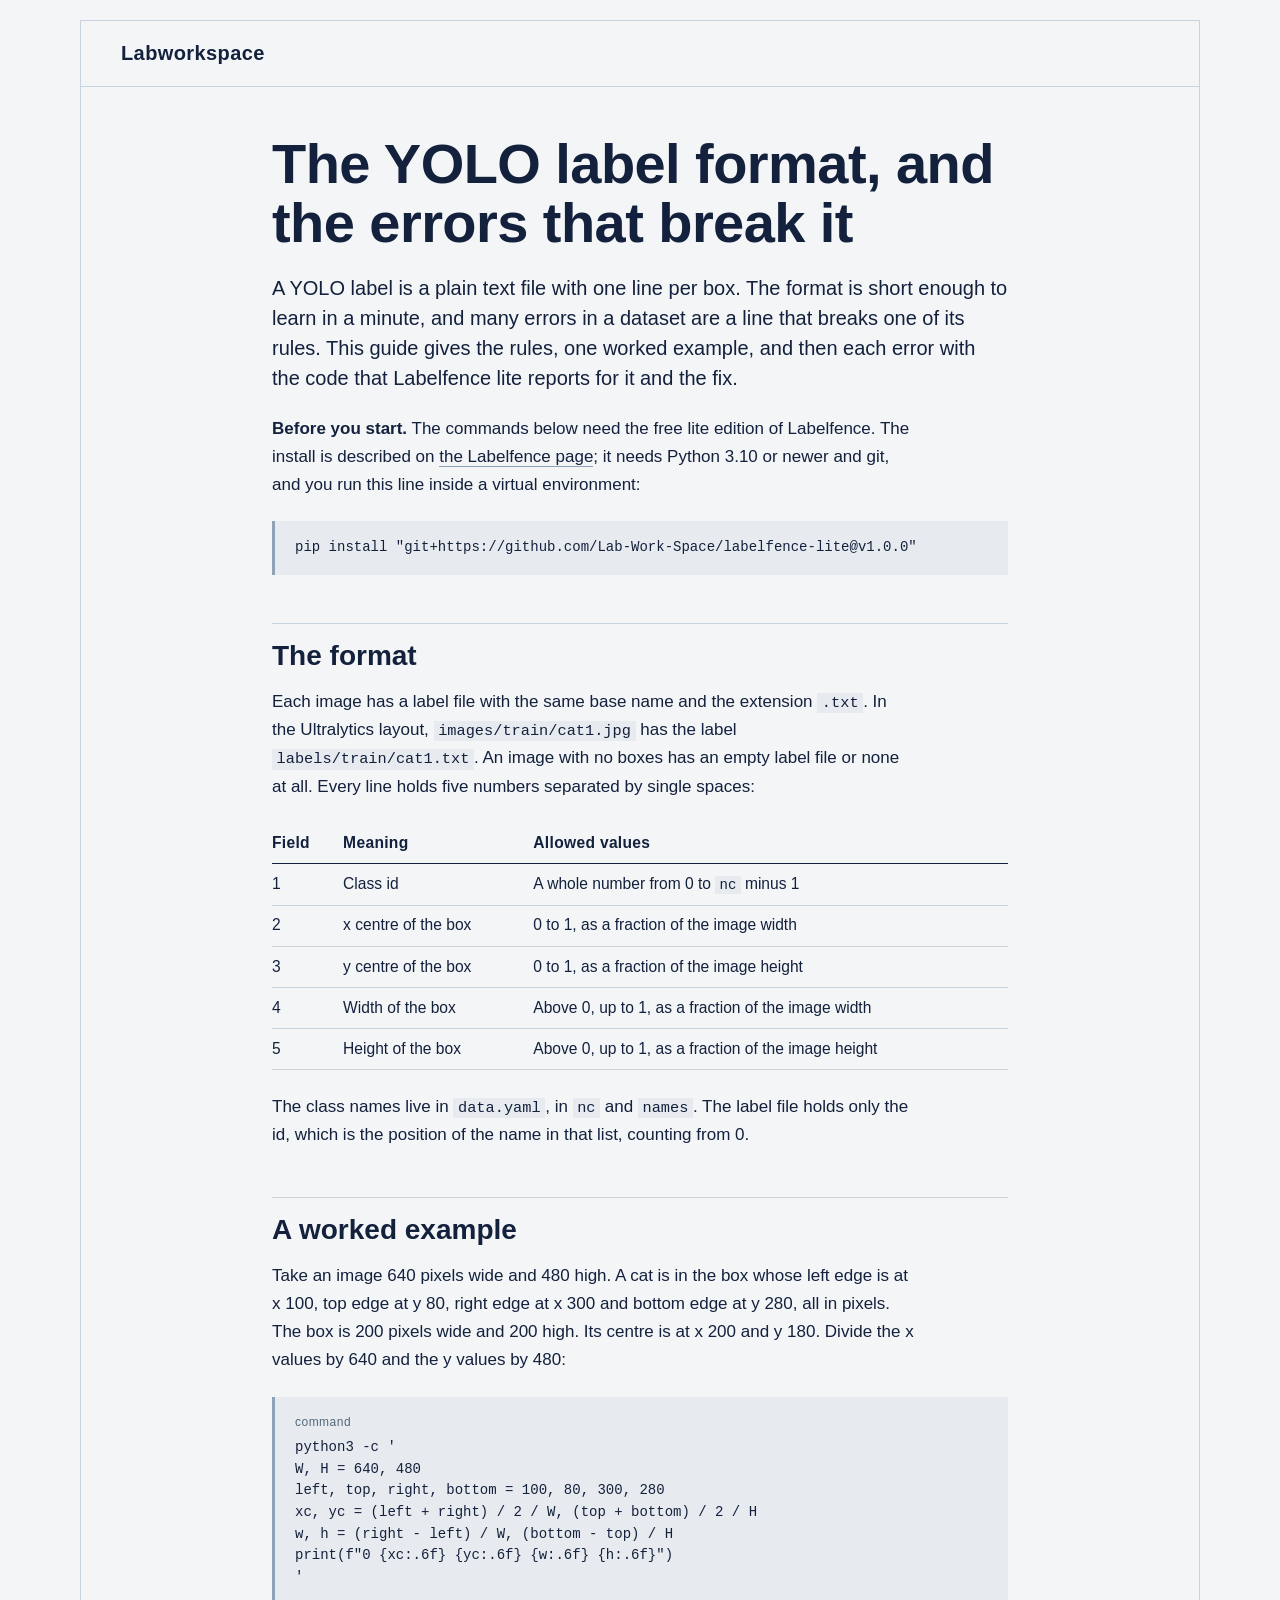
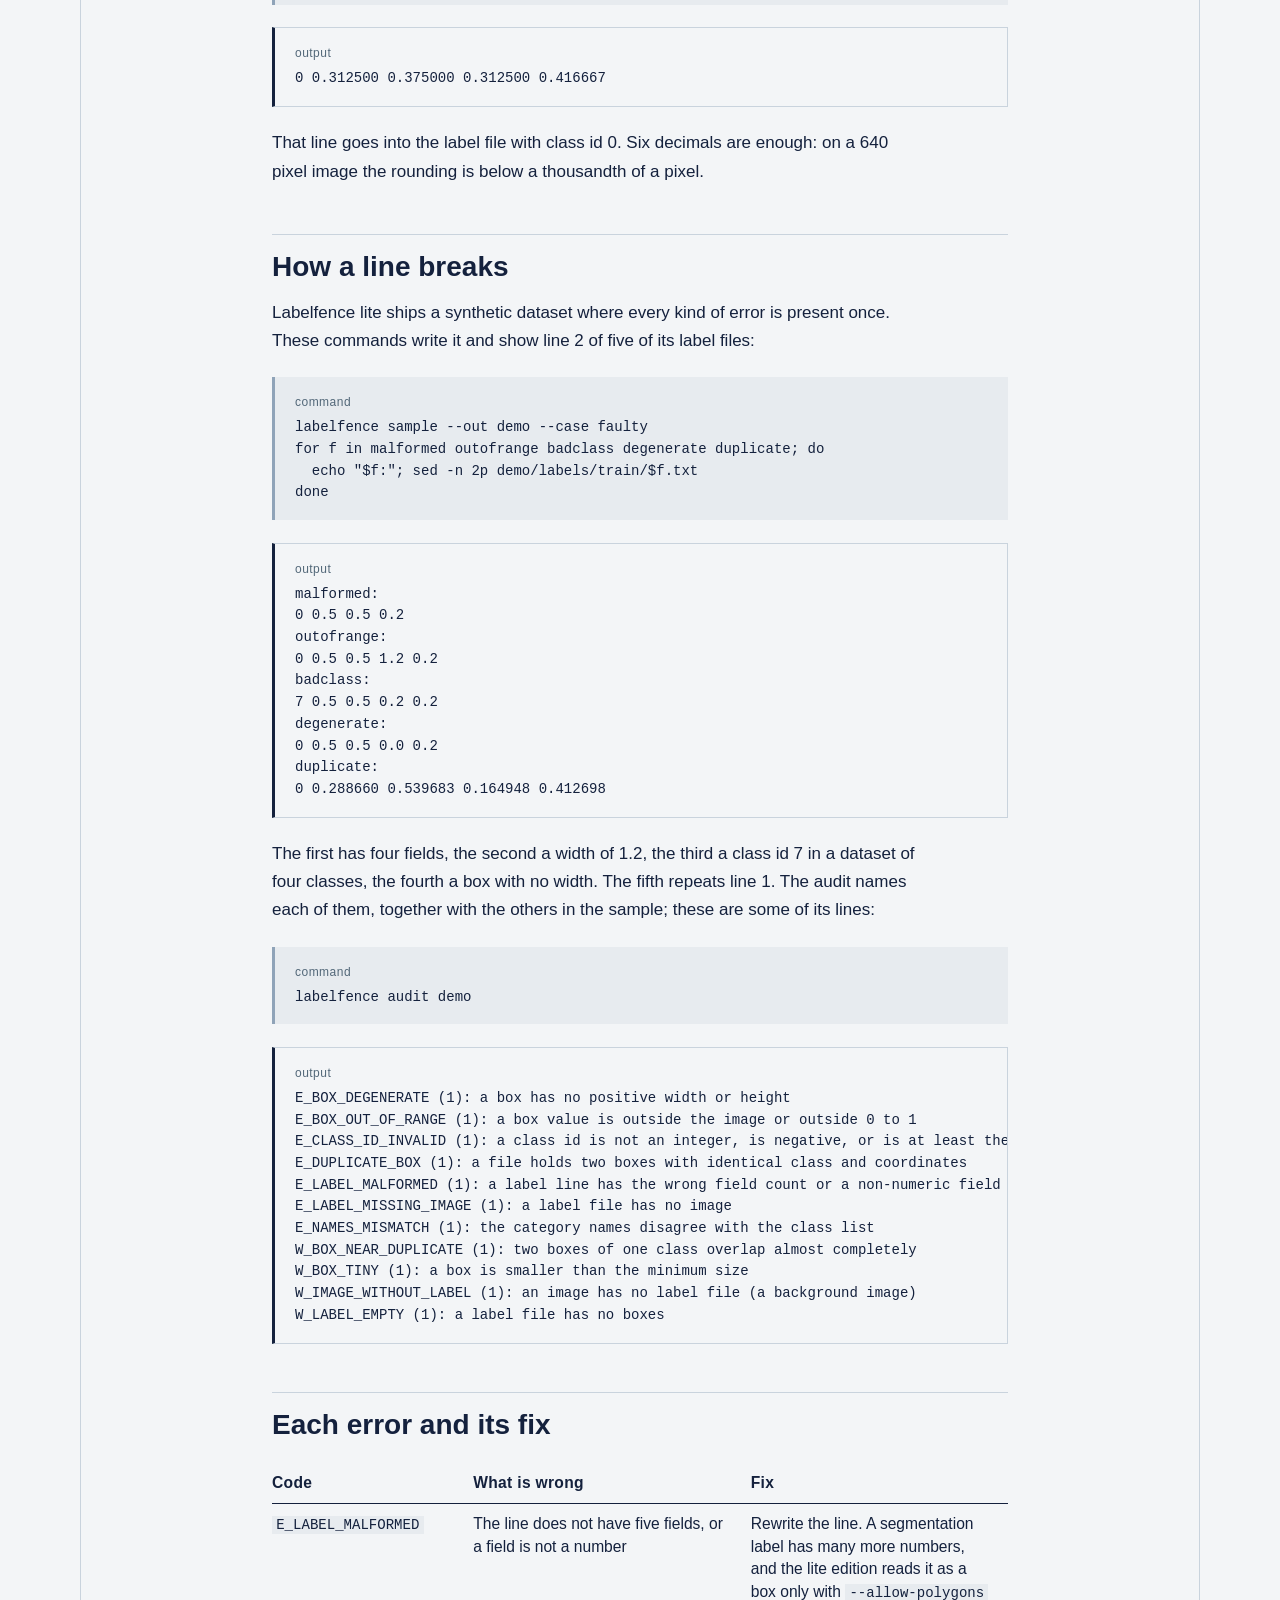
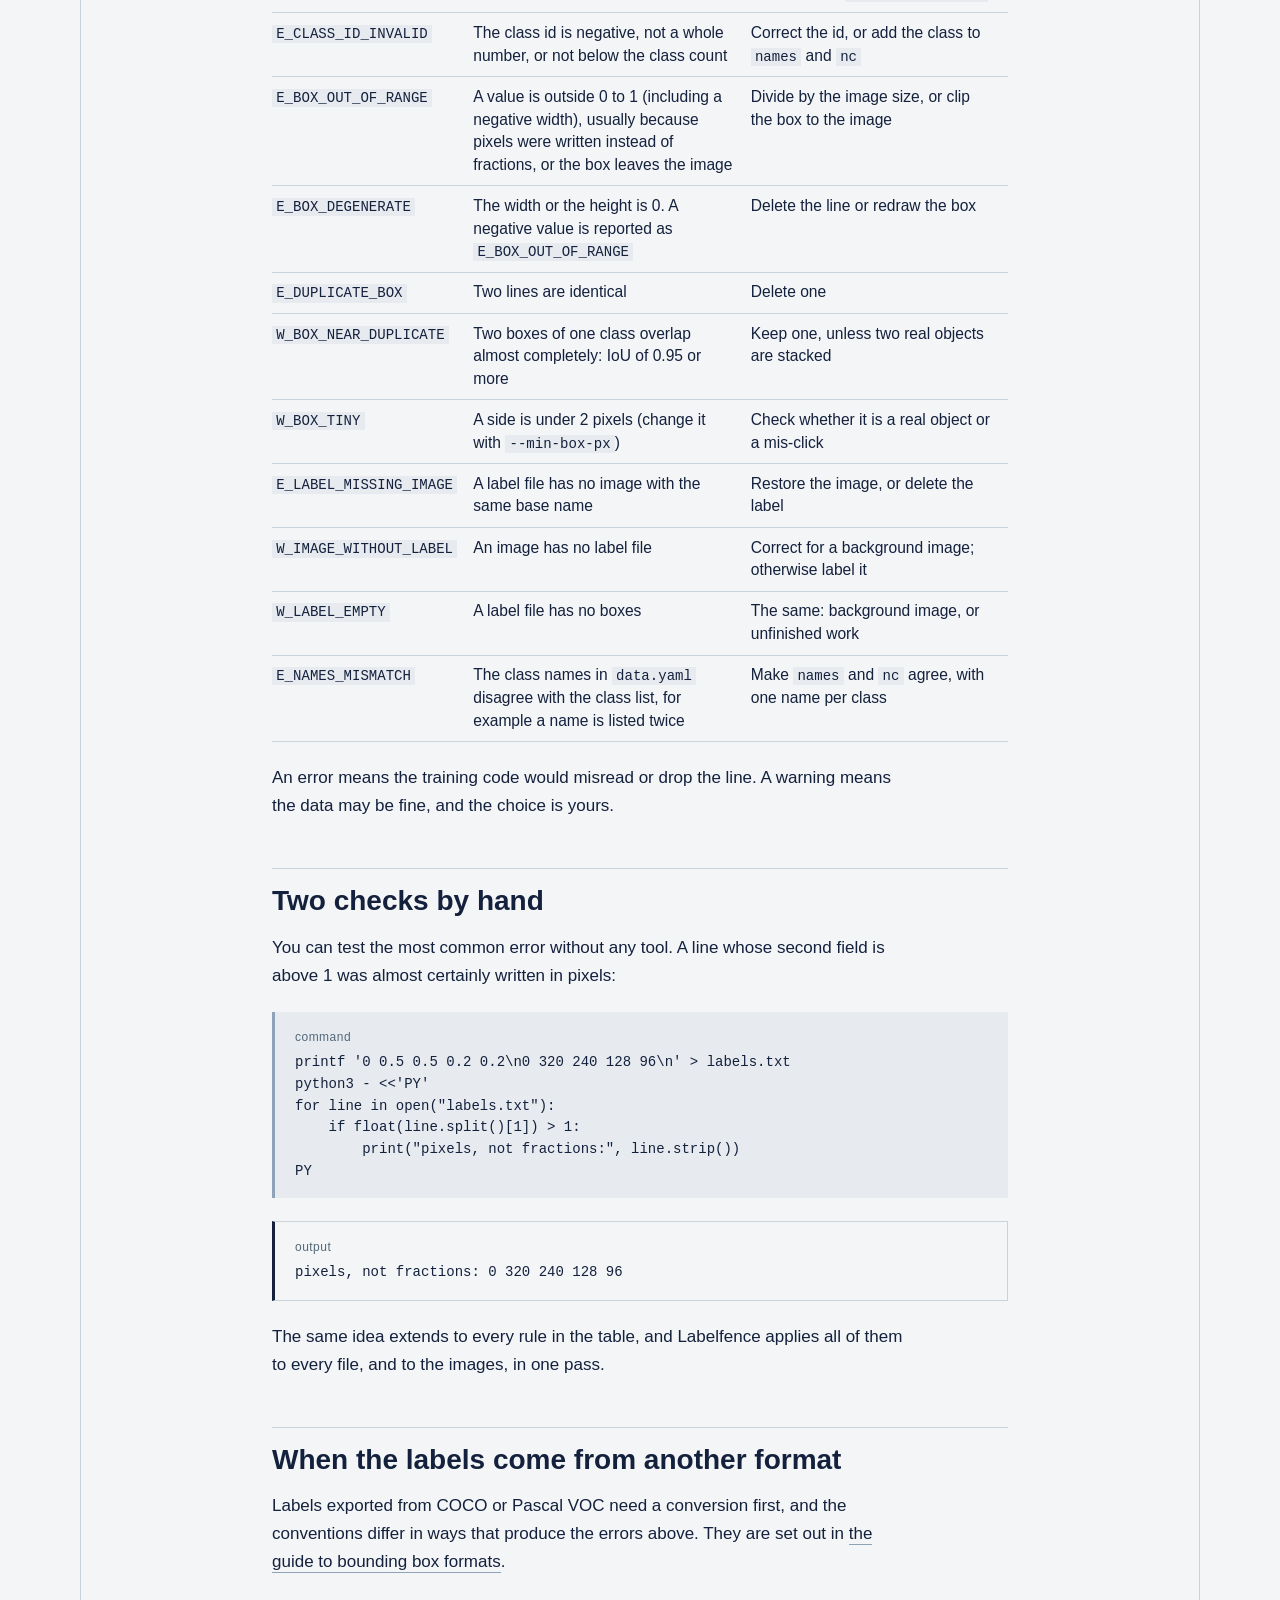
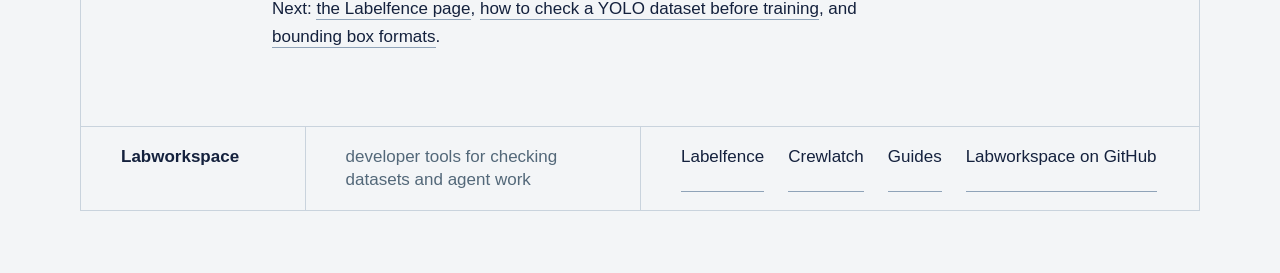
<file: guides/yolo-label-format-errors/index.html>
<!doctype html>
<html lang="en">
<head>
<meta charset="utf-8">
<meta name="viewport" content="width=device-width, initial-scale=1">
<title>The YOLO label format, and the errors that break it</title>
<meta name="description" content="The YOLO label format in one table, a worked example with numbers, and every way a label file goes wrong, with the Labelfence finding code and the fix for each.">
<link rel="canonical" href="https://lab-work-space.github.io/guides/yolo-label-format-errors/">
<link rel="stylesheet" href="../../assets/site.css">
</head>
<body>
<a class="skip" href="#content">Skip to the text</a>
<div class="frame">
<div class="sheet">
<header class="sheethead"><a class="brand" href="../../">Labworkspace</a></header>
<main id="content">
<div class="column">
<article class="prose">
<h1 id="the-yolo-label-format-and-the-errors-that-break-it">The YOLO label format, and the errors that break it</h1>
<p>A YOLO label is a plain text file with one line per box. The format is short enough to learn in a minute, and many errors in a dataset are a line that breaks one of its rules. This guide gives the rules, one worked example, and then each error with the code that Labelfence lite reports for it and the fix.</p>
<p><strong>Before you start.</strong> The commands below need the free lite edition of Labelfence. The install is described on <a href="../../labelfence/#install">the Labelfence page</a>; it needs Python 3.10 or newer and git, and you run this line inside a virtual environment:</p>
<pre tabindex="0"><code>pip install "git+https://github.com/Lab-Work-Space/labelfence-lite@v1.0.0"</code></pre>
<h2 id="the-format">The format</h2>
<p>Each image has a label file with the same base name and the extension <code>.txt</code>. In the Ultralytics layout, <code>images/train/cat1.jpg</code> has the label <code>labels/train/cat1.txt</code>. An image with no boxes has an empty label file or none at all. Every line holds five numbers separated by single spaces:</p>
<div class="table-wrap" role="region" aria-label="Table" tabindex="0"><table><thead><tr><th>Field</th><th>Meaning</th><th>Allowed values</th></tr></thead><tbody><tr><td>1</td><td>Class id</td><td>A whole number from 0 to <code>nc</code> minus 1</td></tr><tr><td>2</td><td>x centre of the box</td><td>0 to 1, as a fraction of the image width</td></tr><tr><td>3</td><td>y centre of the box</td><td>0 to 1, as a fraction of the image height</td></tr><tr><td>4</td><td>Width of the box</td><td>Above 0, up to 1, as a fraction of the image width</td></tr><tr><td>5</td><td>Height of the box</td><td>Above 0, up to 1, as a fraction of the image height</td></tr></tbody></table></div>
<p>The class names live in <code>data.yaml</code>, in <code>nc</code> and <code>names</code>. The label file holds only the id, which is the position of the name in that list, counting from 0.</p>
<h2 id="a-worked-example">A worked example</h2>
<p>Take an image 640 pixels wide and 480 high. A cat is in the box whose left edge is at x 100, top edge at y 80, right edge at x 300 and bottom edge at y 280, all in pixels. The box is 200 pixels wide and 200 high. Its centre is at x 200 and y 180. Divide the x values by 640 and the y values by 480:</p>
<pre tabindex="0" class="command"><code>python3 -c '
W, H = 640, 480
left, top, right, bottom = 100, 80, 300, 280
xc, yc = (left + right) / 2 / W, (top + bottom) / 2 / H
w, h = (right - left) / W, (bottom - top) / H
print(f"0 {xc:.6f} {yc:.6f} {w:.6f} {h:.6f}")
'</code></pre>
<pre tabindex="0" class="output"><code>0 0.312500 0.375000 0.312500 0.416667</code></pre>
<p>That line goes into the label file with class id 0. Six decimals are enough: on a 640 pixel image the rounding is below a thousandth of a pixel.</p>
<h2 id="how-a-line-breaks">How a line breaks</h2>
<p>Labelfence lite ships a synthetic dataset where every kind of error is present once. These commands write it and show line 2 of five of its label files:</p>
<pre tabindex="0" class="command"><code>labelfence sample --out demo --case faulty
for f in malformed outofrange badclass degenerate duplicate; do
  echo "$f:"; sed -n 2p demo/labels/train/$f.txt
done</code></pre>
<pre tabindex="0" class="output"><code>malformed:
0 0.5 0.5 0.2
outofrange:
0 0.5 0.5 1.2 0.2
badclass:
7 0.5 0.5 0.2 0.2
degenerate:
0 0.5 0.5 0.0 0.2
duplicate:
0 0.288660 0.539683 0.164948 0.412698</code></pre>
<p>The first has four fields, the second a width of 1.2, the third a class id 7 in a dataset of four classes, the fourth a box with no width. The fifth repeats line 1. The audit names each of them, together with the others in the sample; these are some of its lines:</p>
<pre tabindex="0" class="command"><code>labelfence audit demo</code></pre>
<pre tabindex="0" class="output"><code>E_BOX_DEGENERATE (1): a box has no positive width or height
E_BOX_OUT_OF_RANGE (1): a box value is outside the image or outside 0 to 1
E_CLASS_ID_INVALID (1): a class id is not an integer, is negative, or is at least the class count
E_DUPLICATE_BOX (1): a file holds two boxes with identical class and coordinates
E_LABEL_MALFORMED (1): a label line has the wrong field count or a non-numeric field
E_LABEL_MISSING_IMAGE (1): a label file has no image
E_NAMES_MISMATCH (1): the category names disagree with the class list
W_BOX_NEAR_DUPLICATE (1): two boxes of one class overlap almost completely
W_BOX_TINY (1): a box is smaller than the minimum size
W_IMAGE_WITHOUT_LABEL (1): an image has no label file (a background image)
W_LABEL_EMPTY (1): a label file has no boxes</code></pre>
<h2 id="each-error-and-its-fix">Each error and its fix</h2>
<div class="table-wrap" role="region" aria-label="Table" tabindex="0"><table><thead><tr><th>Code</th><th>What is wrong</th><th>Fix</th></tr></thead><tbody><tr><td><code>E_LABEL_MALFORMED</code></td><td>The line does not have five fields, or a field is not a number</td><td>Rewrite the line. A segmentation label has many more numbers, and the lite edition reads it as a box only with <code>--allow-polygons</code></td></tr><tr><td><code>E_CLASS_ID_INVALID</code></td><td>The class id is negative, not a whole number, or not below the class count</td><td>Correct the id, or add the class to <code>names</code> and <code>nc</code></td></tr><tr><td><code>E_BOX_OUT_OF_RANGE</code></td><td>A value is outside 0 to 1 (including a negative width), usually because pixels were written instead of fractions, or the box leaves the image</td><td>Divide by the image size, or clip the box to the image</td></tr><tr><td><code>E_BOX_DEGENERATE</code></td><td>The width or the height is 0. A negative value is reported as <code>E_BOX_OUT_OF_RANGE</code></td><td>Delete the line or redraw the box</td></tr><tr><td><code>E_DUPLICATE_BOX</code></td><td>Two lines are identical</td><td>Delete one</td></tr><tr><td><code>W_BOX_NEAR_DUPLICATE</code></td><td>Two boxes of one class overlap almost completely: IoU of 0.95 or more</td><td>Keep one, unless two real objects are stacked</td></tr><tr><td><code>W_BOX_TINY</code></td><td>A side is under 2 pixels (change it with <code>--min-box-px</code>)</td><td>Check whether it is a real object or a mis-click</td></tr><tr><td><code>E_LABEL_MISSING_IMAGE</code></td><td>A label file has no image with the same base name</td><td>Restore the image, or delete the label</td></tr><tr><td><code>W_IMAGE_WITHOUT_LABEL</code></td><td>An image has no label file</td><td>Correct for a background image; otherwise label it</td></tr><tr><td><code>W_LABEL_EMPTY</code></td><td>A label file has no boxes</td><td>The same: background image, or unfinished work</td></tr><tr><td><code>E_NAMES_MISMATCH</code></td><td>The class names in <code>data.yaml</code> disagree with the class list, for example a name is listed twice</td><td>Make <code>names</code> and <code>nc</code> agree, with one name per class</td></tr></tbody></table></div>
<p>An error means the training code would misread or drop the line. A warning means the data may be fine, and the choice is yours.</p>
<h2 id="two-checks-by-hand">Two checks by hand</h2>
<p>You can test the most common error without any tool. A line whose second field is above 1 was almost certainly written in pixels:</p>
<pre tabindex="0" class="command"><code>printf '0 0.5 0.5 0.2 0.2\n0 320 240 128 96\n' &gt; labels.txt
python3 - &lt;&lt;'PY'
for line in open("labels.txt"):
    if float(line.split()[1]) &gt; 1:
        print("pixels, not fractions:", line.strip())
PY</code></pre>
<pre tabindex="0" class="output"><code>pixels, not fractions: 0 320 240 128 96</code></pre>
<p>The same idea extends to every rule in the table, and Labelfence applies all of them to every file, and to the images, in one pass.</p>
<h2 id="when-the-labels-come-from-another-format">When the labels come from another format</h2>
<p>Labels exported from COCO or Pascal VOC need a conversion first, and the conventions differ in ways that produce the errors above. They are set out in <a href="../bounding-box-formats/">the guide to bounding box formats</a>.</p>
<p>Next: <a href="../../labelfence/">the Labelfence page</a>, <a href="../check-yolo-dataset/">how to check a YOLO dataset before training</a>, and <a href="../bounding-box-formats/">bounding box formats</a>.</p>
</article>
</div>
</main>
<footer class="titleblock">
<div class="tb-brand"><a href="../../"><strong>Labworkspace</strong></a></div>
<div class="tb-sheet">developer tools for checking datasets and agent work</div>
<nav class="tb-links" aria-label="Site"><a href="../../labelfence/">Labelfence</a> <a href="../../crewlatch/">Crewlatch</a> <a href="../../#guides">Guides</a> <a href="https://github.com/Lab-Work-Space" rel="noreferrer">Labworkspace on GitHub</a></nav>
</footer>
</div>
</div>
</body>
</html>
</file>
<file: assets/site.css>
/* Labworkspace: an engineering drawing sheet. Drafting paper, ink, pencil, one green inspection mark. */
:root {
  --paper: #F3F5F7;
  --paper-dark: #E7EBEF;
  --ink: #14213D;
  --pencil: #8FA3B8;
  --faint: #C9D3DD;
  --muted: #536879;
  --pass: #1F7A5C;
  --head: "DIN Alternate", "DIN 2014", Bahnschrift, "Roboto Condensed", "Arial Narrow", sans-serif;
  --body: "Avenir Next", "Segoe UI", Roboto, "Helvetica Neue", Arial, sans-serif;
  --mono: ui-monospace, SFMono-Regular, Menlo, Consolas, "Liberation Mono", monospace;
}
* { box-sizing: border-box; }
html { background: var(--paper); -webkit-text-size-adjust: 100%; text-size-adjust: 100%; }
body { margin: 0; background: var(--paper); color: var(--ink); font-family: var(--body);
  font-size: 1.0625rem; line-height: 1.65; }

.skip { position: absolute; left: -999px; top: 0; padding: .5rem 1rem; background: var(--ink); color: var(--paper); z-index: 2; }
.skip:focus { left: 0; }

/* the sheet */
.frame { padding: 1.25rem; }
.sheet { max-width: 70rem; margin: 0 auto; border: 1.5px solid var(--faint); }
.sheethead { padding: 1rem 2.5rem; border-bottom: 1.5px solid var(--faint); }
.brand { font-family: var(--head); font-weight: 700; font-size: 1.25rem; letter-spacing: .02em;
  color: var(--ink); text-decoration: none; }
main { padding: 3rem 2.5rem 3.5rem; }

/* title block */
.titleblock { display: grid; grid-template-columns: minmax(0, 1fr) minmax(0, 1.5fr) minmax(0, 2.5fr);
  border-top: 1.5px solid var(--faint); font-family: var(--head); font-size: 1.0625rem; line-height: 1.4; }
.titleblock > * { padding: 1.1rem 2.5rem; min-width: 0; }
.titleblock > * + * { border-left: 1.5px solid var(--faint); }
.tb-brand a { border: 0; }
.tb-sheet { color: var(--muted); }
.tb-links { display: flex; flex-wrap: wrap; gap: .25rem 1.5rem; }
.titleblock a { color: var(--ink); text-decoration: none; border-bottom: 1.5px solid var(--pencil); padding-bottom: .05em; }
.titleblock a:hover { border-bottom-color: var(--ink); }

/* text */
.column { max-width: 46rem; margin: 0 auto; }
.prose > p, .prose > ul, .prose > ol { max-width: 68ch; }
.prose > :first-child { margin-top: 0; }
h1, h2, h3, h4 { font-family: var(--head); font-weight: 700; color: var(--ink); }
h1 { margin: 0 0 1.25rem; font-size: clamp(2.25rem, 6vw, 3.5rem); line-height: 1.05; letter-spacing: -.01em; }
h2 { margin: 3rem 0 1rem; padding-top: 1rem; border-top: 1.5px solid var(--faint); font-size: 1.75rem; line-height: 1.15; }
h3 { margin: 2rem 0 .6rem; font-size: 1.3125rem; line-height: 1.2; letter-spacing: .01em; }
h4 { margin: 1.5rem 0 .4rem; font-size: 1.125rem; }
p { margin: 0 0 1.1em; }
h1 + p { font-size: 1.25rem; line-height: 1.5; }
ul, ol { margin: 0 0 1.2em; padding-left: 1.4rem; }
li { margin: 0 0 .4em; padding-left: .2rem; }
li::marker { color: var(--pencil); }
strong { font-weight: 700; }
a { color: var(--ink); text-decoration: none; border-bottom: 1.5px solid var(--pencil); padding-bottom: .05em; overflow-wrap: anywhere; }
a:hover { border-bottom-color: var(--ink); }
a:focus-visible, [tabindex]:focus-visible { outline: 3px solid var(--pass); outline-offset: 3px; }
.brand, .tb-brand a { border-bottom: 0; }
.brand:hover { color: var(--pass); }

code { font-family: var(--mono); font-size: .9em; background: var(--paper-dark); padding: .08em .3em; white-space: nowrap; }
pre { margin: 1.4rem 0; padding: 1rem 1.25rem; background: var(--paper-dark); border-left: 3px solid var(--pencil);
  overflow-x: auto; max-width: 100%; font-size: .875rem; line-height: 1.55; -moz-tab-size: 4; tab-size: 4; }
pre code { background: none; padding: 0; font-size: inherit; white-space: pre; }
pre.command { border-left-color: var(--pencil); }
pre.output { border-left-color: var(--ink); background: var(--paper); border: 1.5px solid var(--faint); border-left: 3px solid var(--ink); }
pre.command::before, pre.output::before { display: block; margin-bottom: .35rem; font-family: var(--head); font-size: .75rem;
  letter-spacing: .04em; color: var(--muted); }
pre.command::before { content: "command"; }
pre.output::before { content: "output"; }
/* a scrollbar that stays visible, so that a cut-off line shows that the block scrolls */
pre::-webkit-scrollbar { height: 10px; background: var(--faint); }
pre::-webkit-scrollbar-track { background: var(--faint); }
pre::-webkit-scrollbar-thumb { background: var(--pencil); }
@supports (-moz-appearance: none) { pre { scrollbar-width: thin; scrollbar-color: var(--pencil) var(--faint); } }

.table-wrap { margin: 1.4rem 0; overflow-x: auto; max-width: 100%; }
table { border-collapse: collapse; width: 100%; font-size: .975rem; line-height: 1.45; }
th, td { padding: .55rem 1rem .55rem 0; text-align: left; vertical-align: top; border-bottom: 1.5px solid var(--faint); }
th { font-family: var(--head); font-weight: 700; letter-spacing: .02em; white-space: nowrap; border-bottom-color: var(--ink); }
td code { white-space: nowrap; }
.a-r { text-align: right; }
.a-c { text-align: center; }

/* a tool page: the drawing in the head, beside the title and the lead */
figure.drawing { margin: 0; }
.drawing svg { display: block; width: 100%; height: auto; user-select: none; }
.pagehead { display: grid; grid-template-columns: minmax(0, 1fr) 19rem; gap: 2rem; align-items: start; margin-bottom: 1rem; }
.pagehead figure { margin-top: .5rem; }

/* the index */
.masthead { padding-bottom: 2.5rem; }
.masthead h1 { font-size: clamp(2.75rem, 8vw, 5rem); line-height: 1; margin-bottom: 1.25rem; }
.masthead p { max-width: 36rem; margin: 0; font-size: 1.3125rem; line-height: 1.45; }
.entry { display: grid; grid-template-columns: minmax(0, 5fr) minmax(0, 6fr); gap: 2.5rem; align-items: center;
  padding: 2.5rem 0; border-top: 1.5px solid var(--faint); }
.entry h2 { margin: 0 0 .75rem; padding: 0; border: 0; font-size: 2.5rem; line-height: 1.05; }
.entry .drawing { max-width: 32rem; margin-left: auto; width: 100%; }
.entry ul { list-style: none; padding: 0; display: flex; flex-wrap: wrap; gap: .4rem 1.5rem; margin-top: 1.25rem; }
.entry li { margin: 0; padding: 0; }
.plain { padding: 2.5rem 0 0; border-top: 1.5px solid var(--faint); }
.plain h2 { margin: 0 0 1rem; padding: 0; border: 0; }
.plain ul { list-style: none; padding: 0; }
.plain li { margin: 0 0 .75rem; padding: 0; }

@media (max-width: 46rem) {
  .prose :not(pre) > code { white-space: normal; overflow-wrap: anywhere; }
  table { width: 100%; font-size: .9rem; }
  th { white-space: normal; }
  td code { white-space: normal; overflow-wrap: anywhere; }
  th, td { padding-right: .6rem; }
  .pagehead { grid-template-columns: minmax(0, 1fr); gap: 1rem; }
  .pagehead figure { max-width: 24rem; }
  .frame { padding: .75rem; }
  .sheethead { padding: .8rem 1.25rem; }
  main { padding: 2rem 1.25rem 2.5rem; }
  .masthead p { font-size: 1.125rem; }
  .entry { grid-template-columns: minmax(0, 1fr); gap: 1.5rem; padding: 2rem 0; }
  .entry .drawing { margin: 0 auto; }
  .entry h2 { font-size: 2.125rem; }
  h2 { font-size: 1.5rem; margin-top: 2.5rem; }
  .titleblock { grid-template-columns: minmax(0, 1fr); }
  .titleblock > * { padding: .85rem 1.25rem; }
  .titleblock > * + * { border-left: 0; border-top: 1.5px solid var(--faint); }
  pre { padding: .85rem 1rem; margin-left: -.25rem; margin-right: -.25rem; }
}
</file>
